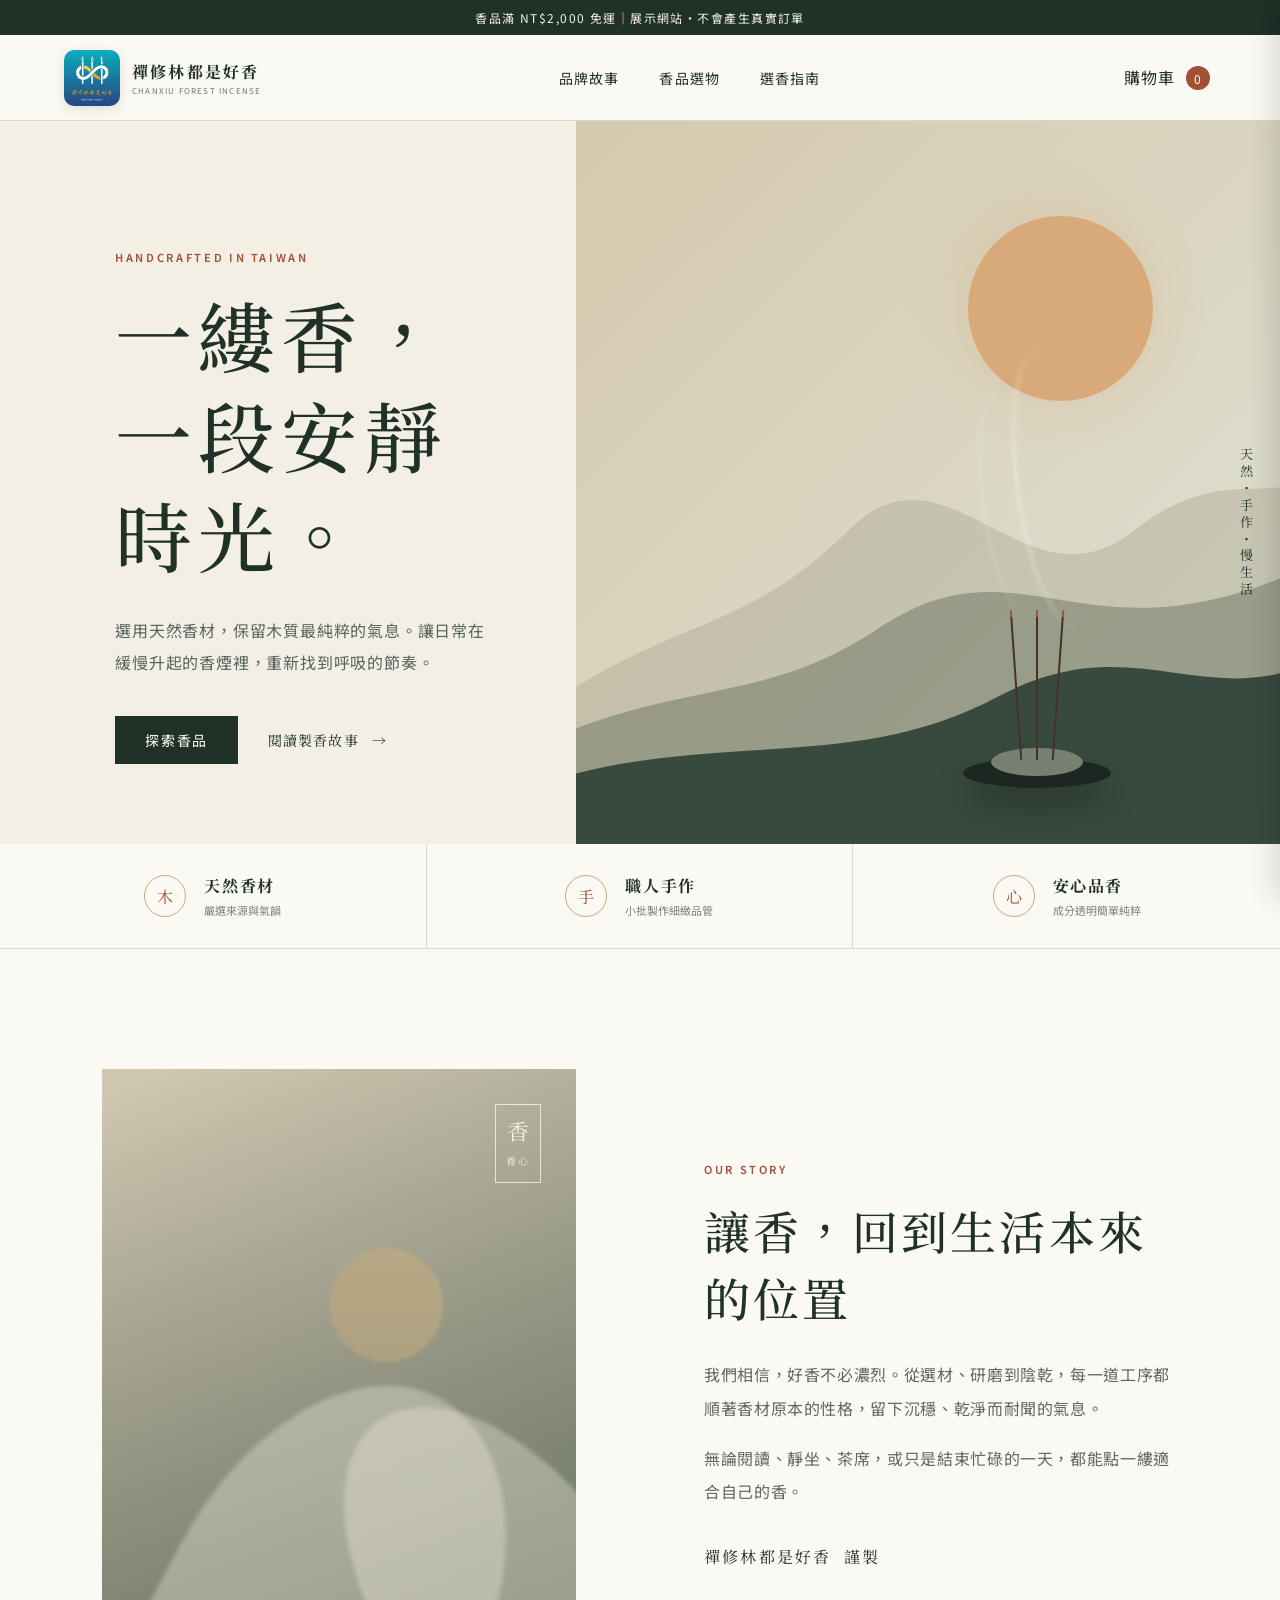
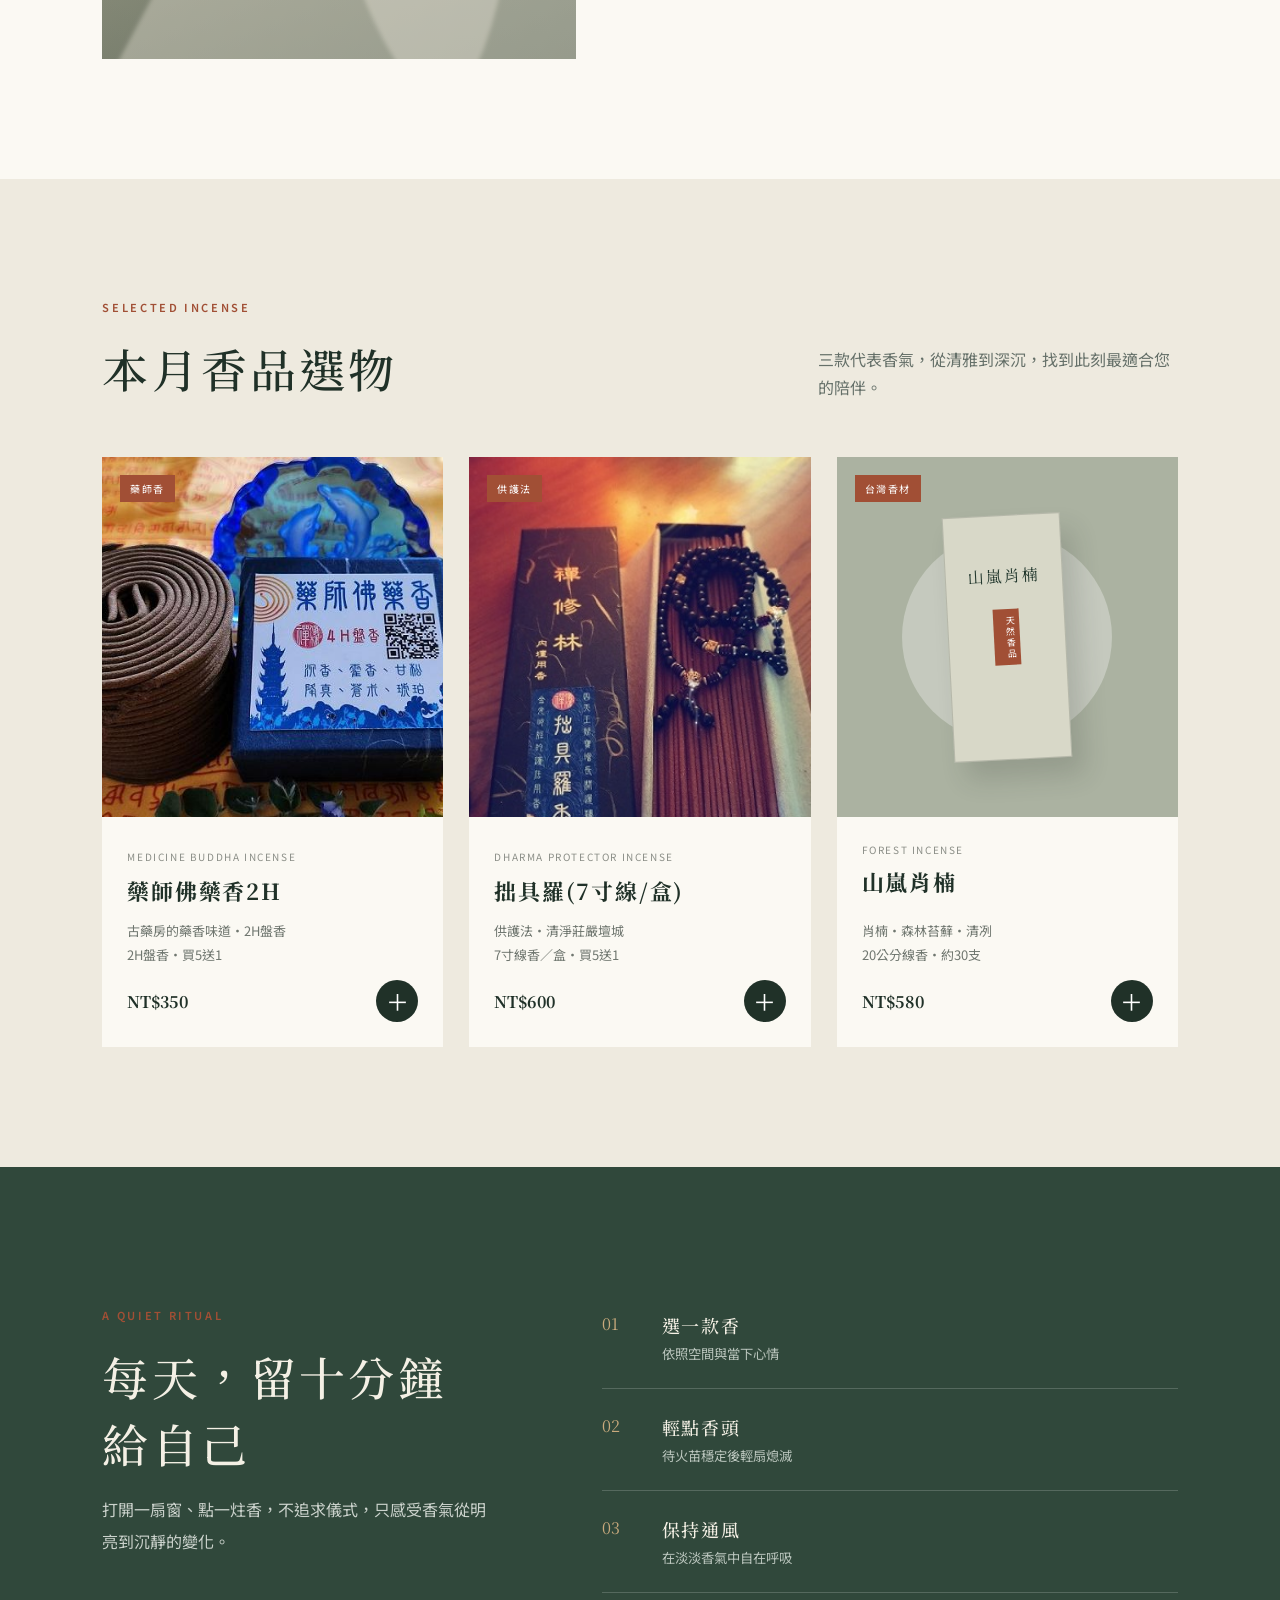
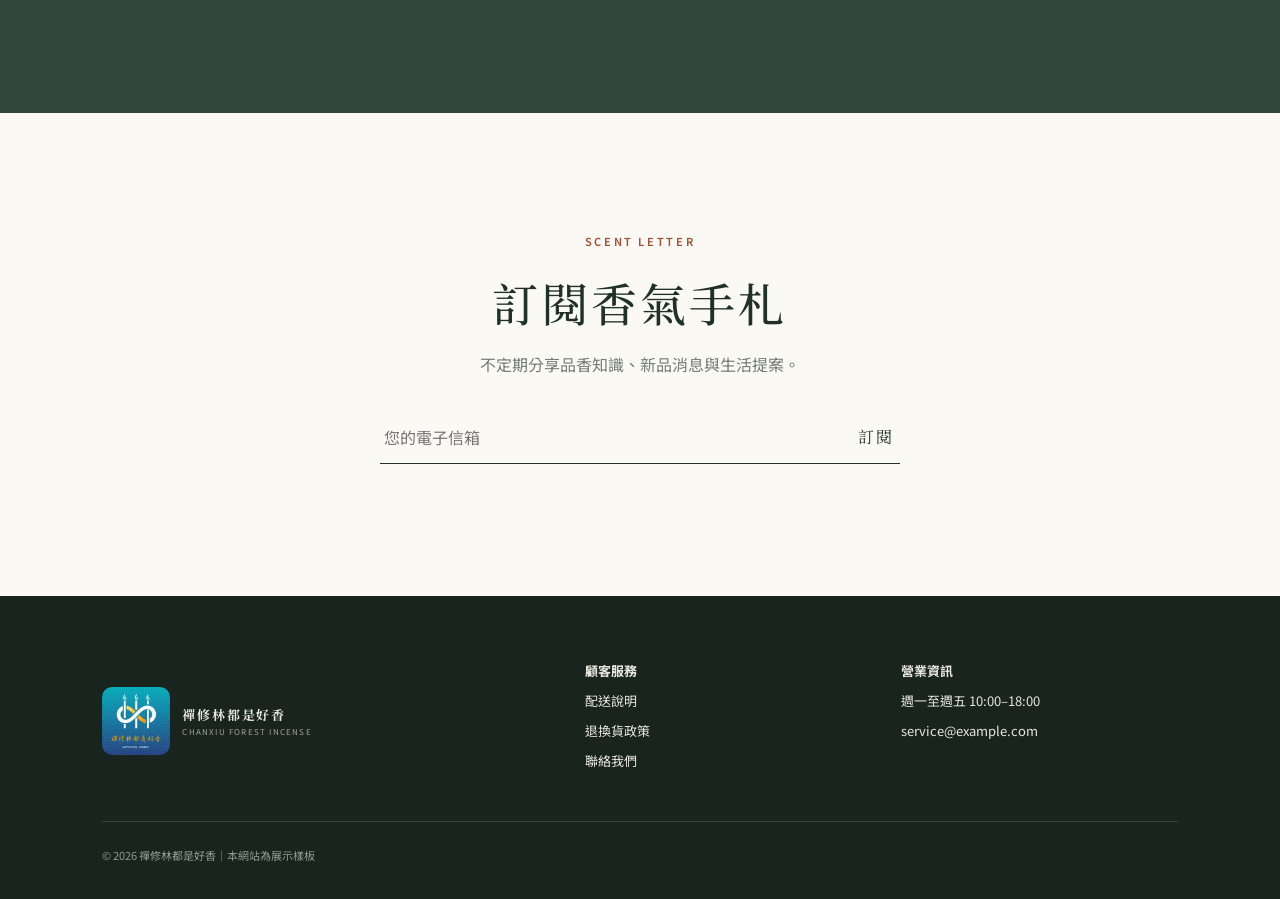
<file: index.html>
<!doctype html>
<html lang="zh-Hant">
<head>
  <meta charset="UTF-8">
  <meta name="viewport" content="width=device-width, initial-scale=1.0">
  <meta name="description" content="禪修林都是好香｜天然香品展示網站">
  <title>禪修林都是好香｜一縷香，一段安靜時光</title>
  <link data-brand-favicon rel="icon" href="images/chanxiulin-logo.jpg?v=20260916-9" type="image/jpeg">
  <link rel="preconnect" href="https://fonts.googleapis.com">
  <link rel="preconnect" href="https://fonts.gstatic.com" crossorigin>
  <link href="https://fonts.googleapis.com/css2?family=Noto+Serif+TC:wght@400;500;600;700&family=Noto+Sans+TC:wght@400;500;600&display=swap" rel="stylesheet">
  <link rel="stylesheet" href="styles.css?v=20260916-10">
</head>
<body>
  <div class="announcement">香品滿 NT$2,000 免運｜展示網站・不會產生真實訂單</div>
  <header class="site-header" id="top">
    <a class="brand" href="#top" aria-label="禪修林都是好香首頁">
      <img class="brand-logo" src="images/chanxiulin-logo.jpg?v=20260916-9" alt="禪修林都是好香 Logo">
      <span><strong>禪修林都是好香</strong><small>CHANXIU FOREST INCENSE</small></span>
    </a>
    <nav aria-label="主要選單">
      <a href="#story">品牌故事</a>
      <a href="#products">香品選物</a>
      <a href="#guide">選香指南</a>
    </nav>
    <button class="cart-button" id="openCart" type="button" aria-label="開啟購物車">
      購物車 <span id="cartCount">0</span>
    </button>
  </header>

  <main>
    <section class="hero">
      <div class="hero-copy reveal">
        <p class="eyebrow">HANDCRAFTED IN TAIWAN</p>
        <h1>一縷香，<br>一段安靜時光。</h1>
        <p class="hero-intro">選用天然香材，保留木質最純粹的氣息。讓日常在緩慢升起的香煙裡，重新找到呼吸的節奏。</p>
        <div class="hero-actions">
          <a class="primary-button" href="#products">探索香品</a>
          <a class="text-link" href="#story">閱讀製香故事 <span>→</span></a>
        </div>
      </div>
      <div class="hero-art reveal" aria-label="線香與山嵐意象插畫">
        <div class="sun"></div>
        <svg class="mountains" viewBox="0 0 800 560" role="img" aria-hidden="true">
          <path d="M0 430 C130 330, 210 350, 320 240 C420 140, 500 330, 610 240 C700 170, 750 220, 800 180 L800 560 L0 560Z" fill="#9d9b83" opacity=".35"/>
          <path d="M0 460 C150 390, 230 420, 350 340 C500 240, 560 390, 800 270 L800 560 L0 560Z" fill="#5f6a58" opacity=".45"/>
          <path d="M0 500 C180 440, 320 490, 470 410 C610 335, 680 430, 800 370 L800 560 L0 560Z" fill="#24372f" opacity=".82"/>
        </svg>
        <div class="incense-holder"><i></i><i></i><i></i></div>
        <div class="smoke smoke-one"></div>
        <div class="smoke smoke-two"></div>
        <p class="vertical-note">天然・手作・慢生活</p>
      </div>
    </section>

    <section class="trust-row" aria-label="品牌特色">
      <div><span>木</span><p><strong>天然香材</strong><small>嚴選來源與氣韻</small></p></div>
      <div><span>手</span><p><strong>職人手作</strong><small>小批製作細緻品管</small></p></div>
      <div><span>心</span><p><strong>安心品香</strong><small>成分透明簡單純粹</small></p></div>
    </section>

    <section class="story section" id="story">
      <div class="story-image reveal">
        <div class="story-seal">香<br><small>養心</small></div>
      </div>
      <div class="story-copy reveal">
        <p class="eyebrow">OUR STORY</p>
        <h2>讓香，回到生活本來的位置</h2>
        <p>我們相信，好香不必濃烈。從選材、研磨到陰乾，每一道工序都順著香材原本的性格，留下沉穩、乾淨而耐聞的氣息。</p>
        <p>無論閱讀、靜坐、茶席，或只是結束忙碌的一天，都能點一縷適合自己的香。</p>
        <div class="signature">禪修林都是好香&nbsp;&nbsp;謹製</div>
      </div>
    </section>

    <section class="products section" id="products">
      <div class="section-heading reveal">
        <div><p class="eyebrow">SELECTED INCENSE</p><h2>本月香品選物</h2></div>
        <p>三款代表香氣，從清雅到深沉，找到此刻最適合您的陪伴。</p>
      </div>
      <div class="product-grid" id="productGrid"></div>
    </section>

    <section class="ritual section" id="guide">
      <div class="ritual-copy reveal">
        <p class="eyebrow">A QUIET RITUAL</p>
        <h2>每天，留十分鐘給自己</h2>
        <p>打開一扇窗、點一炷香，不追求儀式，只感受香氣從明亮到沉靜的變化。</p>
      </div>
      <ol class="ritual-steps reveal">
        <li><span>01</span><strong>選一款香</strong><small>依照空間與當下心情</small></li>
        <li><span>02</span><strong>輕點香頭</strong><small>待火苗穩定後輕扇熄滅</small></li>
        <li><span>03</span><strong>保持通風</strong><small>在淡淡香氣中自在呼吸</small></li>
      </ol>
    </section>

    <section class="newsletter section reveal">
      <p class="eyebrow">SCENT LETTER</p>
      <h2>訂閱香氣手札</h2>
      <p>不定期分享品香知識、新品消息與生活提案。</p>
      <form id="newsletterForm">
        <label class="sr-only" for="email">電子信箱</label>
        <input id="email" type="email" placeholder="您的電子信箱" required>
        <button type="submit">訂閱</button>
      </form>
      <span class="form-message" id="formMessage" aria-live="polite"></span>
    </section>
  </main>

  <footer>
    <div class="brand footer-brand"><img class="brand-logo" src="images/chanxiulin-logo.jpg?v=20260916-9" alt="禪修林都是好香 Logo"><span><strong>禪修林都是好香</strong><small>CHANXIU FOREST INCENSE</small></span></div>
    <div><strong>顧客服務</strong><a href="#">配送說明</a><a href="#">退換貨政策</a><a href="#">聯絡我們</a></div>
    <div><strong>營業資訊</strong><p>週一至週五 10:00–18:00</p><p>service@example.com</p></div>
    <p class="copyright">© 2026 禪修林都是好香｜本網站為展示樣板</p>
  </footer>

  <div class="overlay" id="overlay" hidden></div>
  <aside class="cart-drawer" id="cartDrawer" aria-hidden="true" aria-labelledby="cartTitle">
    <div class="drawer-header"><h2 id="cartTitle">您的購物車</h2><button id="closeCart" type="button" aria-label="關閉購物車">×</button></div>
    <div class="cart-items" id="cartItems"></div>
    <div class="cart-empty" id="cartEmpty"><span>香</span><p>購物車目前是空的</p><a href="#products" id="continueShopping">開始選香</a></div>
    <div class="cart-summary" id="cartSummary" hidden>
      <div><span>小計</span><strong id="cartTotal">NT$0</strong></div>
      <p>運費與折扣將於下一步計算</p>
      <button type="button" id="checkoutButton">前往模擬結帳</button>
    </div>
  </aside>

  <div class="toast" id="toast" role="status" aria-live="polite"></div>
  <script src="app.js?v=20260916-10"></script>
  <script src="product-fix.js?v=20260916-10"></script>
  <script src="brand.js?v=20260916-9"></script>
</body>
</html>
</file>
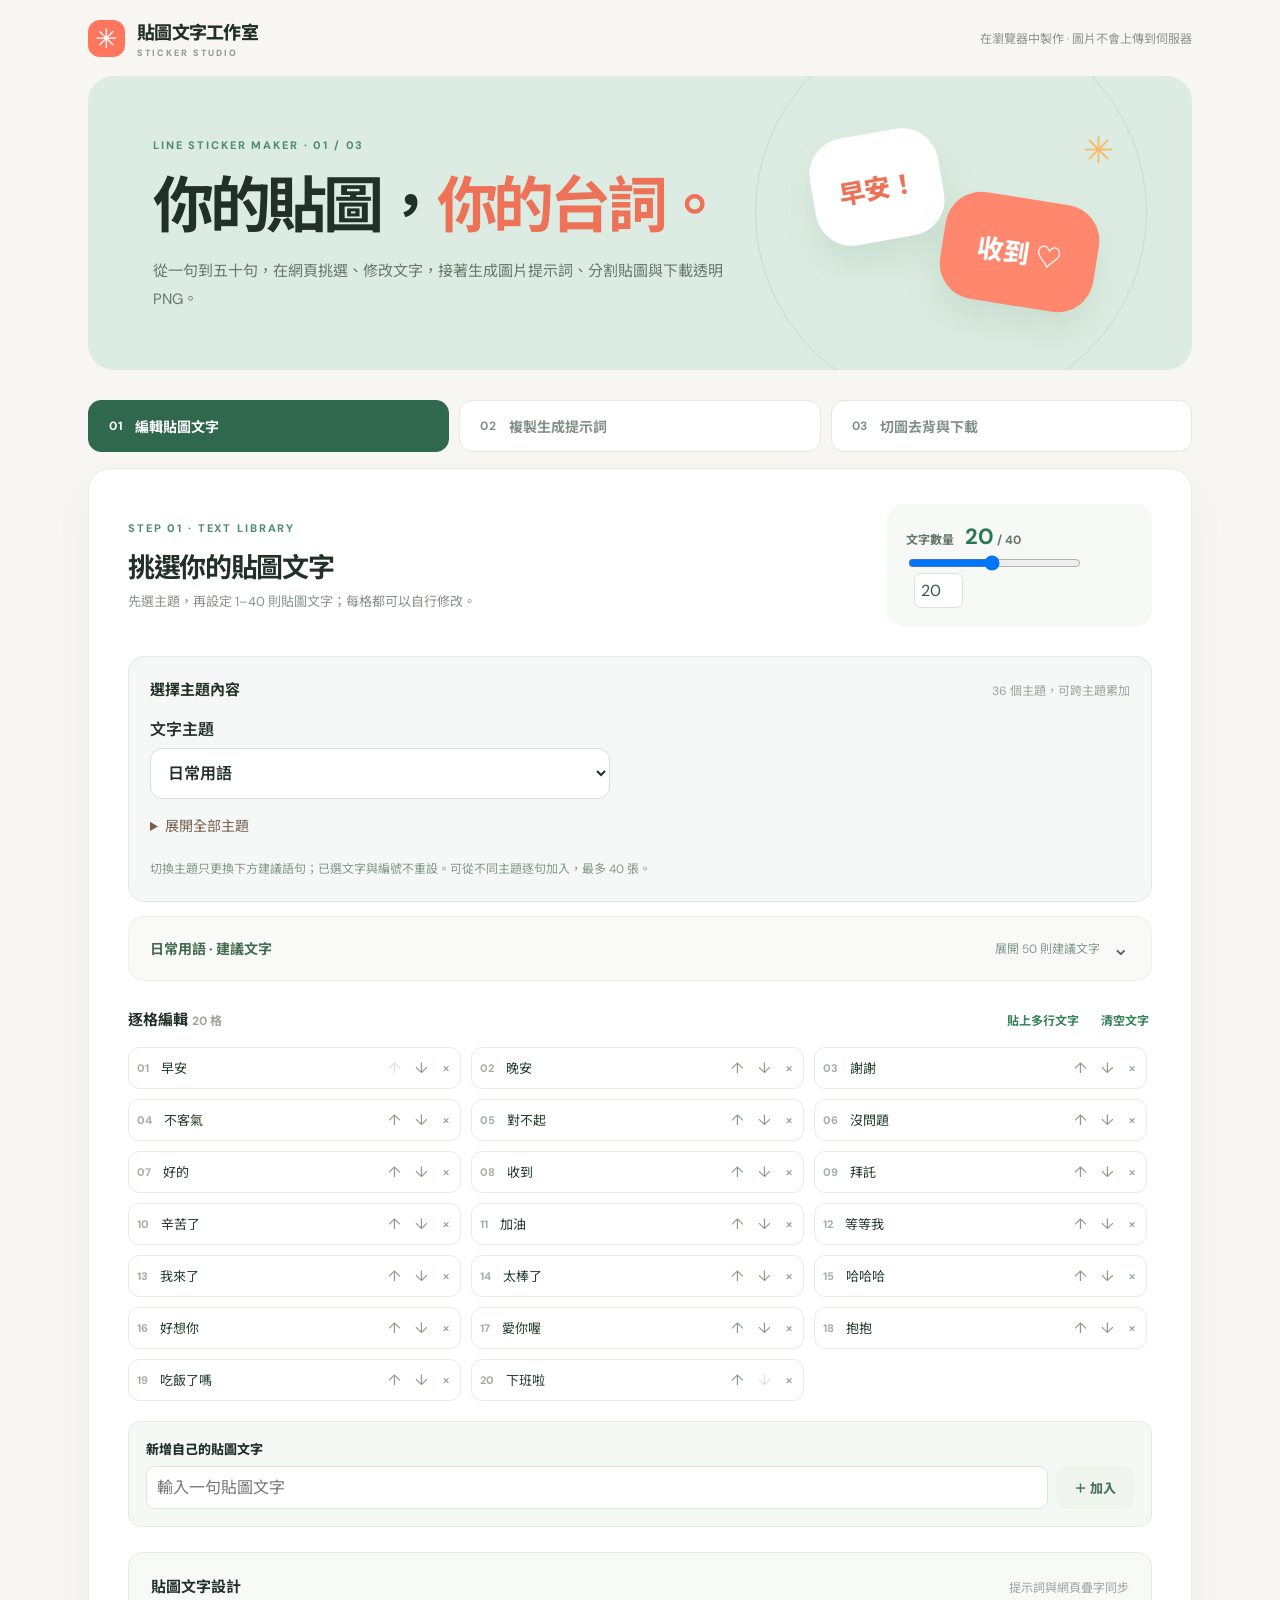
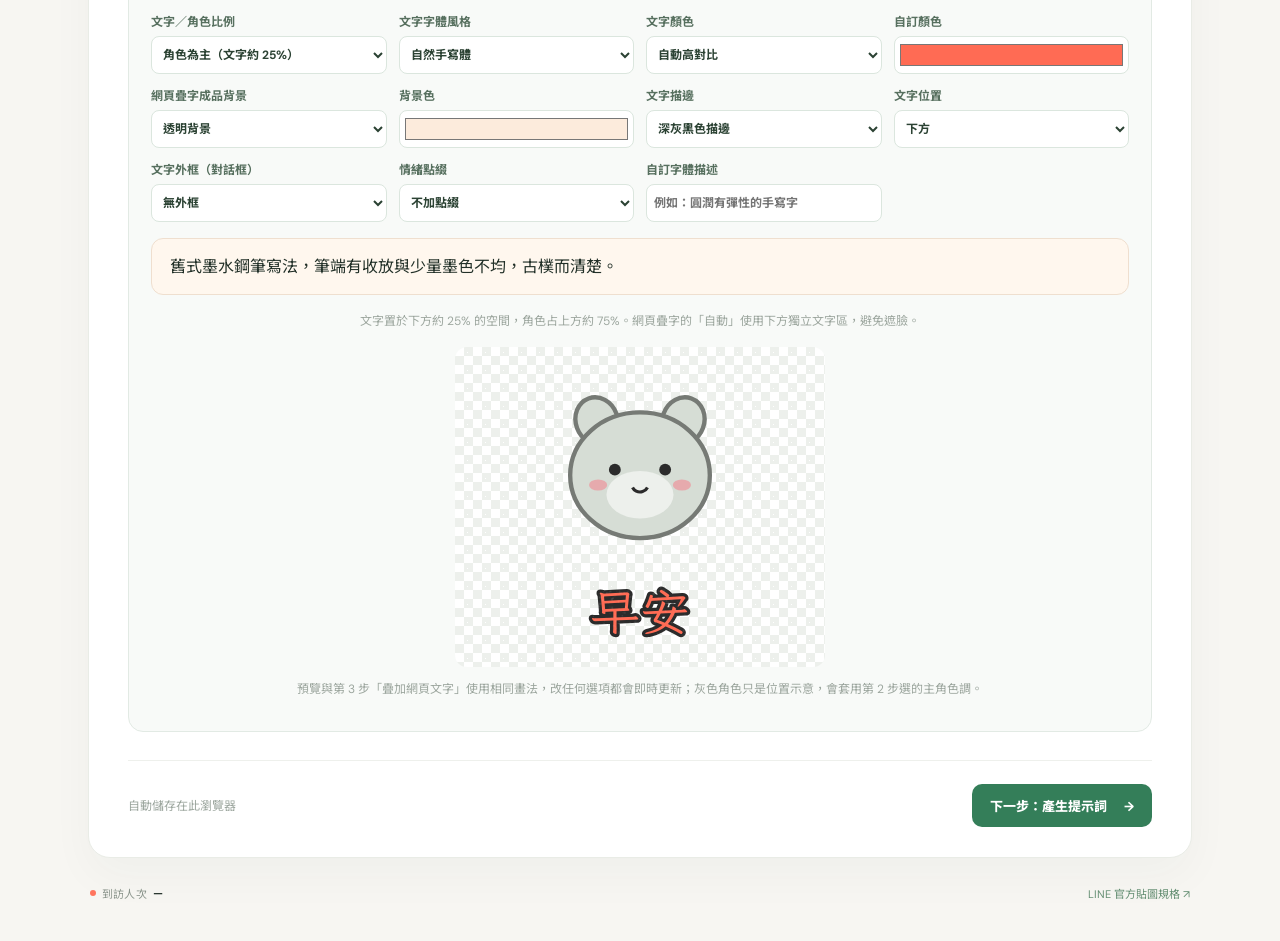
<file: line-sticker-studio/index.html>
<!doctype html>
<html lang="zh-Hant">
<head>
  <meta charset="utf-8">
  <meta name="viewport" content="width=device-width,initial-scale=1">
  <meta name="theme-color" content="#f7f6f2">
  <meta name="description" content="自訂 1–40 則 LINE 貼圖文字，生成分批提示詞，分割純綠幕合圖並下載透明 PNG。">
  <title>貼圖文字工作室｜自訂 1–40 則文字</title>
  <link rel="stylesheet" href="style.css?v=20261105-copyall">
  <script defer src="categories.js?v=20261101-themes8"></script>
  <script defer src="cut-core.js?v=20261104-grid58"></script>
  <script defer src="studio-options.js?v=20261105-textfx"></script>
  <script defer src="text-render.js?v=20261105-textfx"></script>
  <script defer src="app.js?v=20261105-copyall"></script>
  <link rel="stylesheet" href="splitter.css?v=20261030-options1">
  <script defer src="splitter.js?v=20261104-max40"></script>
  <script defer src="visit-counter.js?v=20261101-visits1"></script>
</head>
<body>
  <header class="topbar"><div class="brand"><span class="brandmark">✳</span><span>貼圖文字工作室 <small>STICKER STUDIO</small></span></div><span class="topnote">在瀏覽器中製作 · 圖片不會上傳到伺服器</span></header>
  <main>
    <section class="hero"><div><span class="eyebrow">LINE STICKER MAKER · 01 / 03</span><h1>你的貼圖，<em>你的台詞。</em></h1><p>從一句到五十句，在網頁挑選、修改文字，接著生成圖片提示詞、分割貼圖與下載透明 PNG。</p></div><div class="hero-art" aria-hidden="true"><span class="bubble a">早安！</span><span class="bubble b">收到 ♡</span><span class="spark">✳</span></div></section>
    <div class="steps"><button class="step active" data-step="1"><b>01</b><span>編輯貼圖文字</span></button><button class="step" data-step="2"><b>02</b><span>複製生成提示詞</span></button><button class="step" data-step="3"><b>03</b><span>切圖去背與下載</span></button></div>
    <section class="panel" id="step1">
      <div class="section-head"><div><span class="eyebrow">STEP 01 · TEXT LIBRARY</span><h2>挑選你的貼圖文字</h2><p>先選主題，再設定 1–40 則貼圖文字；每格都可以自行修改。</p></div><div class="count-control"><label for="count">文字數量 <strong id="countValue">20</strong> / 40</label><input id="count" type="range" min="1" max="40" value="20"><input id="countNumber" type="number" min="1" max="40" value="20" aria-label="文字數量，1 至 40"></div></div>
      <div class="category-wrap"><div class="minor-head"><h3>選擇主題內容</h3><span id="themeCount"></span></div><label class="theme-select">文字主題<select id="themeSelect" aria-label="文字主題"></select></label><details class="all-themes"><summary>展開全部主題</summary><div id="categories" class="categories" role="group" aria-label="貼圖文字主題"></div></details><p class="category-note">切換主題只更換下方建議語句；已選文字與編號不重設。可從不同主題逐句加入，最多 40 張。</p></div>
      <details class="preset-wrap"><summary><strong id="categoryName">日常用語 · 建議文字</strong><span id="themePhraseCount">展開建議文字</span></summary><p class="preset-note">搜尋並挑選語句；點選已選文字可取消。點選欄位再點語句，可取代該格。</p><input id="presetSearch" type="search" placeholder="搜尋文字，例如：謝謝、下班、正念" aria-label="搜尋建議文字"><div class="preset-filters"><label><input id="hideUsed" type="checkbox"> 隱藏已使用</label><label><input id="avoidDupes" type="checkbox" checked> 避免重複</label><button type="button" class="text-button" id="autoFill">自動填滿空格</button></div><div class="theme-add"><label for="themeAddCount">從此主題累加 <input id="themeAddCount" type="number" min="1" max="40" value="5"> 句</label><button type="button" class="secondary" id="addTheme">加入未使用語句</button><small>略過重複文字，接續目前編號；上限 40 張。</small></div><p id="presetMatch" class="muted"></p><div id="presets" class="presets"></div></details>
      <div class="minor-head editor-head"><h3>逐格編輯 <span id="editorCount"></span></h3><div class="editor-actions"><button class="text-button" id="pasteList">貼上多行文字</button><button class="text-button" id="clearAll">清空文字</button></div></div>
      <div id="editors" class="editors"></div><div class="custom-phrase"><label for="customPhrase">新增自己的貼圖文字</label><div><input id="customPhrase" type="text" maxlength="30" placeholder="輸入一句貼圖文字"><button type="button" class="secondary" id="addPhrase">＋ 加入</button></div></div>
      <section class="text-design" aria-labelledby="designTitle"><div class="minor-head"><h3 id="designTitle">貼圖文字設計</h3><span>提示詞與網頁疊字同步</span></div><div class="design-controls"><label>文字／角色比例<select id="textRatio"><option value="25">角色為主（文字約 25%）</option><option value="40">均衡配置（文字約 40%）</option><option value="55">文字醒目（文字約 55%）</option><option value="70">大字主角（文字約 70%）</option></select></label><label>文字字體風格<select id="fontStyle"><option value="bold">粗黑體</option><option value="round">圓體</option><option value="bubble">可愛泡泡字</option><option value="natural">自然手寫體</option><option value="marker">毛筆字</option><option value="retro">復古印刷字</option><option value="pixel">像素字</option><option value="upright">立體字</option><option value="street">街頭塗鴉字</option><option value="custom">自訂字體風格</option></select></label><label>文字顏色<select id="fontColorPreset"><option value="auto">自動高對比</option><option value="#000000">純黑</option><option value="#ffffff">純白</option><option value="#243c6b">深棕藍</option><option value="#7544a2">品牌紫</option><option value="#ef454f">活力紅</option><option value="#eb70ac">櫻花粉</option><option value="#e6a42a">亮橘黃</option><option value="#318dcc">天空藍</option><option value="#36a56b">草綠</option><option value="custom">自訂顏色</option></select></label><label>自訂顏色<input id="customFontColor" type="color" value="#ff6b54"></label><label>網頁疊字成品背景<select id="designBackground"><option value="transparent">透明背景</option><option value="solid">純色背景</option></select></label><label>背景色<input id="designBgColor" type="color" value="#fcebdc"></label><label>文字描邊<select id="textStroke"><option value="auto">自動對比描邊</option><option value="white">白色描邊</option><option value="black">黑色描邊</option><option value="none">不描邊</option></select></label><label>文字位置<select id="textPosition"></select></label><label>文字外框（對話框）<select id="textFrame"></select></label><label>情緒點綴<select id="textDecor"></select></label><label>自訂字體描述<input id="customFont" type="text" maxlength="80" placeholder="例如：圓潤有彈性的手寫字"></label></div><p id="fontDescription" class="font-description"></p><p id="positionDescription" class="muted"></p><div class="design-preview" id="designPreview" aria-live="polite"><span>早安！</span></div><p class="muted">預覽與第 3 步「疊加網頁文字」使用相同畫法，改任何選項都會即時更新；灰色角色只是位置示意，會套用第 2 步選的主角色調。</p></section>
      <div class="panel-footer"><span id="saveNote" class="muted">自動儲存在此瀏覽器</span><button class="primary" id="toStep2">下一步：產生提示詞 <span>→</span></button></div>
    </section>
    <section class="panel hidden" id="step2">
      <div class="section-head"><div><span class="eyebrow">STEP 02 · AI IMAGE PROMPTS</span><h2>分批生成貼圖大圖</h2><p>可選每批 16 格（4 × 4）、20 格（5 × 4）或 24 格（6 × 4），自動分批；請依生圖工具能輸出的比例選擇，比例不合容易切到最下面一列；逐批複製提示詞給你的生圖工具。</p></div><div class="pill" id="batchCount"></div></div>
      <div class="hint"><button type="button" class="secondary" id="catExample">套用虎斑貓 16 張範例</button><p>會取代目前文字與角色設定，套用韓系Q版、柔和粉嫩、4 × 4、透明 PNG 及 16 句招呼語。</p></div><fieldset class="character-source"><legend>角色來源</legend><label>角色參照方式<select id="characterSource"><option value="custom">無母圖：依文字描述生成角色</option><option value="reference">有母圖：保留角色特徵，套用選定畫風</option><option value="reference-style">有母圖：連同人物畫風一起沿用</option></select></label><p id="referenceStyleNote" class="muted" hidden>沿用參考圖的人物畫風與配色；下方畫風及配色設定暫不套用，切換回其他方式會保留原選擇。</p><div id="referenceControls" hidden><label class="reference-upload">選擇角色參考圖 <input id="referenceFile" type="file" accept="image/png,image/jpeg,image/webp"></label><div id="referencePreview" class="reference-preview" hidden><img id="referenceThumb" alt="已選角色參考圖"><span id="referenceName"></span><button type="button" id="referenceRemove" class="text-button">移除圖片</button></div><p class="muted">圖片只在瀏覽器預覽；複製提示詞後，請把同一張圖一起上傳給生圖工具。重新整理後須重新選圖。</p></div><div id="customControls"><label for="character">角色描述</label><input id="character" placeholder="例：穿橘色圍裙的黑白邊牧" value="可愛的黑白邊牧"></div><div id="toneControls" class="tone-controls"><label for="characterColor">主角色調</label><div class="tone-row"><span id="toneSwatch" class="tone-swatch tone-none" aria-hidden="true"></span><select id="characterColor"></select></div><div id="customToneFields" class="tone-custom" hidden><label>自訂顏色<input id="characterColorCustom" type="color" value="#f7a8a0"></label><label>色調名稱（選填）<input id="characterColorName" type="text" maxlength="20" placeholder="例如：奶茶杏色"></label></div><label id="toneScopeField" class="tone-scope" hidden>有母圖的套用範圍<select id="toneScope"><option value="outfit">只改服裝與配件（保留原本毛色／膚色）</option><option value="whole">角色整體主色（毛色／膚色也換成此色調）</option><option value="accent">只用在小配件點綴（蝴蝶結、圍巾等）</option></select></label><p id="toneNote" class="muted"></p></div></fieldset>
      <div class="settings-grid"><label>畫風<select id="style"><option>韓系Q版</option><option>童趣手繪貼紙風</option><option>可愛 Q 版</option><option>3D 公仔</option><option>清新水彩</option><option>扁平插畫</option><option>照片級寫實</option><option>日系 Chibi</option></select></label><label>插畫配色<select id="palette"><option>柔和粉嫩</option><option>清新自然</option><option>鮮明活潑</option><option>復古暖色</option><option>黑白簡約</option><option>依參考圖配色</option></select></label><label>每批排列<select id="grid"><option value="4x4">4 × 4（16 張／批・1:1，所有生圖工具）</option><option value="5x4">5 × 4（20 張／批・5:4，如 Gemini）</option><option value="6x4">6 × 4（24 張／批・3:2，適合 ChatGPT）</option></select></label><label>生圖背景<select id="promptBackground"><option value="green">純 #00FF00 綠幕</option><option value="transparent">透明背景 PNG</option></select></label><label>文字製作方式<select id="textMode"><option value="ai">讓 AI 畫出文字</option><option value="web">只生成無字角色，稍後在網頁加字</option></select></label></div>
      <div class="hint"><strong>無白邊提示詞：</strong>角色不加白色貼紙外框，保留原有白毛；文字依選項加高對比描邊。生圖背景可選純綠幕或真正透明 PNG；若 AI 輸出棋盤格假透明，請改用綠幕重生。生圖工具可能畫錯中文字；若想在網頁自由修改文字，選「只生成無字角色」，第 3 步開啟「疊加網頁文字」。</div>
      <div class="hint"><strong>切割安全版面：</strong><span id="layoutSpec" aria-live="polite">每格 400 × 400px，四邊各留白 20px，相鄰可見內容至少相距 40px。</span> AI 可能未精準遵守，請在第 3 步依格切割並檢查。另可下載獨立成品重新排列的「20px 間距合圖」，它與生圖母圖尺寸不同。</div>
      <section id="copyAllBox" class="copy-all" hidden aria-labelledby="copyAllTitle"><div class="copy-all-head"><div><strong id="copyAllTitle">一次複製全部提示詞</strong><p>ChatGPT 可以在同一則訊息裡依序生成多張母圖，不用一批一批貼。</p></div><button type="button" class="primary" id="copyAll">複製全部提示詞</button></div><ol class="copy-all-steps"><li>按「複製全部提示詞」，所有批次會合成一段，開頭已寫好「請分別生成每一組」。</li><li>到 ChatGPT 開新對話；有母圖時先上傳角色參考圖（只要傳一次），再貼上提示詞送出。</li><li>ChatGPT 會依序產生每一組母圖。若只出現一張，回覆「請繼續生成第 2 組」。</li><li>下載每張母圖，到第 3 步依順序上傳：第 1 組放第 1 批、第 2 組放第 2 批。</li></ol><p class="muted">每一組的欄列可能不同（例如 6 × 4 加 4 × 4），請確認每張圖的格數與該批一致。如果合併生成的品質不穩，改用下方各批的「複製提示詞」分開生成。</p></section><div id="prompts" class="prompt-list"></div>
      <div class="panel-footer"><button class="secondary" data-back="1">← 返回文字</button><button class="primary" id="toStep3">下一步：上傳貼圖大圖 <span>→</span></button></div>
    </section>
    <section class="panel hidden" id="step3">
      <div class="section-head"><div><span class="eyebrow">STEP 03 · IMAGE WORKSHOP</span><h2>切圖、去背、下載</h2><p>依序上傳符合第 2 步排列與背景設定的合圖。可預覽結果，指定 Main 和 Tab 封面。</p></div><div class="pill" id="imageStatus">尚未上傳</div></div>
      <div id="uploadRows" class="upload-rows"></div>
      <div class="settings-grid processing"><label>綠幕去背容差 <strong id="toleranceValue">42</strong><input id="tolerance" type="range" min="0" max="100" value="42"></label><label>去綠邊強度 <strong id="spillValue">70</strong><input id="spill" type="range" min="0" max="100" value="70"><small>保留白毛；過強可往左調</small></label><label class="check"><input id="overlay" type="checkbox"><span>疊加網頁文字<br><small>請搭配無字圖；原圖已有文字不會自動清除</small></span></label><label>文字顏色<input id="textColor" type="color" value="#ff6b54"></label></div>
      <div class="hint">分割依第 2 步選擇的 4 × 4 或 5 × 4 排列；透明模式保留原始透明度，不做色彩去背；綠幕模式僅去除純綠幕。請確認主體沒有跨格；白色毛髮與白色配件會保留，綠色主體或綠色文字仍可能被去背，請逐張檢查。</div>
      <div class="result-head"><h3>貼圖預覽 <span id="resultCount">0 / 20</span></h3><label class="check"><input id="legacyCover" type="checkbox" checked><span>ZIP 加入 Main / Tab（僅前 20 張可選封面）</span></label></div>
      <div id="results" class="results"><div class="empty">上傳第一批大圖後，在這裡預覽透明貼圖。</div></div>
      <div id="validity" class="validity"></div>
      <div class="panel-footer"><button class="secondary" data-back="2">← 返回提示詞</button><button class="primary" id="download" disabled>下載 ZIP <span>↓</span></button></div>
    </section>
    <footer style="justify-content:flex-end"><a href="https://creator.line.me/zh-hant/guideline/sticker/" target="_blank" rel="noopener noreferrer">LINE 官方貼圖規格 ↗</a></footer>
  </main>
  <dialog id="pasteDialog"><form method="dialog"><h2>貼上多行文字</h2><p>每一行代表一張貼圖，最多取前 40 行。會從第 1 格開始覆蓋。</p><textarea id="bulkText" rows="12" placeholder="早安！&#10;謝謝你&#10;辛苦了"></textarea><div class="dialog-actions"><button value="cancel" class="secondary">取消</button><button id="confirmPaste" value="confirm" class="primary">套用文字</button></div></form></dialog>
  <div id="toast" class="toast" role="status" aria-live="polite"></div>
</body>
</html>
</file>
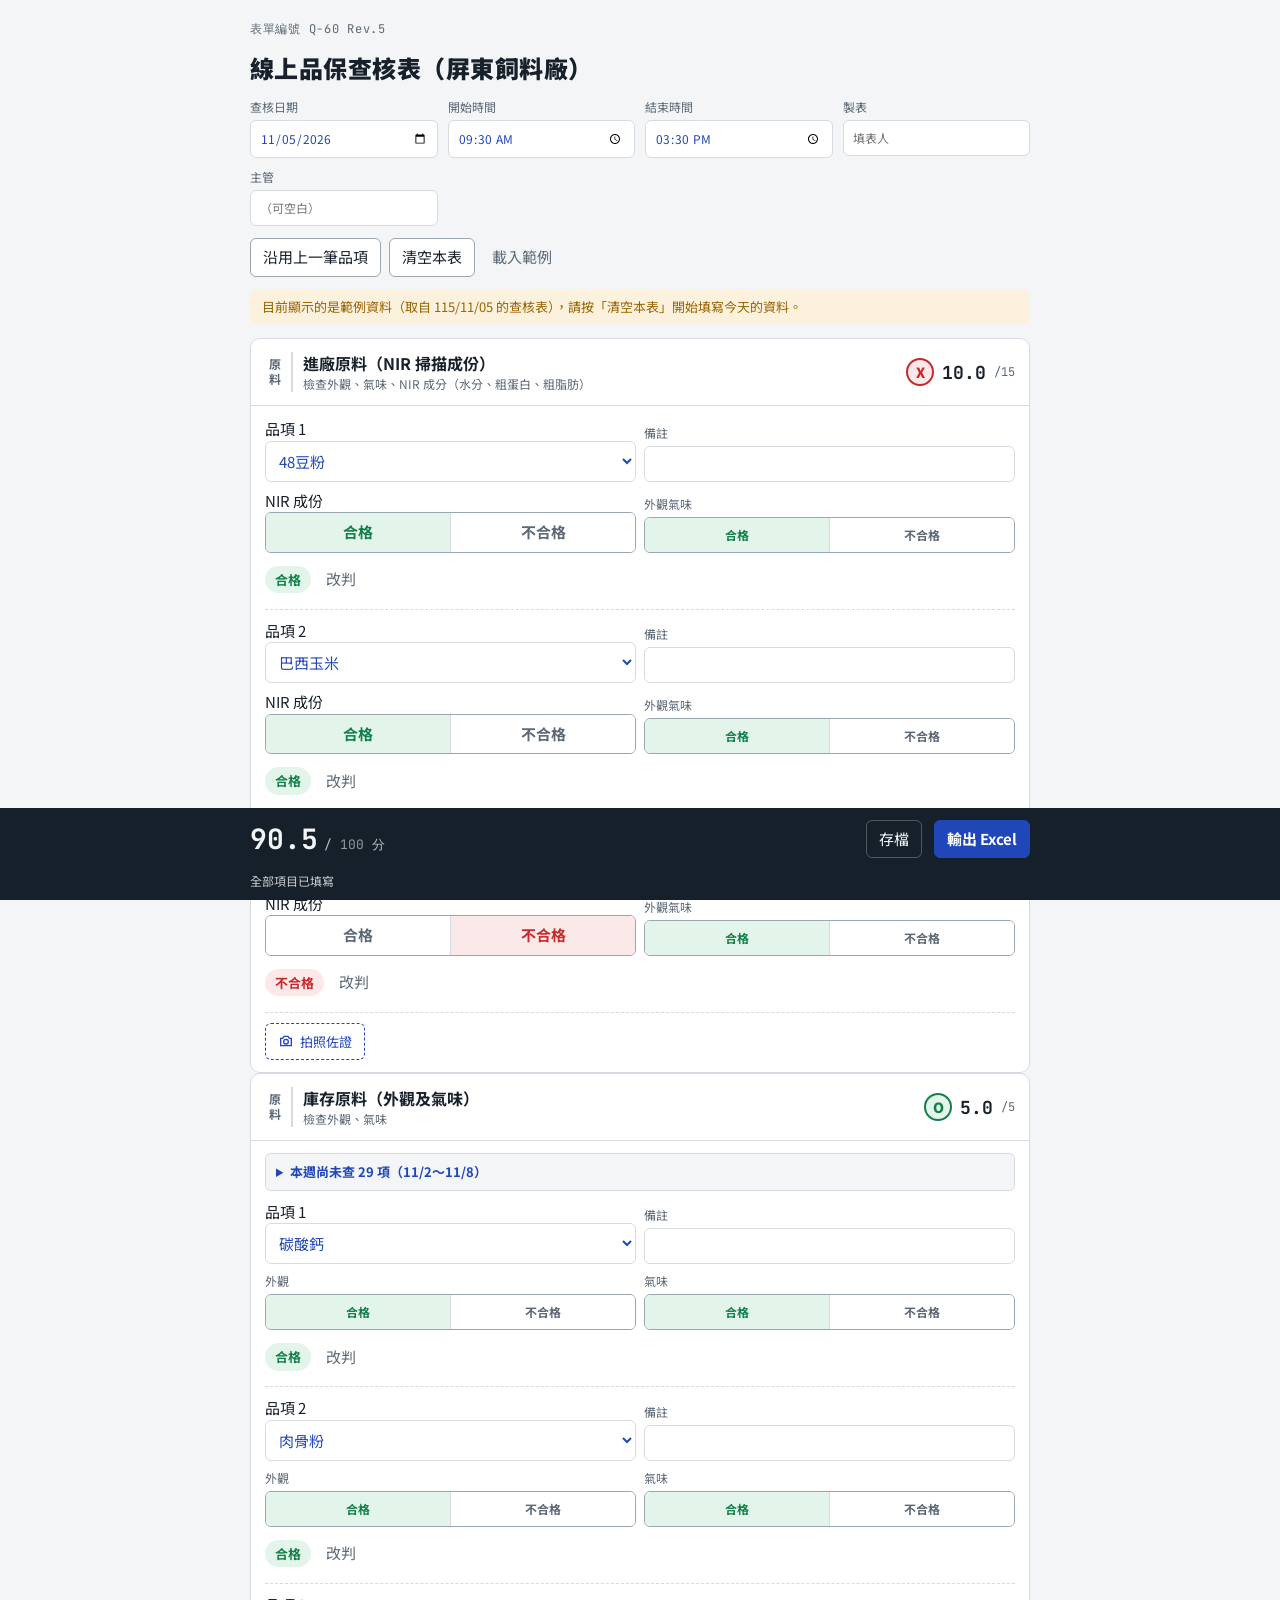
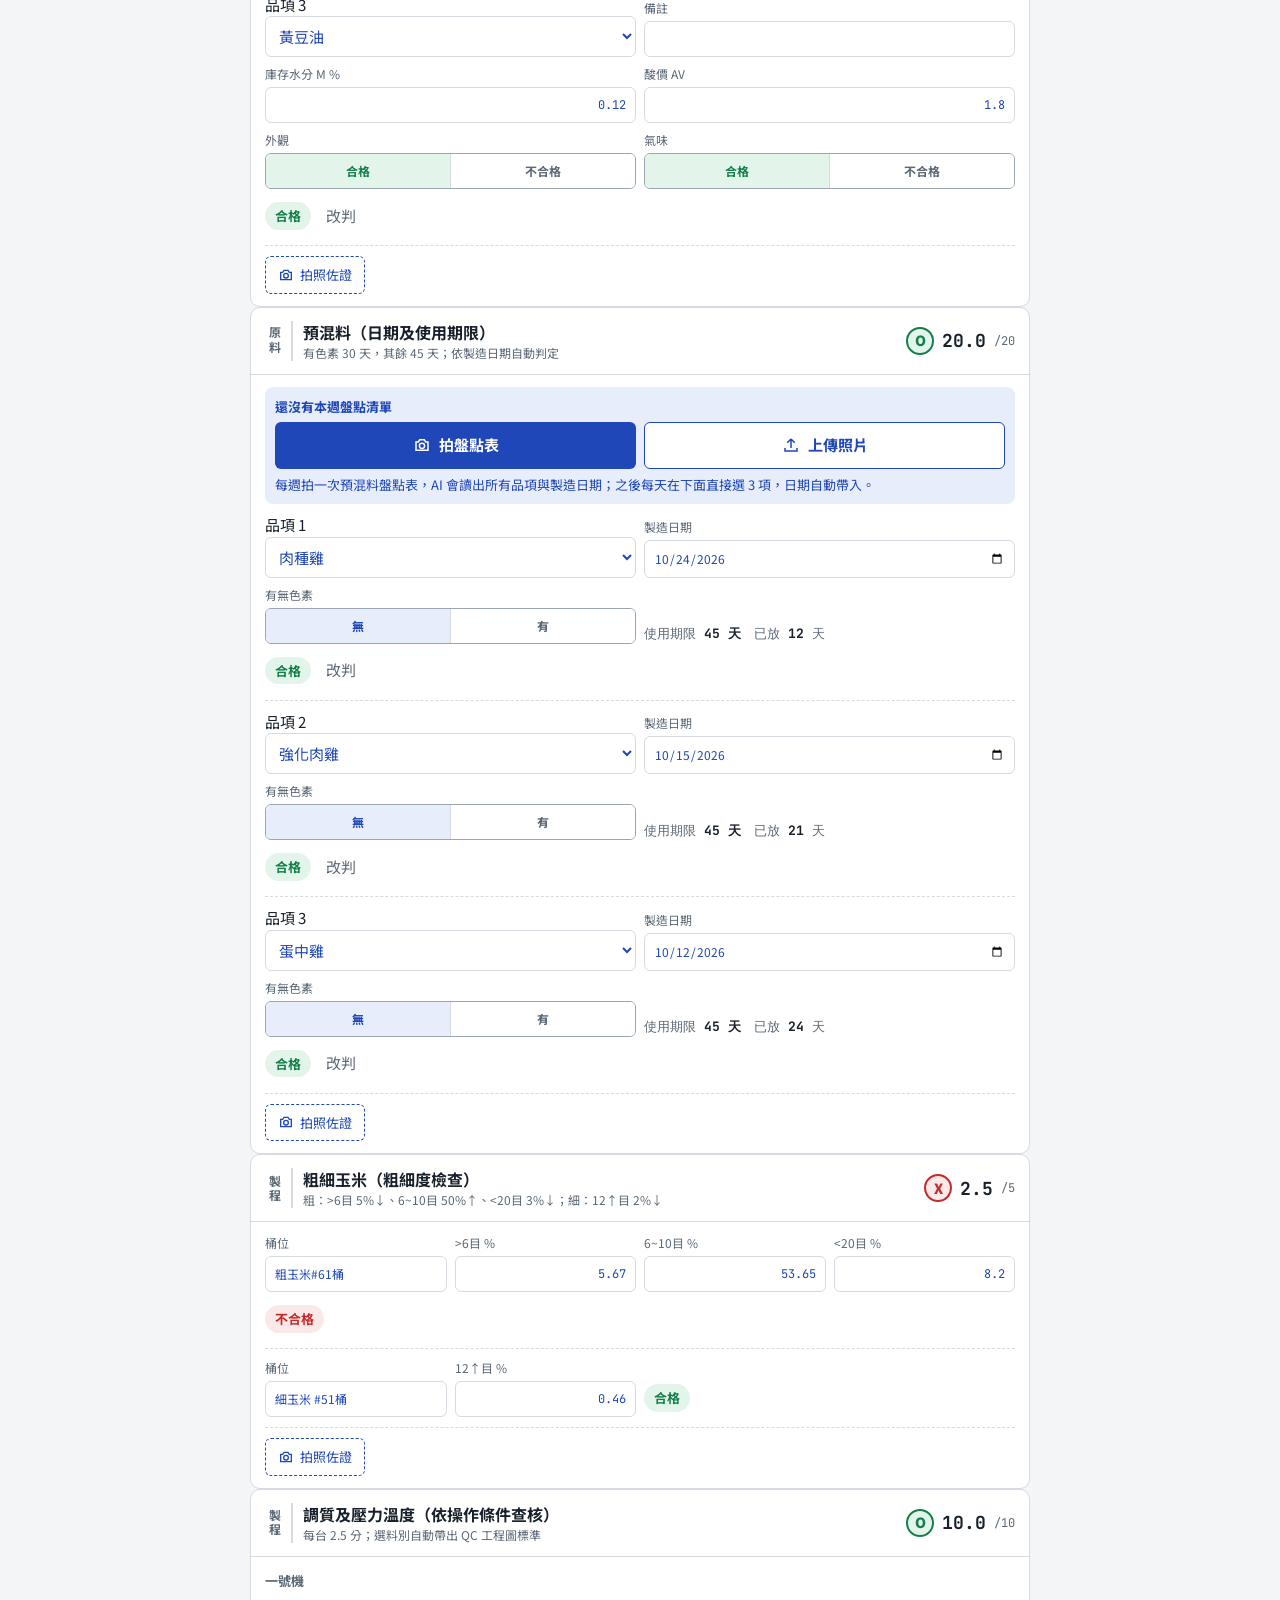
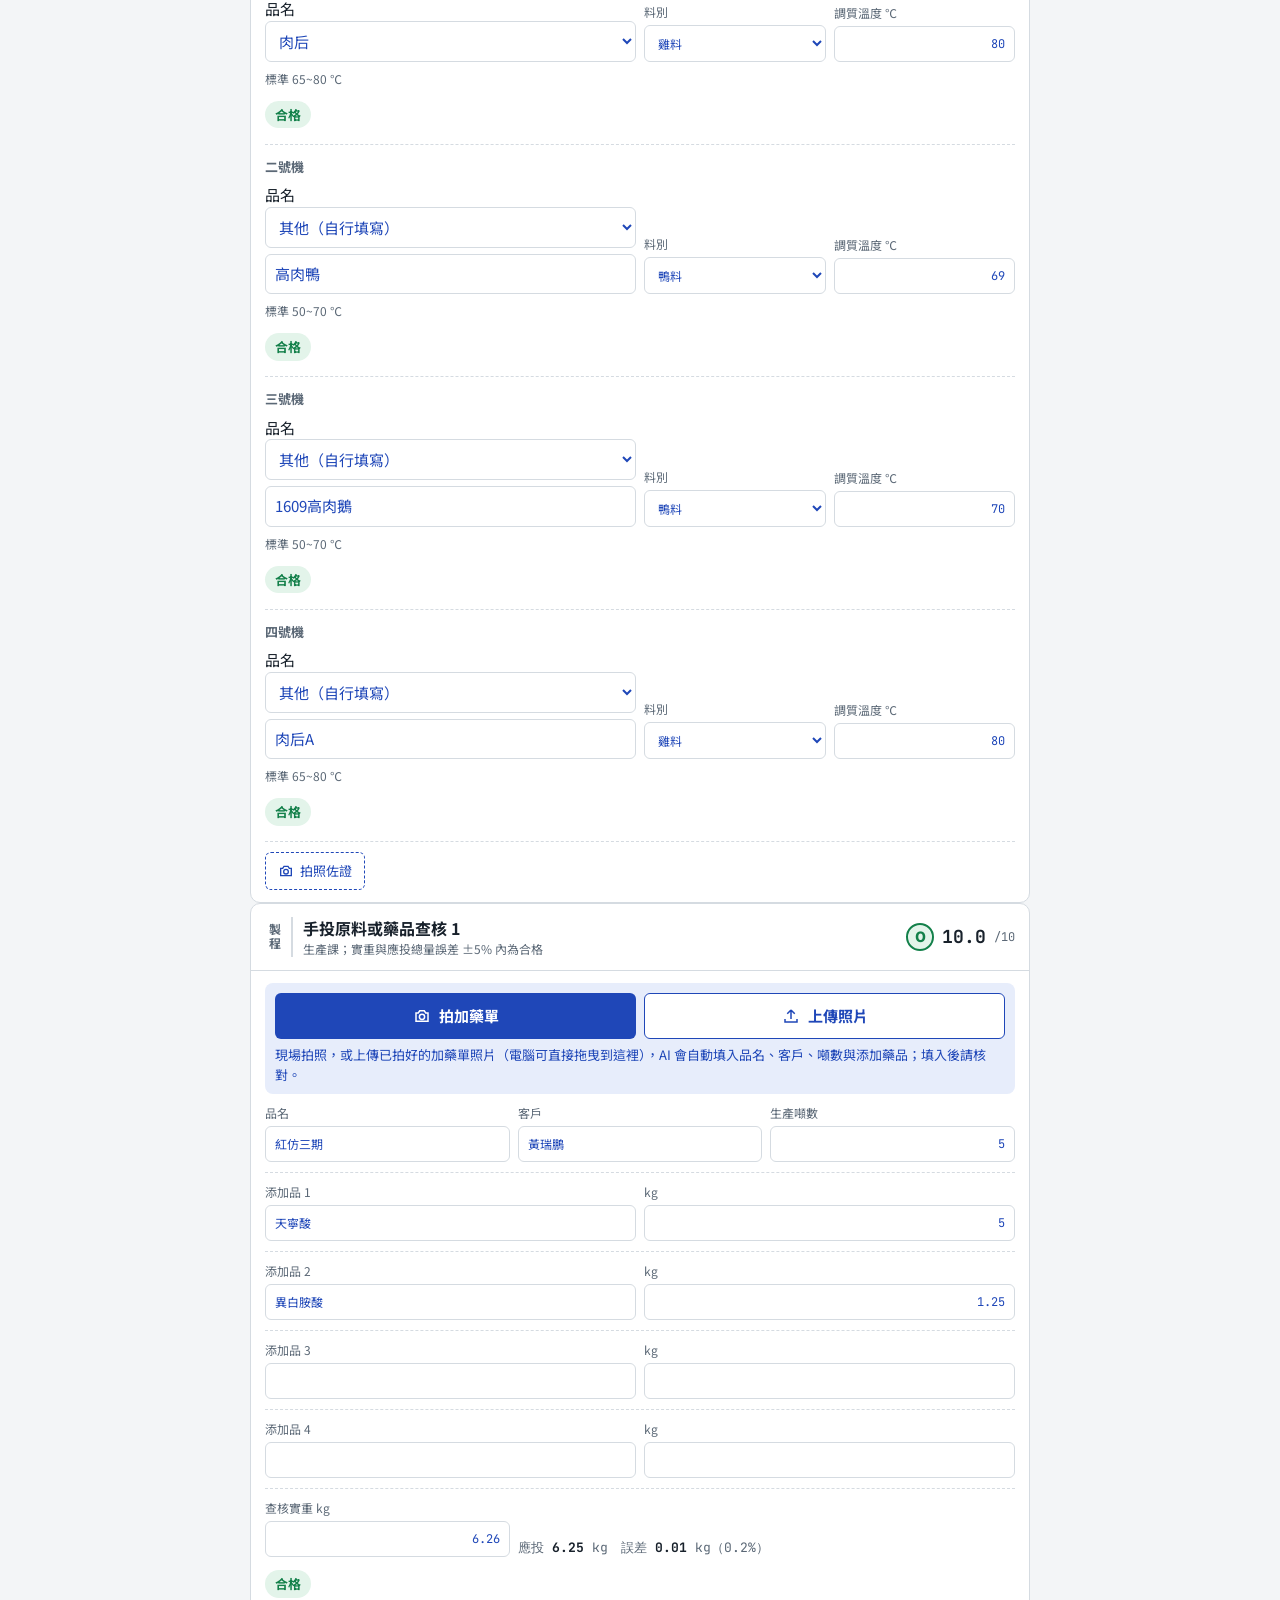
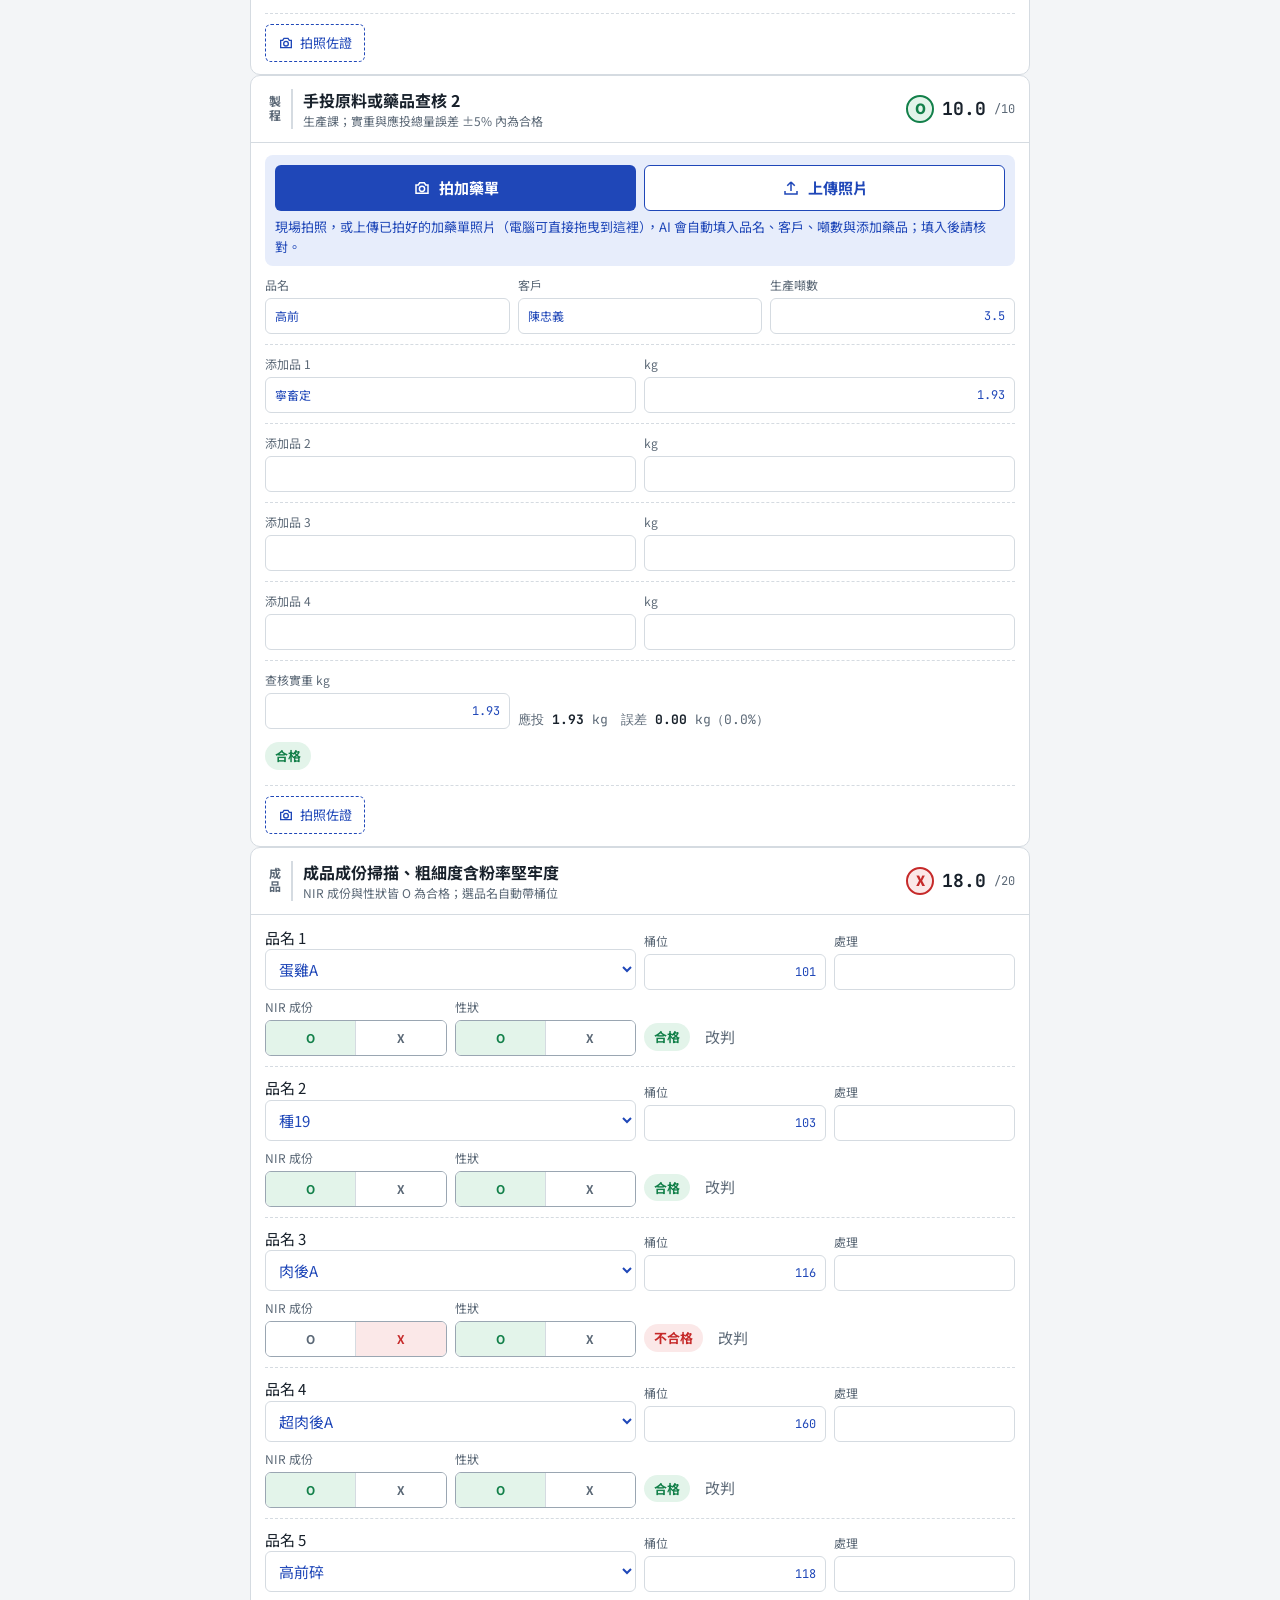
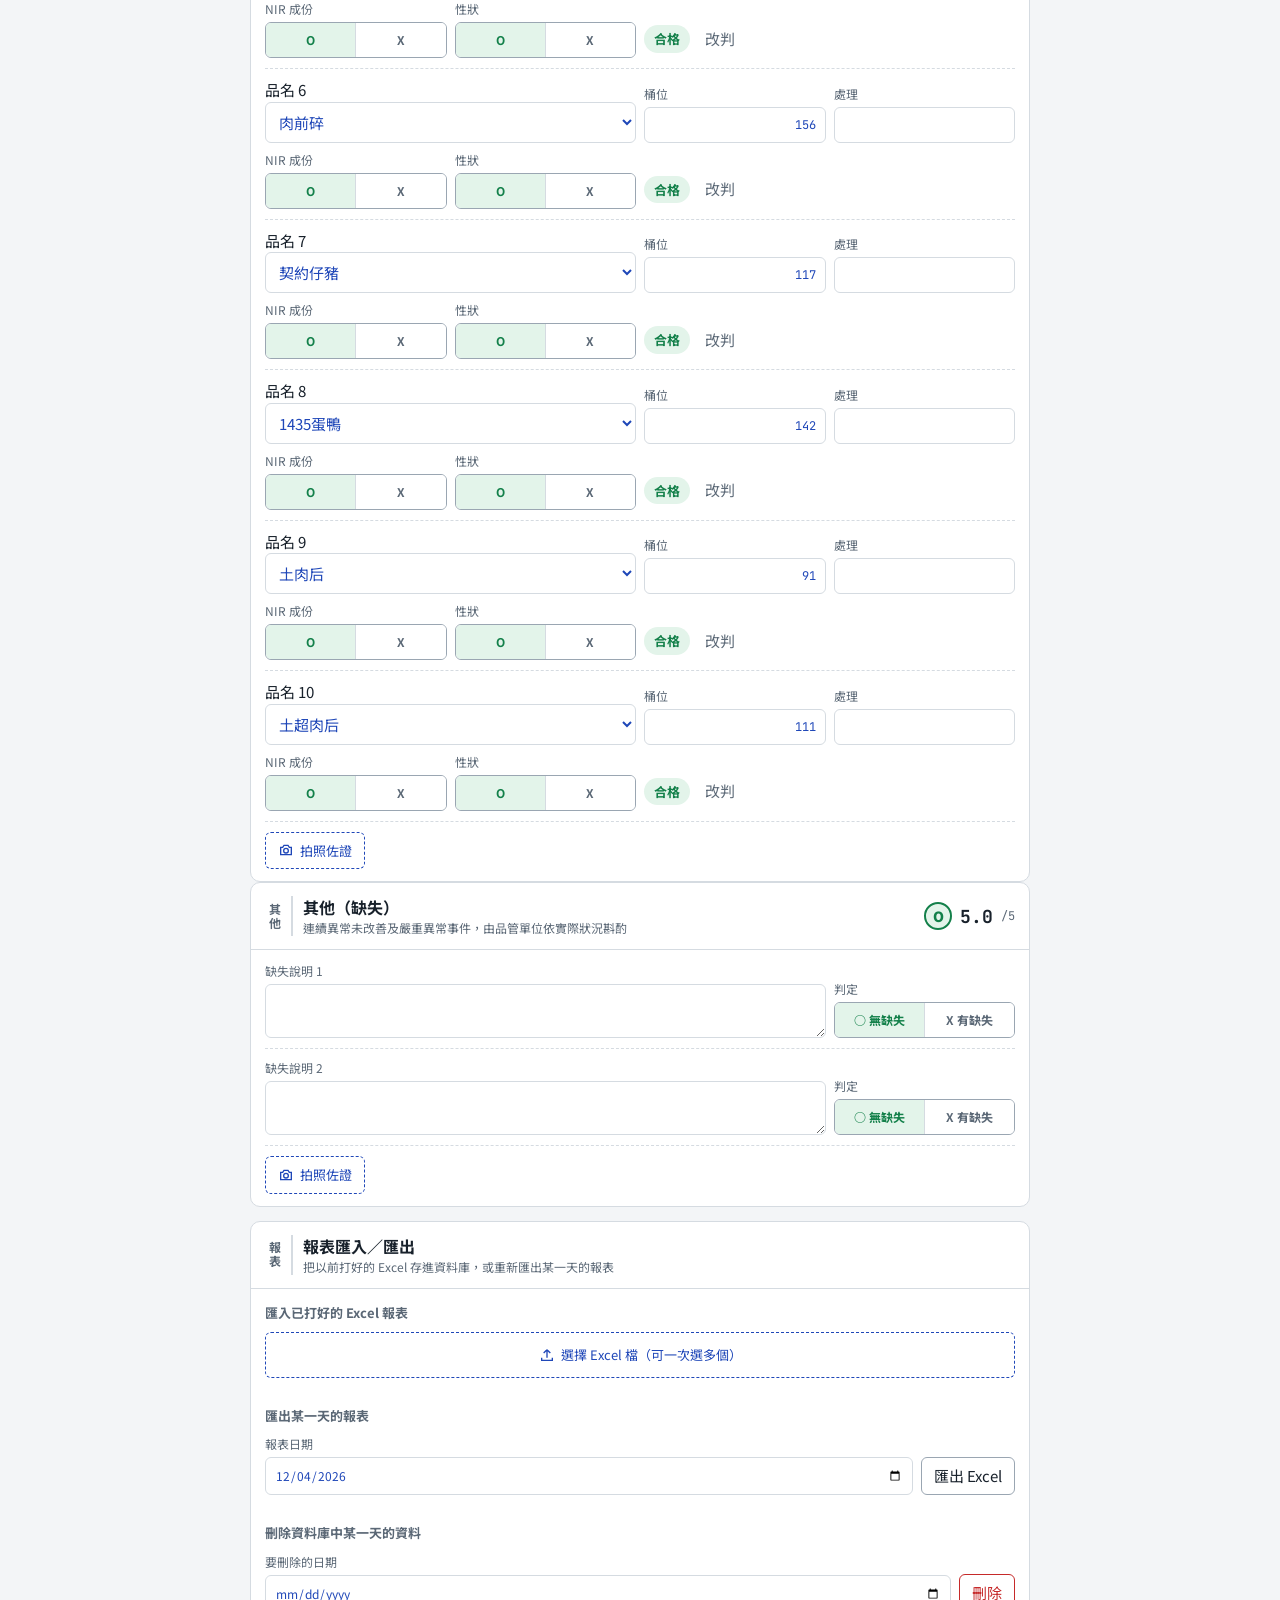
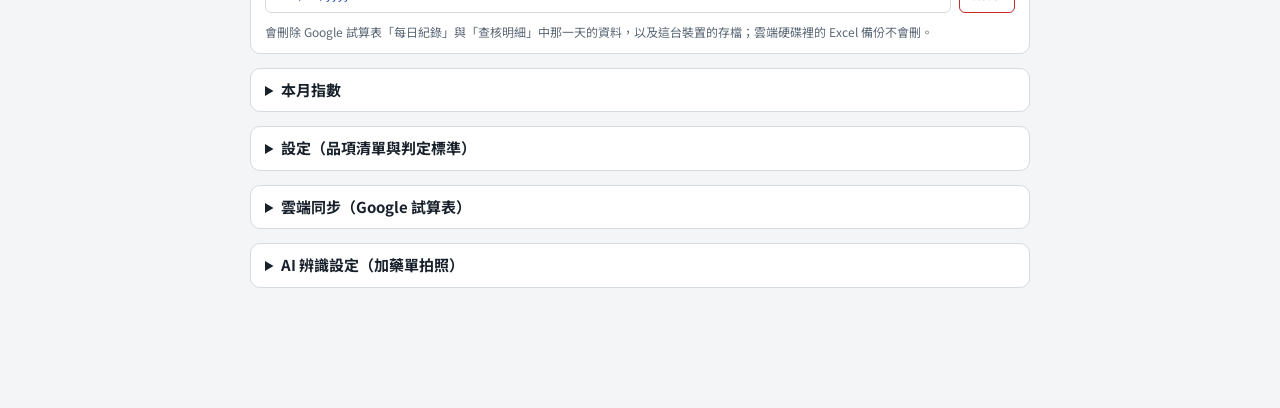
<file: pingtung-qa/index.html>
<!doctype html><html lang="zh-Hant"><head><meta charset="utf-8"><meta name="viewport" content="width=device-width,initial-scale=1,viewport-fit=cover"><style>:root{padding-top:env(safe-area-inset-top,0px);padding-bottom:env(safe-area-inset-bottom,0px)}body{margin:0}img{max-width:100%}[hidden]{display:none!important}</style></head><body>
<title>屏東廠線上品保查核</title>
<meta name="claude:viewport-fit-sides" content="cover">
<link rel="preconnect" href="https://fonts.googleapis.com">
<link rel="preconnect" href="https://fonts.gstatic.com" crossorigin>
<link rel="stylesheet" href="https://fonts.googleapis.com/css2?family=Noto+Sans+TC:wght@400;500;700;900&family=JetBrains+Mono:wght@500;700&display=swap">
<style>
/* Layout: one column clipboard of inspection sections, sticky score bar at the bottom; entered values in form "blue ink" like the paper sheet */
:root{
  --paper:#f3f5f7; --sheet:#ffffff; --line:#d5dbe1; --line-strong:#9aa6b2;
  --text:#18212b; --muted:#5b6876; --ink:#1f47b8; --ink-soft:#e7edfb;
  --pass:#13804a; --pass-soft:#e3f4ea; --fail:#c62a2a; --fail-soft:#fbe8e8; --warn:#9a6400; --warn-soft:#fbf1dc;
  --bar:#16202b; --bar-text:#f3f5f7;
  --f-body:"Noto Sans TC","PingFang TC","Microsoft JhengHei",system-ui,sans-serif;
  --f-num:"JetBrains Mono",ui-monospace,"SFMono-Regular",Menlo,monospace;
}
@media (prefers-color-scheme: dark){:root:not([data-theme="light"]){
  --paper:#0f151b; --sheet:#17202a; --line:#2c3845; --line-strong:#4b5a6a;
  --text:#e6ebf0; --muted:#97a4b2; --ink:#86a8ff; --ink-soft:#1c2a4a;
  --pass:#4cc785; --pass-soft:#123122; --fail:#ff7a7a; --fail-soft:#3a1818; --warn:#e3b04f; --warn-soft:#33270f;
  --bar:#05090d; --bar-text:#e6ebf0; color-scheme:dark}}
:root[data-theme="dark"]{
  --paper:#0f151b; --sheet:#17202a; --line:#2c3845; --line-strong:#4b5a6a;
  --text:#e6ebf0; --muted:#97a4b2; --ink:#86a8ff; --ink-soft:#1c2a4a;
  --pass:#4cc785; --pass-soft:#123122; --fail:#ff7a7a; --fail-soft:#3a1818; --warn:#e3b04f; --warn-soft:#33270f;
  --bar:#05090d; --bar-text:#e6ebf0; color-scheme:dark}
*{box-sizing:border-box}
body{background:var(--paper);color:var(--text);font-family:var(--f-body);font-size:15px;line-height:1.5;
  padding-left:max(16px,env(safe-area-inset-left,0px));padding-right:max(16px,env(safe-area-inset-right,0px));padding-block:0 120px}
.wrap{max-width:780px;margin:0 auto;display:flex;flex-direction:column;gap:14px}
header.top{padding-top:20px;display:flex;flex-direction:column;gap:12px}
.formno{font-family:var(--f-num);font-size:12px;color:var(--muted);letter-spacing:.06em}
h1{margin:0;font-size:24px;font-weight:900;letter-spacing:.02em;text-wrap:balance}
.meta{display:grid;grid-template-columns:repeat(auto-fit,minmax(150px,1fr));gap:10px}
label.f{display:flex;flex-direction:column;gap:4px;font-size:12px;color:var(--muted);min-width:0}
input,select,textarea{font:inherit;color:var(--ink);background:var(--sheet);border:1px solid var(--line);border-radius:6px;padding:8px 9px;min-width:0;width:100%}
input:focus-visible,select:focus-visible,textarea:focus-visible,button:focus-visible{outline:2px solid var(--ink);outline-offset:1px}
input.num{font-family:var(--f-num);text-align:right}
.toolbar{display:flex;flex-wrap:wrap;gap:8px}
button{font:inherit;cursor:pointer;border-radius:6px;border:1px solid var(--line-strong);background:var(--sheet);color:var(--text);padding:7px 12px}
button.primary{background:var(--ink);border-color:var(--ink);color:var(--sheet);font-weight:700}
button.ghost{border-color:transparent;background:transparent;color:var(--muted);padding:6px 8px}
.notice{font-size:13px;padding:8px 12px;border-radius:6px;background:var(--warn-soft);color:var(--warn)}
section.card{background:var(--sheet);border:1px solid var(--line);border-radius:10px;overflow:hidden}
.card-h{display:grid;grid-template-columns:auto 1fr auto;gap:10px;align-items:center;padding:12px 14px;border-bottom:1px solid var(--line)}
.stage{font-size:12px;font-weight:700;color:var(--muted);writing-mode:vertical-rl;letter-spacing:.2em;border-right:2px solid var(--line);padding-right:8px;min-height:40px;text-align:center}
.card-h h2{margin:0;font-size:16px;font-weight:700}
.card-h .rule{font-size:12px;color:var(--muted)}
.score{display:flex;align-items:center;gap:8px;font-family:var(--f-num)}
.score b{font-size:18px}
.score small{color:var(--muted);font-size:12px}
.pill{font-family:var(--f-body);font-weight:900;font-size:14px;width:28px;height:28px;border-radius:50%;display:grid;place-items:center;border:2px solid var(--line-strong);color:var(--muted)}
.pill.O{border-color:var(--pass);color:var(--pass);background:var(--pass-soft)}
.pill.X{border-color:var(--fail);color:var(--fail);background:var(--fail-soft)}
.card-b{padding:12px 14px;display:flex;flex-direction:column;gap:10px}
.row{display:grid;gap:8px;align-items:end;padding-bottom:10px;border-bottom:1px dashed var(--line)}
.row:last-child{border-bottom:0;padding-bottom:0}
.row .idx{font-family:var(--f-num);font-size:12px;color:var(--muted)}
.g2{grid-template-columns:repeat(2,minmax(0,1fr))}
.g3{grid-template-columns:repeat(3,minmax(0,1fr))}
.g4{grid-template-columns:repeat(4,minmax(0,1fr))}
.span2{grid-column:span 2}.span3{grid-column:span 3}.spanall{grid-column:1/-1}
@media (max-width:560px){.g4{grid-template-columns:repeat(2,minmax(0,1fr))}.g3{grid-template-columns:repeat(2,minmax(0,1fr))}.g3 .span3{grid-column:1/-1}}
.seg{display:flex;border:1px solid var(--line-strong);border-radius:6px;overflow:hidden}
.seg button{flex:1;border:0;border-radius:0;padding:8px 4px;background:var(--sheet);color:var(--muted);font-weight:700;min-width:0}
.seg button+button{border-left:1px solid var(--line)}
.seg button.on.ok{background:var(--pass-soft);color:var(--pass)}
.seg button.on.ng{background:var(--fail-soft);color:var(--fail)}
.seg button.on.neu{background:var(--ink-soft);color:var(--ink)}
.result{display:flex;align-items:center;gap:6px;min-height:38px}
.tag{font-size:13px;font-weight:700;padding:4px 10px;border-radius:999px;white-space:nowrap}
.tag.ok{background:var(--pass-soft);color:var(--pass)}
.tag.ng{background:var(--fail-soft);color:var(--fail)}
.tag.none{background:var(--paper);color:var(--muted);font-weight:500}
.tag.manual::after{content:" 手動";font-weight:500;font-size:11px}
.calc{font-family:var(--f-num);font-size:13px;color:var(--muted)}
.calc b{color:var(--text)}
.std{font-size:12px;color:var(--muted)}
.photos{display:flex;flex-wrap:wrap;gap:8px;align-items:center}
.ph{position:relative;width:76px;height:76px;border-radius:6px;overflow:hidden;border:1px solid var(--line)}
.ph img{width:100%;height:100%;object-fit:cover;display:block}
.ph button{position:absolute;top:2px;right:2px;padding:0 6px;font-size:12px;line-height:18px;background:var(--sheet)}
.addph{display:inline-flex;align-items:center;gap:6px;font-size:13px;color:var(--ink);border:1px dashed var(--ink);border-radius:6px;padding:8px 12px;cursor:pointer}
.addph input{display:none}
.addph svg{width:16px;height:16px}
.sub{font-size:13px;font-weight:700;color:var(--muted);margin-top:2px}
.combo select{color:var(--ink)}
.combo input{margin-top:6px}
.na{padding:8px 10px;border:1px dashed var(--line-strong);border-radius:6px;color:var(--muted);font-size:13px;text-align:center}
.inv .inv-h{margin:0;color:var(--ink)}
.invlist summary{cursor:pointer;font-size:13px;color:var(--ink);font-weight:700}
.invrow{display:grid;grid-template-columns:minmax(0,1fr) minmax(0,9.5em) auto;gap:6px;margin-top:6px}
.invlist .toolbar{margin-top:8px}
.weeksum{font-size:13px;padding:8px 10px;border:1px solid var(--line);border-radius:6px;background:var(--paper)}
.weeksum summary{cursor:pointer;color:var(--ink);font-weight:700}
.weeksum .std{margin-top:4px}
.io-h{grid-template-columns:auto 1fr}
button.danger{color:var(--fail);border-color:var(--fail)}
button.danger.solid{background:var(--fail);color:var(--sheet)}
.delconfirm[hidden]{display:none}
.delconfirm{display:flex;flex-direction:column;gap:8px;padding:10px 12px;border-radius:8px;background:var(--fail-soft);color:var(--fail);font-size:14px}
.io-pick{justify-content:center;padding:12px}
.io-pick input{display:none}
.io-list{display:flex;flex-direction:column;gap:6px}
.io-item{display:grid;grid-template-columns:1fr auto;gap:4px 10px;align-items:center;padding:8px 10px;border:1px solid var(--line);border-radius:6px;font-size:13px}
.io-item b{font-family:var(--f-num)}
.io-item .std{grid-column:1/-1}
.io-item.bad{border-color:var(--fail);color:var(--fail)}
.io-exp{display:grid;grid-template-columns:minmax(0,1fr) auto;gap:8px;align-items:end}
.scan{display:flex;flex-direction:column;gap:6px;padding:10px;border-radius:8px;background:var(--ink-soft)}
.scanbtn{display:flex;align-items:center;justify-content:center;gap:8px;padding:11px 12px;border-radius:6px;background:var(--ink);color:var(--sheet);font-weight:700;cursor:pointer}
.scanbtn.busy{opacity:.7;cursor:progress}
.scanrow{display:grid;grid-template-columns:1fr 1fr;gap:8px}
.scanbtn.alt{background:var(--sheet);color:var(--ink);border:1px solid var(--ink)}
.scan.dragover{outline:2px dashed var(--ink);outline-offset:2px}
.scanbtn input{display:none}
.scanbtn svg{width:18px;height:18px}
.scanmsg{font-size:13px;color:var(--ink)}
.scanmsg.ok{color:var(--pass)} .scanmsg.ng{color:var(--fail)}
.aifill{background:var(--warn-soft)!important}
details.settings{background:var(--sheet);border:1px solid var(--line);border-radius:10px;padding:10px 14px}
details.settings summary{cursor:pointer;font-weight:700}
.setgrid{display:grid;grid-template-columns:repeat(auto-fit,minmax(220px,1fr));gap:12px;margin-top:10px}
.setgrid textarea{min-height:120px;font-size:13px}
table.month{border-collapse:collapse;width:100%;font-family:var(--f-num);font-size:13px}
table.month td,table.month th{border-bottom:1px solid var(--line);padding:4px 6px;text-align:right}
table.month th:first-child,table.month td:first-child{text-align:left}
.tablewrap{overflow-x:auto}
.bar{position:fixed;left:0;right:0;bottom:0;background:var(--bar);color:var(--bar-text);z-index:20;
  padding:10px max(16px,env(safe-area-inset-right,0px)) calc(10px + env(safe-area-inset-bottom,0px)) max(16px,env(safe-area-inset-left,0px))}
.bar-in{max-width:780px;margin:0 auto;display:flex;align-items:center;gap:12px;flex-wrap:wrap}
.total{display:flex;align-items:baseline;gap:6px;font-family:var(--f-num)}
.total b{font-size:28px}
.total span{opacity:.75;font-size:13px}
.bar .grow{flex:1}
.bar .msg{font-size:12px;opacity:.8;flex-basis:100%;min-height:1em}
.bar button{border-color:#ffffff40;background:transparent;color:var(--bar-text)}
.bar button.primary{background:var(--ink);border-color:var(--ink);color:#fff}
@media (prefers-reduced-motion:no-preference){.pill,.tag{transition:background .15s,color .15s}}
</style>

<div class="wrap">
  <header class="top">
    <div class="formno">表單編號 Q-60 Rev.5</div>
    <h1>線上品保查核表（屏東飼料廠）</h1>
    <div class="meta">
      <label class="f">查核日期<input type="date" id="m-date"></label>
      <label class="f">開始時間<input type="time" id="m-t1"></label>
      <label class="f">結束時間<input type="time" id="m-t2"></label>
      <label class="f">製表<input id="m-maker" placeholder="填表人"></label>
      <label class="f">主管<input id="m-boss" placeholder="（可空白）"></label>
    </div>
    <div class="toolbar">
      <button id="btn-copy" type="button">沿用上一筆品項</button>
      <button id="btn-new" type="button">清空本表</button>
      <button id="btn-sample" type="button" class="ghost">載入範例</button>
    </div>
    <div id="sample-note" class="notice" hidden>目前顯示的是範例資料（取自 115/11/05 的查核表），請按「清空本表」開始填寫今天的資料。</div>
  </header>
  <div id="sections"></div>

  <section class="card" id="io-box">
    <div class="card-h io-h"><div class="stage">報表</div><div><h2>報表匯入／匯出</h2><div class="rule">把以前打好的 Excel 存進資料庫，或重新匯出某一天的報表</div></div></div>
    <div class="card-b">
      <div class="sub">匯入已打好的 Excel 報表</div>
      <label class="addph io-pick"><svg viewBox="0 0 24 24" fill="none" stroke="currentColor" stroke-width="2"><path d="M12 16V4m0 0l-5 5m5-5l5 5"/><path d="M4 16v4h16v-4"/></svg>選擇 Excel 檔（可一次選多個）<input type="file" id="imp-file" accept=".xlsx,application/vnd.openxmlformats-officedocument.spreadsheetml.sheet" multiple></label>
      <div id="imp-list" class="io-list"></div>
      <div class="toolbar" id="imp-actions" hidden><button type="button" class="primary" id="imp-save">全部存入資料庫</button><button type="button" class="ghost" id="imp-clear">清除清單</button></div>
      <div class="sub" style="margin-top:8px">匯出某一天的報表</div>
      <div class="io-exp"><label class="f">報表日期<input type="date" id="exp-date"></label><button type="button" id="exp-btn">匯出 Excel</button></div>
      <div class="std" id="exp-hint"></div>
      <div class="sub" style="margin-top:8px">刪除資料庫中某一天的資料</div>
      <div class="io-exp"><label class="f">要刪除的日期<input type="date" id="del-date"></label><button type="button" id="del-btn" class="danger">刪除</button></div>
      <div class="delconfirm" id="del-confirm" hidden>
        <div id="del-text"></div>
        <div class="toolbar"><button type="button" class="danger solid" id="del-yes">確定刪除</button><button type="button" id="del-no">取消</button></div>
      </div>
      <div class="std" id="del-hint">會刪除 Google 試算表「每日紀錄」與「查核明細」中那一天的資料，以及這台裝置的存檔；雲端硬碟裡的 Excel 備份不會刪。</div>
    </div>
  </section>

  <details class="settings" id="month-box">
    <summary>本月指數</summary>
    <div class="tablewrap"><table class="month" id="month-table"></table></div>
    <p class="std" id="month-src"></p>
  </details>

  <details class="settings">
    <summary>設定（品項清單與判定標準）</summary>
    <div class="setgrid">
      <label class="f">進廠／庫存原料品項（一行一個）<textarea id="s-raw"></textarea></label>
      <label class="f">無機質原料（免 NIR 判定）<textarea id="s-inorg"></textarea></label>
      <label class="f">油脂類（庫存需填水分 M、酸價 AV）<textarea id="s-oil"></textarea></label>
      <label class="f">預混料品項（沒有盤點清單時使用）<textarea id="s-premix"></textarea></label>
      <label class="f">有色素預混料（名稱含這些字就算有色素）<textarea id="s-colored"></textarea></label>
      <label class="f">成品品名=桶位（桶位可空白）<textarea id="s-fg"></textarea></label>
      <label class="f">調質溫度標準（料別=下限~上限）<textarea id="s-feed"></textarea></label>
      <label class="f">其他標準
        <textarea id="s-misc"></textarea></label>
    </div>
    <div class="toolbar" style="margin-top:10px"><button type="button" id="btn-save-set">儲存設定</button><button type="button" id="btn-reset-set" class="ghost">還原預設</button></div>
  </details>

  <details class="settings" id="cloud-box">
    <summary>雲端同步（Google 試算表）</summary>
    <p class="std" id="cloud-mode"></p>
    <div class="setgrid">
      <label class="f">Apps Script 網址<input id="cloud-url" inputmode="url" autocomplete="off" placeholder="https://script.google.com/macros/s/…/exec"></label>
      <label class="f">同步密碼<input id="cloud-token" type="password" autocomplete="off" placeholder="與 Code.gs 的 TOKEN 相同"></label>
    </div>
    <p class="std">設定後，按「存檔」會把當天得分與每一項查核明細寫進 Google 試算表；按「輸出 Excel」會同時把檔案備份到雲端硬碟。所有手機填同一組網址與密碼，就能共用本月指數和「沿用上一筆品項」。</p>
    <div class="toolbar"><button type="button" id="cloud-save">儲存並測試連線</button><button type="button" id="cloud-clear" class="ghost">取消同步</button></div>
  </details>

  <details class="settings" id="ai-box">
    <summary>AI 辨識設定（加藥單拍照）</summary>
    <p class="std" id="ai-mode"></p>
    <div class="setgrid">
      <label class="f">AI 服務<select id="ai-provider"><option value="gemini">Google Gemini</option><option value="claude">Anthropic Claude</option></select></label>
      <label class="f">API 金鑰<input id="ai-key" type="password" autocomplete="off" placeholder="貼上金鑰"></label>
      <label class="f">模型名稱<input id="ai-model" placeholder=""></label>
    </div>
    <p class="std">金鑰只存在這台裝置的瀏覽器裡，不會放進網頁原始碼或 Excel。Gemini 金鑰可到 Google AI Studio 申請；Claude 金鑰到 console.anthropic.com 申請。</p>
    <div class="toolbar"><button type="button" id="ai-save">儲存 AI 設定</button><button type="button" id="ai-clear" class="ghost">清除金鑰</button></div>
  </details>
</div>

<div class="bar">
  <div class="bar-in">
    <div class="total"><b id="t-score">0.0</b><span>/ <span id="t-max">100</span> 分</span></div>
    <div class="grow"></div>
    <button type="button" id="btn-submit">存檔</button>
    <button type="button" id="btn-export" class="primary">輸出 Excel</button>
    <div class="msg" id="msg"></div>
  </div>
</div>

<datalist id="dl-raw"></datalist><datalist id="dl-stock"></datalist><datalist id="dl-premix"></datalist><datalist id="dl-fg"></datalist><datalist id="dl-feed"></datalist>

<script>
const TEMPLATE_B64 = "UEsDBBQAAAAIAGd6cl1Gx01IlwAAAM0AAAAQAAAAZG9jUHJvcHMvYXBwLnhtbE2PTQvCMBBE/0ro3aS16EFiQdSj6Ml7TDc2kGSXZIX476WCH7cZhvdg9CUjQWYPRdQYUtk2EzNtlCp2gmiKRIJUY3CYo+EiMd8VOuctHNA+IiRWy7ZdK6gMaYRxQV9hM+gdUfDWsMc0nLzNWNCxOFYLQewxkmF/CyCUOBMketYgetnJlVb/4Gy5Qi5z7mX3Hj9dq9+B4QVQSwMEFAAAAAgAZ3pyXX1c4lQSAQAAWwIAABEAAABkb2NQcm9wcy9jb3JlLnhtbMWSy2rDMBBFfyVob4/GoXkIx9AHXTVQaKClOyFNElHLEpKKnb8vdh2nod13e3V15gxMqbxQLtBzcJ5CMhRnna2bKJTfsGNKXgBEdSQrY+48NZ2t9y5YmWLuwgG8VB/yQFBwvgBLSWqZJPTAzE9EVpVaCRVIJhdGvFYT3n+GeoBpBVSTpSZFwByBVbfamsbEFPqfJVwoPTFRsPE7ID1hh/RP9vACbGx20Uyttm3zdj70Cs4R3rZPL8POmWliko0iNuuiEenkacPOk1/n9w+7R1YVHHnG1xnHHa4EXwvE9971yu8ibJ02e/PPxsUiQ8xwteNLgWuBNz+Mz4JVqbyoZUzbMbg7VYslX5XwOx+y6zuqvgBQSwMEFAAAAAgAZ3pyXfYgIdvCBQAA1hsAABMAAAB4bC90aGVtZS90aGVtZTEueG1s7VlPb9s2FL/vUxC8t5JsK3GCKkXs2O3WpA0St0OPzxItsaFIgaST+Da0xwEDhnXDLgN222HYVqAFduk+TbYOWwf0Kwz6Y5uK6TRpM2xD64MtUr/[base64]/tdaY6DVB5uai76/puq4439DcX8GudTsdfq+Gbc3xrAd92V1qbjRq+Ncf7i/Z3NrvdlRren+NXFvD91bWVVh1fgBJG+cECOs/nLDMzyEiwm1Z423Xd9nQBzFGOsdJKea7Ps+5SeCBkX3BdJBo05UhPMjKCkAS4C+lQUsjJYJ2AcaecCtXCVM6LVChppgP8UQYcG5BXz3949fwpevX8ycnDZycPfz559Ojk4U8WwZvAY1Pw5Xef//XNJ+jPp9++fPylHa9M/G8/fvrrL1/YgdoEvvjqye/Pnrz4+rM/[base64]/M5a2kiCiXo8TNgLCq15f69Qp5We1bUaHkr5v21P4pqTW4jndrJfh/octegvGfJfw5H2Hft+h38kOvayWL78vz1uxY+67CzXpuTbhI8rYvp4wsq2Khq4Eo1GfMlYMCgWz/X+WdJmsqGu4WEJxjaTQH1Od7CeQkQB7BUOsKtWxQplQAS6JrbqLYyzlupzzp+dNWFegd0RUTjfNc+hMTTGKlUnUzBWcl6y5+nZkXgk8J5vn29n8M9kcI5qMcgT5ywdvpVFSIxUCI1Ee91LBNC2XniKVQESqHHlWR7zmOcPWfn3UDLa15tuxnSdJJl1rCZ1/CVlyF7LkLJYj4/UROgrwmt/wMQohC/CIgcYoTLMowCpvW8BiHuBQV668tphPO2xflp671OEaRSaV3gKVlFLFrelrGj63v+G38jhcjgOWbnQ+K5pt71+0wjmdWjIakVAvmZkPq3tirIncT6IjNGRjuQdRgFvl6oqo0gFuTAcywH6rWnj1yq+q4PTroKo6gGUJVD2pbeS+hBfXMxuKkWGes8T2N3SleYmu+O+uK/nKJZw0o+IYBimRgPI1GmAhdSJiCVlCw74UXBdcUmjEQOcmIZa/885tJYfzvlXqKJtcnOg9GpeeaYwkjQOsE0nI7muUeQ3z+TpVVPWZmbkqK3+H5JCwQV69K7n/GCXTblIFosCdTppjq65h3P8P73xaS3Y+Z28P5kSti+xFWkbTNx4Fa29nwgUftQ27xw3/3I/aDHSC8q8Ah1SGjMz2twOxR0KNZjtKpAN8pV2V32xyGGCvbTiXq/pnt1HzFLSX5PsyN59GsJtLgn023ZsH27fE2j871M5iiTrGoaYYLfzhJYYPSKi3yAjGTKvyHdSxltCd/j2xrbQzF934G1BLAwQUAAAACABnenJdN4hBSNQAAABHAQAAEwAAAGRvY1Byb3BzL2N1c3RvbS54bWydkE1rxCAYhP9K8O5qTEzWYIRusgu99VD2nprXbiBGUfeL0v9eQtvtvceBYeaZkS/BeQhpgpjd7LzEFp1S8g0hUZ/ADnHjPCw3OxsX7JDixoV34oyZNPROny0siTBKK6LPMTmL/SMOKfkj7tkyWGjRc3dEmbFpGlv00fOu7znlmO1Fh3Oa77AoRI3pllK2Y91BPO0/UeZXM0NKXlIz+2tM4RuzuaT/ko5Or6Pj8fXuV8w3AL5ldcmroiy5GYZcjExArQstqqoeJXl0K0l+NylJ/q5TX1BLAwQUAAAACABnenJdXnqOX9VUAADRgQIAGAAAAHhsL3dvcmtzaGVldHMvc2hlZXQxLnhtbL29W3fcNraufb9/hbbSX0bSw8smziAcewypWJSoOpJ1lO+8EiXxWD5k2+rTvujf/g2yCBbJmnirFFXvvujYfgoTIDhfEMCcBH/6x5ev//Pt94eHx4t/fvr4+duby98fH/9wr159+/n3h0/vv7388sfD539++vjrl6+f3j9+e/nl62+vvv3x9eH9L1WhTx9f8SjSrz69//D58u1P1b/Nv7796cvfHj9++Pww/3rx7W+fPr3/+q/rh49f/vHmkl36fyg+/Pb7Y/kPr97+9Mf73x4WD4+rP+ZfX7396VVj5ZcPnx4+f/vw5fPF14df31xeMXc14yYui1S/WX94+Me31p8vvv3+5R83Xz/8Mv7w+eHbm8vo8uLx/X8vHj4+/Pz48EtV++OXP8YPvz4OHj5+LA1eXvzfL18+LX5+//HhzSWLotbfp+UVf6z/teyl//7y5X/KWrJfSstvf/pW2S1b9/7nxw9/f9jZvOaXF9/+T9Xea37ZXE5ZsP1n3+y06tf514v/fv/tYfDl4+bDL4+/v7m0lxe/PPz6/m8fH/f/xqLmH4sv/7h9qDtQv6yq+fnLx2/V/1/8Y/dzc3nx89++PX755ItfXnx7/Fd5neby4tOHz9W/fHr/z/oetEqy+CWLYmHU5cV/P3x7TD9U9ylkTdfWeG2N96yZJ1kRtRVxaOVISVmXlL2S8UsheCRYVP/veBtUbUn1LMmX1mrDrD3as7q2YHsWRNOxRwzE/tZEB21QSmp7ggnW3N7+/T25FczfU9a/Hfql1jLS/AQb/r6w/o05vRn+hrD+HVEvjTFCiuN3hPlbwvRBj0rJyms5bsN4G+bAxs7HTrBhvY0/7RuscY74oDtOvRQeebX2HezkZnDvX7yveH2yTriXO+87mDzWDOFNeP/iff/iR5vR2PAOxvsOFh52pC/rHYv3HYux+nYct+Edi/cdy5zeld6xeN+xGNuL9YSRuDHo3Yz33YwfLyyacbx/Y5k8eegQ/taK/q1l4ljXNjb87RHV7Xm1e0xWj97k/eP7tz99/fKPi69VyfJpyu3LRjzNE/by4lt50eUz/+fyt1e7f1GXF49vLj98Lic6i8evl29/+vDt7U+Pb7//TnDO7Ovvv2NxbMr/cqZjU/43klKV/9Vq93etbfT6+++EjHn0+ofvv+NCC1YBacv/iphpWf09iuLyv5Jb+/rHn149vv3pVVnbq5/f/vTq65d/NNfBd9fB4peNy+ymGK1b3r0wpk1zYbz6lzh4YVxHdncBIi7bo5WI9OtucypL1ztL5ZTl8c1lOTVs0CCMkjAahlFaIwaazar7ICyPGWr2Da/[base64]/vTr2yz94V69iV5cXr7I0h+26s29enE5u3xxub388cefXv1amugaGO4MCObLJ/LN5WVpYCD/[base64]/xaryQ9b7baWfujd9397r9194LfvFBg8SNYZPPRzBg8NBg/ABoAlGgweoFzqGbF4vPEsJkaFmnFi6yPbMUmtFIDJETA5DpucAJNTYHIWNjkHJnNgsgibXACTS8BWgK0B24BmbnVLJoPZarrM0h9m+sVlOSopxuvlpHx9GZBZqPxf/[base64]/rbNtzY3cJCWrnb0mZRezuntKOa7Zz/1VoNMi2r8B2LxW59JqJq58uoKozWhNUiZaKDfbNqP01UXAgrdztnVUXcMMNei3+rsghX1XorjmP++oR9thfff8dtrHfNsLv/wgLlwsoYQfVLf+3HyoVWfw34ouqo3UrMsl0F/vr6BiOr6n7a/a66qH3YUVhpd/HSSOzipJGRUb3TxXctYapZ8lUFTXUjhIhldSXR7nfVFYmougauWlWLmMX8tVSe/Fj2VxTV1ylUVdpooXeXIWV9/3dWA+Hf/mV2wr+78oK63X13iCIpdvarq+8KruV2kdj1ihS2KhebiL9+cVGSaOeARxzU9yePYqtbV3i05joUxYXibbv+CrUqN4jz/9J89+fqpkbRzvlrMQgmd73AhBY7tdXOsVtTc6mq3m/uApesapMUVbl+2/3dK9u8u2u7oHDpG9W1MrsTVSR3vRWZ+pp37fOiEzqqnLH59zi2tfI6vz/wSab0rk+lqtptRa2Wbp9rxXfO3mnnzy9/LjdwBddmxyJ7gi2uha5+F2u52yKOePt+7+vq+UHdJ82AJKWuroWLWB941N4jhd6NJELLSiGNfd/3Qql4FzuT1b8rvvPovof7dvNIt+sTXPOqXCyM3o1csmonFzs/DPlGFLHdSKR2iQCRjkW7fXV9/jpD48qx/jxot/IDnDHk1tNVPSlRxJTragLYFLB6VqJEeOoZP3nqqZuZZwxmnjumQvkMx8a2i4sfTn2ckHGiuvr9hvjf3/bDRHXruWjCRCzax4lY9OaeRcciRTsbrUhR7CNF8V+3LHp1z6JArKgu+f8gVkRGcerqqb3nMMpqREVxwmgURuMwmoTRNIxmYTQPozyMijBahNEyjFZhtA6jTe3PxLR2W5c6JPdBclXfE0Wlr9Q3RRHrgKsJYFPA6vuio/BAVCZ0/emRqCwcHIoQHCCYNJDadEIl0xo+K0DUVECptIFUiKiGGiTCdQYNKkCEah+h2scn1H40JoRqn6LaZ8d7/ulhIdSaHLWmOMEPjkaGUO1LBFcIrhHcoIva+ovax4cYc1smAgv8g5/fM+buQz+/8s5FD04ekqMTglMEvdfAAYo9Z4BiaIACcIBg0kBygAIlUw85cYNvmpLkyMPQyMPCu3VNQWq7rmkPtV8HrE6Q1SmyOgNW58hqjqwWDaQSP2qoqTkDYCvA1oBtPCPasq1Zb+ONsdN37sIWgnt3V/[base64]/oUT1B40EJY4d6nSSkmCA4RTBH0Tg0V/vS8+JbCJVL4Dupw0jwd0bqg/vfD4etzzc4mjHORO5110zpbnTzq7XX6i2tvdraS4pl6c8+OpsWzg7x41iTGM/nXLVOv7lkoN549PTne771zZasoWrPheWIMDwXxyP0WkNoOWOadg3DbOway2wEbA5uTmhliQJgCmzPA5sBmDsoVgC0AWwK2AmwN2MYrgdokZeFc9zC6asRFD3QADhFMEfRuCAe6p+fRtwY6lEeP4ADBhKFUelQyZWdIpmcom56hdPoTaq/HG58l0R13yL1TlF2PWjM+oTXwEUHupaIEe9Sa2fHW/Im9VJRjj1pTnNI37b3UH6qw6+5NWG1j/br/3KWeAgvUviWCKwTXCG7QZW/ZQTY+027LQvn4Bz+/Z9rdh35+5UUdGOIAHCKYIujVCoe4p2f7t4Y4lO2P4ADBhKGEf1Qy9ZDebdVo7NJo7AJZ/wyl/TOU9w+sTpDVKbI6A1bnyGqOrBYNJJdr6AUABFcIrhHcoNZuGZnFz57wGkDYAlquaSRxAIcIpgh6p4YSf/o7Bi2Jo3cMEBwgmDD0mgEqmXpIS9wgiRskcfCuAUMvGzD0tgGwOkFWp8jqDFidI6s5slo0kJQ4eu0AwRWCawQ3qLVbRr47wJ7w8kHYApK4QRIHcIhgiqB3aijxp7/Z0JI4erMBwQGCSQNJiaO3GzykJW6RxC2SOHjDgaFXHBh6xwFYnSCrU2R1BqzOkdUcWS0aSEocveyA4ArBNYIb1NotI99YYE945SFsAYVV6mROOqxiw0KdIDhF0N9uKPGnZ5Aavtf4LjHMhE/baZZwwcOMahtoc9Yfd1GmdFdrZ7XbQWRW0Zu0PxCFJBfRQfI+vSfrc0v39+ow/9T/qHVOCYtbe7Lxm3sWH92TrftP7fdkmxRUVuagxq/uWRzak43PsPESo2EvRsNefdvCaWJaCRa91j7l9UL9f99/Z1Ws6D0X0JARasjY96EONET/m0X7NkS7RpCuOEGNmKJGzI7fi3L7277m+6YI0B1z1JIctaQ43pInb/osUGuWCK4QXCO4QRe59Re531ThkdtyHhqw+z+/55G7D/38nXdtYki9AuwasAFgCcm6p0E+Pbu2NUpzlF6L4ADBhKP0WlQyrSEZ/W4KUtFvD8nodwOpSA4yO0Jmx8jsBJmdIrMzZHaOzObIbAG6doGsLhFcIbhGcIMau+Xt1FI/kSp4dPpULGwh/P5pXWbvmH9/G72Mes/3qyvyZ/1fXdPGRH+Bd/CzlvxJ1pX/03NX2/JHyasIDhBMGkjKHyWv1tASLnHjGXlwa5hlNQtORxivn/vN8/figqMJSXMF1IQEwTGCEwSnDaSmGDUU5HgBrObIalFDSUWAm4LkeAHgCsE1ghsP6fHCZ6weoPsweuddg3qcA3YN2ACwhGRdPT89W7WtZ5SuiuDAQ/LQiAZSp0agkikH6aocpatylK7aQPJxjvJVERwjOEFwilo7831AZWcgqzmyWoCeXSCrSwRXCK4R3KDGbjmVbVrwJ+Srhi2Ap/mujN13UfUE5geP84PftaVOwq5mn55/2tYsSkCtYWgHpPygj/v2x/ufH95c/vH14dvD178/XFZbK4rtouOR6bxfy43YZaWx3fEWVuwOo692QMictjqtbZ+xVb9BL+o3183u3yO+Oxa2c+7Bj1Vxah+Fd45z3t0a1s9ta3pmv4/CxX4fhYs391wc20epjbT2Ubio91H+MvgLF6/kX7dcvLrngbeW0tqADb/wzOJYkydO39RlRbiskGW+AlH29nhZbrggz4DMfM8JQox3DSRPqwdwjOAEwanvRPJkelBwjmDurRLTzKIpSDyzFsjqEsEVgmsEN76xxOC55e1c3d2mhXRbLkODYf/n91y6+9DP3/maqfHNDz/UNwOu/PATE2505TUcExd7ldCwO2w+Pam3PWyirF4EBwgmHtJTHQ/Jqc4OxuFD7g9G5c7oS44fEix5wizzDaWyWu+a6yf1X19FeNSxUpGDzrhbtDc4+AZJPwxn3KcY7/7y/cfH1wWX5Yxgd/RMA357fL3qgsvqqBWuX1/+GBj2p0+qsDZ2WKEHzTQlWOHseMdxwzTZc/MTytpyw5wom/uyoT3uH4hCBfKPBfKP5bHqqM+ZrFB1a1TdxldnAtVRQZotl63h0c8VJ507GhpYD0qWDhGI2/[base64]/Ksjyuv2MAMTvXHqL+/tb1V2FXSbVF/PKqh5GBAenrGb3tAQim/CA4QTDykJ3oekhM9/R+Y6Gkw0QuzzDeUnuj56ycHD/3nJ3qdor2RxTdI7edduj3v0rt5lz6Y6OndvEs/daL3lAo7E712hU+Z6B3tODDRO142PNHTf2aiB/xjgfxjeaw6eqIHqluj6ja+uqdN9Kic6UnnjoZG5YOSpUOE1s+aHOP8gK3xgL3fdSvzjqKDTTN62NZo9ngA//7W9MOPSbdd/WEbXZIfjWIqIe0WFs0gvQvQ7tPi6cnj7acFyh5HcIBg0sDW9NW0pq/mzT03R6ev5mD6ag6mr+bVPTeh6as5Nn0tz6Ol07nqsn9u+nq0LNiKNGh66yH5hAJwjOAEwanvRHJ6CwrOEcy9VXJ66wuS01tgdYngCsE1ghvfWHJ6205S301vrdvy0EtpBz+/[base64]/DwZxe2QQj/5djszUIG4PB3F9OIhbNIjTF9gdxJ/1kgRHB20jOEAw4YcvIPDWCwg8fnPPj76AwA9eQODxwWw1fnXPQy8h1AbQZisvTwonB/7OiclPnK0eLQtmqzGarXpIPjgAHCM4QXDqO5GcrYKCcwRzb5WcrfqC5GwVWF0iuEJwjeDGN5acrR5k+4vIbUXgbPb7g5/fi8jdh37+rv55aISLj81WZcTFsVnqESMq+rcJzFLjkwa4GA1w9PV1P2j/rPcLBHq/AMEBgomH5Cy1gdQstYZnnaXWNslZKmCZbyg5S22unxpsasii8CtWwWmq7wFqmtq0aD9rFFFr1iiiatYoov40VUTVrLELTpimPqnC9jS1U+ETpqndq3/aNPWEssFpqi/7pGkqcpAFcpDlserIaSqqbo2q2/jqnjRNFdQLGpPOHQ0M44clS4cIRdS8WAJDLJ1DyV/KT5+qr9loc7Df0N/SpVIcr66P1As2IHx3kplVXbO9Ed1DOKL7V0ae/uK+QO+L1JBF4bGVK7b70JPiwlAfBVKM7T5nxXcHc/nPanXSSqmEUt+ydq7vQUJp0/xmTrsSaj/aXF0vyn/4sRxy3lxdiaP5CM0VN4cvJoLt7VV/mV2+GAj2IgrYSEX7lQCyz6qPT5HPHda52aHCmpwln1BYKBWRhbOmt0Gz/a1jin7BeNQYoV6tayA1Y0ZwiuAMwXkDQ8PY7kVYu3NUSZ4QVzRGiODJooFUYj6CKwTXHkqiJzcNJC55K8KvzYTRO+87jMoquIJ0P0qQGQmQJgHaHd2ec9y7QO/PIDhAMGkg9T4cgmkNGfXUvfElqeXJrYeUw2QI3jV1ho9u4OUX+2hR+8JoksTU7qt/rP6CnKCHmU1zgYQTbgUPu24QvWvaR7suot4BQq6LaBKgXdd9zjnmAr1GguAAwaSBpOsCmHpIvfd04yHlgLcIZgjeNXUSk6MRKjmuYeh59j+/[base64]/Khx2trQWyu/xTXbxqWsN9a2aFb1DZkjfRj2XDCqFehRu2Rg3bNFWQc3gVHpWC6J3XBQvfwvIcK7Y7L3x3HtyxW3p11bP6OXT6ix8KQoMYokmAdgcx/ef351CuPIIDD/H+mbew3z+TUW//TEZ+/0we/chyba+zf6bb+2e63j/TYP9Mw0cl3D/rZqM+cf/seGGwf+Z7+1n7Z94IIbtxA6mzLBCcIjhDcN7AZ+2fgataoOqXCK4QXHtI7595SO6f6fAAFkTvvO8ENiEQvW40Q48+iCYB2h19nnN2t0DZ1wgOEEwaSK5sAExrGNg/q0vS+2cm7DAZgnc1BNIO75755p5l98xfHvnkNWHHDaJ3Tftox0XU3/6Q4yKaBGjXcZ9zIrVA2bQIDhBMGkg6LoCph/[base64]/rtZSlB1t01ggMEE4ky/RBMPYxAGPOpu2eZN0o55Z2HlFOOZCcR8NQ9sMYkMfDMevBPbWUV3ojaZ+Dt1/QyKjekAk+WpYyerrNVU59qbzntqizr8ltOMnoVrnrT3AdqbiujoFrD6F2Nzryr1LMa3lXyP6TFDWkSoF1x7w8KFqequ9zcaPRd5/YCNSkWySZpi/qeQ22D8dAJ9Oxl30zr7xHnuyMIpakWQEopVp1ZyF+CbzowJesPQuzeuY7VrjRX1QcFecwtR9m9g7rRrbNGic/w+h8p3bxxIfn+jQvJ39xLfmw7zHdP6zu80qeTDST761byV/[base64]/9QCmrNErVmVUPwOR0hha3Sp2MTkbvqa1T7BtW+9X2xf8NKCrdVoe+pHPz8Xgp3H/r5u/rn9KBDse6gI5456KCcOQQHCCYS5cyhkqmH5HfompLkYAJg1kByMAF1jlDJcQ3JD9E1BakQU1MldVw6sDpHVnNktQBWF8jqElldob5bo1uyQR27le3zfZvDzqU4/[base64]/[base64]/SYv1NbpBLHFm1yy1jlsxouq5tMPQK9TEjA+XPS2qu9e9ve5nZif9N6zB11foKuRJv7tXRr5D71rbedFf+M+QDJf66VeLVvQp9gtw3QRHedeOhJrzrFsEMwTsERw2kDjtvIDEkTpDZKYIzBOcI5ggWCC4QXCK4QnCN4Ab17VYdfChcSbdVge+d3h/8/F5Jdx/[base64]/PkC+WaBQokVTA9HwTPmDawg4aiDR8HFjlvp0gIfkgVwIzhCcI5gjWCC4QHCJ4ArBNYIbD8mTsJqOp97aUeGjZBRIiCBZV1rmmQM4SohAcIBgolBCBIKph/RM2aCZMoAZgncIjhpIzpQ9JC5lgsxOEZwhOEcwR7BAcIHgEsEVgmsEN6hvtyp8wE0YvVMgp4FkXTnZZ8oJ5TQgOEAwUSinAcHUQ3oG7E/6IOcmoOQGldwq/9U18taFD0ZRIAROsu6ti59561AIHMEBgolCIXAEUw/pqaw/mYKcygKYIXiH4MhDeiobI3eJkbvEyF3Ch3MoEKUlWcdddPSsOalGh2UgOEAwaSC1GY1g6uGz5qQaBXObGqg5qfafrSHgXQMpr2ogNWFt6qQmrB6SE1YEZwjOEcwRLBBcILhEcIXgGsGNh+SEtel4Snc6fMyGBhFZknV1V0ZkP/zyy8PnSlaVuvSfOK1Ge00S88RrD6mDhwcIJggOEUxrKNEHL1VkXiu+mF+R4gPRwFsEMw1ChXfddn3enQurWHeBP0ImxjU01DHOgE0Bmx3rrhn1QjjqhRxdQuGrC4+Ou2/e9UM21IvgqBVL1IoV6JA1YBvAtjp8VkSDOnElDWO8jY9Tny67CtCuwvmZFF5/[base64]/[base64]/r3IZ0Do5/uEUw85DWuaF0bvo6BybGzXWTOgdwiuDsWI/ROkdHb6CrKHx1Z9E5OqoDtWKFemSN4AbBrQ6npTSoq3N4BkdTF61zmnZ1bs+kc4t0bpHOAUwQHCKY1vC4zuOQzsHRErcIZhqcO3HXbZfXue3rHJgYN9dN6hzAKYKzYz1G6xwd64GuovDVnUXn6BgQ1IoV6pE1ghsEtzr8cacGdXUOz/do6qJ1TtOuzuMz6TxGOo+RzgFMEBwimNbwqM51FNI5OF/iFsFMg8Mn7rrt8jqP+zoHJsbNdZM6B3CK4OxYj9E6R0eGoKsofHVn0Tk6YgS1YoV6ZI3gBsGtDn8ZqkFdncOzQ5q6aJ3TtKPzMsp/[base64]/IR/OnCkfzqB8OIPy4RBMEBwimJoT8+F0KB/OoHw4BDOD8uEMlQ+n+/lwyMTYoHw4BKcIzo71GK1zlA+HrqIwZ8yHQ61YolasUI+sEdwguDXhfDhD5sMZmA9nYD5cgHZ1fqZ8OIPy4QzKh0MwQXCIYGpOzIfToXw4g/LhEMwMyoczVD6c7ufDIRNjg/LhEJwiODvWY7TOUT4cuorCnDEfDrViiVqxQj2yRnCD4NaE8+EMmQ9nYD6cgflwAdrV+Zny4QzKhzMoHw7BBMEhgqk5MR9Oh/LhDMqHQzAzKB/OUPlwup8Ph0yMDcqHQ3CK4OxYj9E6R/lw6CoKc8Z8ONSKJWrFCvXIGsENglsTzoczZD6cgflwBubDBWhX52fKhzMoH86gfDgEEwSHCKbmxHw4HcqHMygfDsHMoHw4Q+XD6X4+HDIxNigfDsEpgrNjPUbrHOXDoasozBnz4VArlqgVK9QjawQ3CG5NOB/OkPlwBubDGZgPF6BdnZ8pH86gfDiD8uEQTBAcIpiaE/PhdCgfzqB8OAQzg/LhDJUPp/[base64]/ROkf5cOgqCnPGfDjUiiVqxQr1yBrBDYJbE86HM2Q+nIH5cAbmwwVoV+dnyoczKB/[base64]/[base64]/Mz5cNZlA9nUT4cggmCQwRTe2I+nAnlw1mUD4dgZlE+nKXy4Uw/Hw6ZGFuUD4fgFMHZsR6jdY7y4dBVFPaM+XCoFUvUihXqkTWCGwS3NpwPZ8l8OAvz4SzMhwvQrs7PlA9nUT6cRflwCCYIDhFM7Yn5cCaUD2dRPhyCmUX5cJbKhzP9fDhkYmxRPhyCUwRnx3qM1jnKh0NXUdgz5sOhVixRK1aoR9YIbhDc2nA+nCXz4SzMh7MwHy5Auzo/[base64]/Xw4ZGJsUT4cglMEZ8d6jNY5yodDV1HYM+bDoVYsUStWqEfWCG4Q3NpwPpwl8+EszIezMB8uQLs6P1M+nEX5cBblwyGYIDhEMLUn5sPZUD6cRflwCGYW5cNZKh/O9PPhkImxRflwCE4RnB3rMVrnKB8OXUVhz5gPh1qxRK1YoR5ZI7hBcGvD+XCWzIezMB/Owny4AO3oPD5TPlyM8uFilA+HYILgEME0PjEfzoby4WKUD4dgFqN8uJjKh7P9fDhkYhyjfDgEpwjOjvUYqXPUETm6iiI+Yz4casUStWKFemSN4AbBbRzOh4vJfLgY5sPFMB8uQLs6P1M+XIzy4RpI6hzlwyE4RDCNT8yHs6F8uBjlwyGYxSAB667bLq/zfj4cMjGOQSbWBMEpgrNjPUbrHOXDoasofHVn0TnKh0OtWKEeWSO4QXAbh/PhGtTVOcyHa+qidX5CPlx8pny42OfkKErnHlIfsEcwQXCIYBqfmA9nQ/lwMcqHQzCLUT5cTOXD2X4+HDIxbq6b+Gj5BMEpgrNjPUbrHOXDoaso4jPmw6FWLFErVqhH1ghuENzG4Xy4mMyHi2E+XAzz4QK0q3PRiJufKG4m+V7ePhXHBu8Wj7QQr7//Tihhzevvv9NKRJq6W9eNsThgjL38/jvBIxtVN11xWTlBxG3531K2lXke86o6JSonicTOWYTiuvx3q5Qq/x4LU/6dGytZq1zXqb7/jitm2OvL2eX+J7T/NT/dXn7/HeM8jqiL3NQXyakP3G/jcBpVGL2rEfFcuboiWdcD5PM8oE7S0ISKrj0M3lFe3lFt47i8M1zE1R2KIl11p2R8d6clq/6rYiaqbrcxf/1Dv6Ao76Xk6vWP5U92zsA525k0givKdMQiU/2Xs+rfo0hWvmpYvPv3OLa7Ox1V/7VW2dfq3zzas8bhoijaeYWuygqmZVz9PRY72yJ6ikNyHTFVt0UTbQIuJpGLhTN4wuhdjWgXo1jXxdTzXEwhF/OQGAIHCCYIDhFMEbxB8BbBDME7BEcIjhGcIDhFcIbgHMEcwQLBBYJLBFcIrhHcNJBYqW7jcJ5MGL2rEa0minXVpHdq4volP3VCzrTZy6kOw2uiadcNDM+Py/F499iLbDVwSWlYMzBdvCGGpEFjVlXTm8Vq8sNQuiHnL4ZcuKGO6AlOUpfj0lIa9UZ1ZfTy4uLNxcXF5ffvP/3xejncLn8YxPrVIDZ/[base64]/Nrl/6Wji+Lh7y8V8ejaNvaJXcL7AOxcDouaxm7LP4ethWjPHDvsntMfIddV+frfwnsxETevLy4u9svT4HbMvDFowgaFinRcG6xvRtDgdm+QcNd7SN81lBzKA7TXv83APC7/7Afrw6EF0imkM0jnkOaQFpAuIF1CuvKUR9SGQVM24No07XW9aGRd/nm3J0Q8ExsYEbOAAaQJpENIU9SoGwRvG2ioHX9PuSDoHaQjSMeoURPYqCk0PIN0DmkO6y1g2QWkS0i3+3ppF6Vpz0Vly0UlclEJXRTQBNIhpClq1A2Ctw0MuKiELgroCNIxvJ4JbNUUWp5BOoc0h/UWsOwC0iWk2329tI/[base64]/XSLkrTnovGLReNkYvG0EUBTSAdQpqiRt0geNvAgIvG0EUBHUE6Ro2awEZNoeEZpHNIc1hvAcsuIF1Cut3XS7voKfuzrc3k8s9lAb37fTjtU0Xf/nhPJad5C5xR8RpIkz0l5nDDXts+71I/o16KdwqN3HhKe7SHtEd7w7RHIzqCdIwaNYGNmkLDM0jnkOaw3gKWXUC6hHS7r5f06ADteTRreTQ76tGMG/[base64]/JZbGWrE0Jo96sx/[base64]/aT8/JebHWjE/Zo4P3tFu8I44F7sXPo05srg00L8BTfaU9m9D+DfTB/4NjNx4GvBvGDVkMGqI6AjSMWrUBMEpgjME5wjmCBYILhBcIrjddz7t3KdEC1krWsjsyTMTKXUUWjxa6M2AJntKe7MlvDk6HK2BkRtPA94MA4wMBhgRHUE6buqls90QnUI6Q5c7RzBHsICVLiBdQrrd3wLap08JL7JWeJHFR31acx6/[base64]/[base64]/nuGKXqpCYZ7d7H5Ywpvpu7CBFwdxiuRDTZU9rdqXClONgER0ZuPA24OwxXchiuRHQE6Rg1aoLgFMEZgnMEcwQLBBcILhHc7jufdvZTwpW8Fa7kR8OVzWlvkd2FLbnle2ennRuGLRFN9pR2bipsKQ4yT5CRG08Dzg3DlhyGLREdQTpGjZogOEVwhuAcwRzBAsEFgksEt/vOp537lLAlb4Ut+fGw5ZEkWA5jlYgme0p7MhWrPEyCRUZuPA14MoxVchirRHQE6Rg1aoLgFMEZgnMEcwQLBBcILhHc7juf9uRTYpW8FavkR2OVp+RIcRiURDTZU9qbqaDkYY4UMnLjacCbYVCSw6AkoiNIx6hREwSnCM4QnCOYI1gguEBwieB23/m0N58SkeStiCQ/[base64]/5tFefEpUUraik+E9EJQWMSiKa7Cnp3OK0qCQycuMp7dwCRiUFjEoiOoJ0jBo1QXCK4AzBOYI5ggWCCwSXCG73nU86d4D2nLsVjxT/iXikgPFIRJM9pZ37pHgksnHjaUydSO9hyLdhPBLREaTjpl7at8NwiuAMwTmCOYIFggsElwhu951P+/YpkUjRikSK/0QkUsBIJKLJntK+fVokEhm58TQwcMP3Jr3hgHPD9yYRHaNGTRCcIjhDcI5gjmCB4ALBJYLbfefTzn1KHFK04pDieBzSRlH1ErCNd3FIo3afTKl2TWjnhnFHRJM9pZ2bijvKg4UkMnLjacC5YdxRwLgjoiNIx6hREwSnCM4QnCOYI1gguEBwieB23/m0c58SdxStuKM4HncMOrdioZEbxh0RTfaUdm4q7sgOR24YdxQo7ihg3FHAuCOiI0jHnlJzpQlq8RTBGYJzBHMECwQXCC4R3O47n3buU+KOohV3FEfjjgfTEmZU/UEuG8gYETAUiWiyp7RzU6FIcbieBEZuPQ35L4w2IjqCdNzUSw/OKNoI4AzBOYI5ggWCCwSXCG73nU/77ynRRtGKNorjb0Y+PwNKwGAkosme0v5MBSMPN/+QkVtPQ/4M442IjiAdN/XS/ozijQDOEJwjmCNYILhAcIngdt/5tD+fEm8UrXijOBpv/BNJTgLGHRFN9pT2XyrueJjkhIzcekr1b4bgHYIjBMcIThCcIjhDcI5gjmCB4ALBJYLbBgZ895SwomiFFcXxFxzRsWcCBg4RTfaU9lLyzcbDKTEwsvU01FmnhKdEKzwljoenTkiTETAshWiyp3SfUWGpwzQZZGTraajPTgl+yFbwQx4Pfjz/[base64]/nuS+3lQznQhXCBjWiyp3QXktm+h10IjGw9DXXhKWs82VrjyeNrvOfvWUi45kM02VO6S8k13+FjBRjZehrq0lOWHrK19JBHlh5MCrWfFYKlsoSLEESTPaW7jVqEiIPDgpCRraehbjtlESJbixB54iIk/[base64]/[base64]/UI0bDxQuiyZ6S3aipxcthNyIjW08D3RigvW5sLV70kcULkzzer/38AgZ4oYbrF0STPaW7j1y/HHYfXL9ouH4J0F73tdYv+pTc92rs44pVs+9mDXhc0BquYxBN9pTuSjJ+ctiVcCGj4UImQHtd2VrI6OMLmYjtFi4yEqZZwFhGL2A0XMAgmuwp3Xvk4U6HvQcXMBouYAK013vNAmZY/rkqIMPdF2tDLpi3TeFAW05ZCehmJbAt/[base64]/HRuiPbMtVTBoCoCtGeupQr4WcgQ7ZlrqYJBVQRoz1xLFfC7ZyHaM9dSBfzSVIj2zLVUAT/yE6I9cy1VwA+rhGjXHG+pAn7EIkR75lqqgF8MCNGeuZYq4AntIdoz11IFPAM7RHvmWqqApw6HaM9cSxXw6NcQ7ZlrqQKevRmiPXMtVcBTD0O0Z66lCni+XIj2zLVUAQ/[base64]/dufPj18/e1h8PDx47eLn7/87fPjm0tVPUKaf7/[base64]/[base64]/T1gkyyum7mRm3Ih8kjLtNoyydh1rd00++cbKTak7Xx6F4qrjRihNabe05NUw7XKyBeXHHV1Kzw5SGbuMnFTdGetGpOILHrkN+by+s9KN6PFDRm5Bai2pxikCrCR3G/[base64]/[base64]/926nJwurGTkNuQ9Shlzt6TUM6HcHbmqmTHlckY/UFgpP1pkMnK3tJ8w7qbk3UuZcrdkTVflIJDQg0D5HUNXfaWQWiexyC3pGXn5MrtL6cfrTMcu19R1Zdy4Cae3OyO3JIf/8qBcVx2DS7a+fGCTPV8eSOOqQ1/IcqWuBf3gjd2QVHzGlZvwwK5FuS4jJyKFitySfAyUh5O46iAQ6jEVuxG5I5Va4zJLlZkI6eak4iYidnN6H8HGLiPrmXLj5uS9Gkg3IEdL6YbkpE8ZNyInQHm5x7ek9/iupLsiB+UpV25O3oaR4G5D3tSV1G5DzorvVORGgQ0+XjpX4Iaz0oFIId5J7kbkmicR2iWkrFfSug29FlLcjcgB8U7EbkQ/[base64]/JwapfS21DlhxlcQs/nUsNcFqhLuU1gdivKeR752Lgzwo3IgTJV3GWkdgsj3dLQC1XpcnJTYWaUy8nozkhoN6N3rlXkcnLiURjtluSAfMXcht5eLLe0KR++Fsxd0/[base64]/[base64]/iY2bk6N/GnOXkS0oz/[base64]/[base64]/L0dd0u/uhHUj8olafv3HpfQTdcqFm5P9NywzOVM6k7P8FpNL6efwVTnaJPRosxKRWwfWlaKcjJMj222s3ZjecWFRmW4R0dnx3OWh/fEygEd62kpxtwnkIBiXk8+hrHwBgvSLQgq3JFepw3KvOKX3iguh3IJ81oyFcpPAWqZKZydXRsyNyOf+nS6njvSqpJzEk88Lpt0tuWYqtHFLcmaUandLr+J5OZsjey7jsZuQM6ZhmbiZBhI3Y+Yy8lpTrV1GXutV+ZRO6Kd0oWO3JFdAKY/cLT0W2HIxQwcduRuRz9qJsG5OajeVzG3I/fKZkS4P7UyU6iR3C6Y8dnM67UtGLqd3GKR0U/oJxIzbkJq4lsxdkzoaazcNeEN5H8jx5qpcgSWB/HDlNvSrd9It6fezLHfLwEqBlfux9EguhRuRWl5J5TbkHH4mlctJkpc7l0t65zKTkbuj9+155PKd171q0Le3P/385fMvHx4/fPn8/mP65eun94+PHz7/dvHt/+zMlWm85SunvxZ/+/hw8fivPx7eXD7884+vD9++ffjy+fLij68fvnz98PivN5fs8uKXf/6a/fLmkkXV4Yu/fvn66W8f37/NFtPV5HpY/LAYXhWD2x8uv/+OxbFl9Tewqq9raG3l68sXmf7xx59e+YI/vdpVW/6BauSxtlcZ0uK01vNztJ6xszZfV/OCk5ovztL8c/a+f1HgpObLMzS/4NFZm797YeCk5quzNJ+fs/nl5EGd2Hx9juZLccbml+n5+anNN6Hmr+bzYfHDssgmP4zL5r253F6erYllWEKf6N421MJEnrVNt7tzc443KA416Fbp87bo1C4qT34NNElHZ23S7gWUUx9qwafaX2ZMvwkL4nxKrl4uO7W5wcfY/6vm+vXMac0NPraupskPzeiT8ejHFxmPvv/t8fVf3v2FR2ccaOp8w9OaG3xMdZo7Lps75tH3Hx9f/+Xq6qzt9ZO409obfC512jsr2zuru/fq+qzt9ad5nNbe4IOo5w68dAfu3YGfs7m7nafTmht88PSaK3980fytKP82q/619I+CyxflH397fL3i8oxP0AmXbnrylQQfUH+ZcLkfNs45TOxSE09rXvBx1eto3eloXXe03nW0flH+seroc85zJ1y76alXwoNPub9MuP7PdPQubnpa84JPu15H205H27qj7a6j7Yvyj1VH27N2tHXTk68k/CCccPsf6ej6sJfTmnfig09E7Y4u/zar/rXqaBG9KP9YdrQ459JnIiI3PflKgs/Ev0xE9J/p6N07U6c177RH4F9WQv344up6sfvT7kl4JdQZF2R15PC0Vp/2IPzPt9rvJp3W6tOeh39Zyci3Wka+1fKMk46ifhPvtFYHn33nb/Uf7397mLz/+tuHz98uPj78+vjmMnoplBQiMpHVmsnq43BfP/z2ewA9fvnjzSV7qYy0kWAy1pHm5Ydp/vvL4+OXT2UZFmurIhELE0XGlmV+f3j/y8PXkinGLGMRF5rzSJYnCf765ctjgL3aNXfx8Pi3Py7+eP/Hw9fFh//7UC0dv/38/uPDm8td3vLHh9/e//yv5Ov7f5R34J+fPn7+5r6+ufz98fEP9+rVt59/f/j0/tvLL388fP7np4+/Vp3x7eWXr7+9+vLrrx9+fki+/Py3Tw+fH1/xKNKvvj58fF9227ffP/zx7fLiq/vwy5vL95//9e3vnz5WG5f/+PL1f6qz697+/1BLAwQUAAAACABnenJdsbGxhpYAAADqAAAAGAAAAHhsL2NvbW1lbnRzL2NvbW1lbnQxLnhtbEXNTQqDMBAF4KuE7OtECy5KHCh0I3TRKwQdG8H8kJmCx+8i2u6+Nzzm2SmFQFFY7WGLPGgvkm8APHkKjpuUKe5hW1IJTrhJ5Q2cC7mZPZGEDTpjeghujRqt+4hPhU/gw8KhE4z2GHyuLL+gCi2Dvo9dr1UtjvOgjVbsXaZqtEK7oBUcX5dr25nWgqCFeoXj01914EyMX1BLAwQUAAAACABnenJddcgLgBsCAAC/BAAAIAAAAHhsL2RyYXdpbmdzL2NvbW1lbnRzRHJhd2luZzEudm1slVRdb5swFP0ryH0tDdCPqU5Amjr1bZu0Tepj5eBLuK3xRfiSkv76ydjJmkzquheMr+/nOcdeTZ2pVtZl0rWqB6N2NHIydcY6aV1WinGw0tUtdMqlHdYDOWo4ramT1DRYQ1zEISZ/L2bbGZFYl0uYuBSgkUWojrpT/clJohWrUuRiUa0WJy36qCIYeNfDoXrxz+p7z8v/mA11KR6nLMuyRy6yQiQ10aAdvkIpivwmy87nrx/tUrqeSzF79YrbUnTnJhwPwdWEZQIRh+CBniF5IrSOdwZK0SHD4Kf2xz5JshmURrA8D0zPpeBQqyZroWYPQSkGqDli9QaaN+x+jNcjlN5l8wSl0MXZEVBxop4cMpKVau3IjAzLpFPDBm1qoGF5fXtRXPe8jDamXuYX3vCCmluZX13107IF3LQsP9320/I1Rathkvlyiw7XaJB3skWtwYqkQWNqMjSU4qxpmgbyoDm0DrgjDaVQI9MRrS7PipuoRR+fzAmKPxkWBxw1vSQx/dqo+lkktHb1OID2tES/mTVf9IghSxb2HgwTr2naI9Q5SjV6CpFsqgzLucdqpXG79/EhqTK4sdLDdrgXMVXQy53xQvmiWH3sUkQSYarBiOT7+glq/jV3+414r9GvtIUH5PYOjHFRmD/x9S/[base64]/eKi7PjdyNs+gIG7sw8ipS0GKRINYWs13QpSpaNpuTS1XQ9gL85jUafAz6UlXur7hV+pN9bJRsXO7RTnBtoKth9oXkCUEsDBBQAAAAIAGd6cl2/iwZlARIAAOdrAAAYAAAAeGwvd29ya3NoZWV0cy9zaGVldDIueG1sxV1Zc9u4sv4rOko5NalK0ejGTtmu8hJv2Zwwk8zMmydREtexLV9JSea8+LffIkGKogQ0QMU5Zx7GsT5iazQaXy+Ud35Mpv+efR2P54N/bq5vZ7vDr/P5Xb69Pfv4dXxzOcsmd+Pbf26uP0+mN5fzWTaZftme3U3Hl5+qRjfX28iY2r65vLod7u1Un11M93Ym3+bXV7fji+lg9u3m5nL6n4Px9eTH7hCGzQdvr758nZcfbO/t3F1+GRfj+e93F9PtvZ3tRS+frm7Gt7Orye1gOv68O9zHfP9c87JF9cj7q/GP2dK/B7Ovkx8n06tPL65ux7PdIRsOytX9PZn8u4TPPpUf7e3Mxtfjj/Oy18uP86vv48Px9fXu8BD0cDD7v2qgQ9B5AXq4mEzZfPnfzajHlVQupoO/L2fjw8n1h6tP86+7QzMcfBp/vvx2PW8/A7b48O3kx+m4Xr7KsBzm4+R6Vv1/8MM9LjJjlAZjhoOP32bzyU3TzXAwm//nerw71MPBzdVt9cnN5T+1JJd6kMk9YN0DrvSgMmCWaxntgNcd8JUOkGWcI+MQ7UHUPYiVHkqpRZrKuqlcHTx5/aruQa30oDMhQDCF0R503YNenT7PlCp7iMvQ1F2YlS5Ecg+27sGuTiI+/1LMTolY0/jr1adPY6dedT823s1CF1dXATxVl6BZBlTr2HYnozptR5fzy72d6eTHYFopbXWAbLboc3GohoPZ7hChPOwfy2f3sfoEjBgO5rvD0lJtf6yxgy52dVvarWI+He7tXM32duZ7jx8hSK1GA/df+aswZlT+5FyOHj/[base64]/FrV0Xw1XObE6YdAxQ+BRV0RSVSSJR0CRRwC9cCHABjL2K89BYo4BQR2QmCnBHZGYOcE9pzAXhDYSwJ7RWCvCeyCwN4Q2FsCK/xq1TkFuo/q66jq076RT/U1ofr1eJYlq37UN+sosE93mzFhuLfzObqifz2zamf7897O972d7e/Let7245+77+CcNI2QEDB9Yn9aAKeaOGgEdt7MnacJrggI7nlXcOUY3/dYZrnt/Ndt9GKTRi83afRqk0avN2l0sUmjN5s0ertJo6JpFHI/fQr+vmkkgwpupMWFfpY/DbjgC6vuUq6MtZWeM8NW9Ldj2Ext2HSGCZbNuHlJjxU6JLCjGrPa4+cQ2DGBnRDYKYGdEdg5gT0nsBcE9pLAXhHYawK7ILA3BPaWwAo/1lEWWyuLSrkFbdRzRgaM9pxtZ05+Q2+ZI3NMVQrPjMLR08ePOBhbXXWcobP4ltd21lSWHWR9IygjRrs6U1u/lfcFglx8ajJxbzO19aSaoyUPUhlLThdO+XS1sjBHKC8ETUpn0QkhYms0Lt9r1hpeSsOg4h0xCcmqC5NxzsNiApGZdTkBz9g9iAzTJAW9JAUdPeranAaklBaw13BIDYcJw/UJXB4Ap4bj4eP6jgJ/p8D3FPiBAv+gwD8p8C8K3N8n0QMSJYW0f0Siz0j0mERPSPSURM9I9DyAdrWsVxATBKVlgtIyAvydAt9T4AcK/IMC/[base64]/0qIVP5hGjRoEekXJWJnF0rM/[base64]/du6lpaGC5a01G+knzQlWeWDmlXWnyHC0nFAxhmOgGUCPeEplpmte8DMbNVd6VGd2A1Ev7qnDESmPTcBYIZbi7CX6zZ8YN0MZYaeCcqMb92rTCaFz1D3OB4HqKkToOOXwmp81VislmXAJcgaDW8uD2UFrpkTIUurZ1BWIcfmMAjuCj2tZmmGwbSnvus/eWde7SnY4mL/UX8W3NCAZTaMIkvgaFjecPfcbLWm0bE9Lhc9gchkQlew7L54LxsnBk9J01EYehaGjsPQSRg6DUNnYeg8DD0PQy/C0Msw9CoMvQ5DF2HoTRh6G4YKL9TVcdvrdFvqdCe46w9NptEgX5Bp0zrrLDOevEE/Ls1ZH9FwRoiGp2ROXKak/OlOpmRdYgWyWgkXshKNBGf4OLrfmXJXukD3PPBKVFxbUdMk2RGlkYz9lHnk0Es+QMknwSVepSorJY2rVKfrLCyvk1l3tXOJyseRam7001yIYy/5EC9PHPK4n4qWGe0JFaBFKZcoZei5BaUElJUeSca1e03C6Z0SwJyYKl7OJTeu4qU+yso4itVUuyluV2NMXfHwXuIhSu4PedzZRNCyUhfGDB8ZhNbotBzP2nUGBSzDdSoGGdyXWciSQYXc1W4/RjlvteudstY1jeuT6CUwQQksxWl01LmpmmzKzrngjlKnOoqd52Qm1s0yz8y9dLKMC0EOF4tI8KdACt3xl6QO8/7V4MxS9Nd40/W9bhPVTlz9pPSflkprnLmvxdsV/27J8D1y1vdlqXXSdHU73QTWXnHfVxYfPe17iT/tBIC5yrTn3hb3XG09edoy2taVLe9HO9oF9DV8fD0fQVqVADftgmuyL8L1fsjAvURWO+gcGIjaBtilS2NhdWvFWoRZELRz/[base64]/9YhGipb0iRntLOvXLrYDjJGCXzjuzjjuvnPdAZSfLpE8XM5D3kClJn/yWS4sELt1ZW5VEYXpJFmux/iYCY22jAMx9AYHWy8mXRZKmPoXcuhp5h7ujxMDlwFxRrFbKHS0tOt88UA+IWrliWa6qTeHc0QNUuuJ7TTtuakkKBcuu/SL0U5NQ1FKI5QjHisbGta51AkTcCUiPTNVvnNT74nSwcgIqpapcCBebaWZMh60TViJ7VUvLeClNnBTLBD4YLCZPKyI3mSe506eIXPZ6xVJGyF5ShZFMoXVGNQdPrNHkPuLx2F2VmXsTJrquPEsm1HnLPl+NciAjtHCNAXpllxAGrO1z42gigMRaVB17/lCREe4jBJhUBCf95e2u2JcC31PgBwr8gwL/pMC/KHB/[base64]/1pqNw+awDdZRDQcWNJm9XpXQ6pfp9v9Hc7yLnGljVh/o13XAUXgThhcVBxscacoJ7yFsB9cqHVpF0KCSPVmIk0oYZUJCSbgUiwFtppvMUDkrlrU1OndukASmfuKtdaM1KI1oNxPyVgnvOF/[base64]/p32qTRuph3AqVYJTGWFviwjyItG/wtoCqYoFa1spbrJLQegwQ6PIAyU/0epSAs/v5A0G0blqb84bMvAUYXE2uLu7WY00LY/piis44+KX8CclW1WKuAdJsVEVdwQ87+0YOSKMb5P6Y76KoPJNhcWLCvHlqna5mxLsuDek4gSbc+aCkVqaesOdUJq4sLTQZmqiN1MpHE9JBLC2Gj5NPqaVT5y3JahDAm/z3sdgjCcZvPi2wLWksPQmhW2ZFE6jb6otKFIJBUXRQLdKKCjqVFTFD4D11s2UdQbVezUpq9Rt3Yt+iFSITkqFxOoAY8feR7qWy1fjy26LW/SvK27RCeQhJox0jffZQpPx+/JPKaQJpWURmvpOHR1nB4K51EuZMFfLsZyGBTRvAKjAnoe+O4l5VR7K706K7v320p8CuBlPv1R/vmM2+Dj5djuvb4LFx4P6r3nwvIDqb1OsIsrmhbI+BExeuL9isIbYvABfmwOdH2rP50eK5e8U8yHS5u+kd3zO8oL72hwqkxfKOzMu8oIL75xlXoD0ISjyAr1tBOaFQO84PC+4V55C5oXwjgMiL8A3zpHMC28LJfJCeWeGKi9QeWcm84L712nzAr2S1jwvtHc1yPIC/Xsg80J5xxE6L4RPCw6lyAvp3x2VF+BdD7C8AO8MJMsL6UVQ5gX65ybyQvj3GvJCgHelPC+UVzqy3DjvOBzygvt6O1KQv1PecRDzAr3aJlheCO9KbV54d1SqvJBeeSLkBXrHFzwvhHedgHkB3plJyAvp703lhfDN4J2EfP/c2+hI5YVfqVVecL96QF6AX5w6L9CrhhryQvvb8LxAnwiOFObvlN8U2Lzg/k3AvJC+NkfS5O+kz4AdqPzQv87Fn2NabSHzQ78KYl5w74w15oX2IqrcAN/4Jzo/8x9pnRfSi3CdF9zfhueFrKS83V5f7k9gvbycfrm6nQ2ux5/nu0OWlX8tZ+rC3u6X+eSuioD/PZnPJzfue8jHl5/G0/IBORx8nkzmzS/lAIu/7bX3/1BLAwQUAAAACABnenJdlJruIbMFAADsIAAAGAAAAHhsL3dvcmtzaGVldHMvc2hlZXQzLnhtbKWab2/bNhCHv4rAAUU7FKbuaP1LbQMJiaIFWixo2u21YtOJFlnyJCZu9ukHSbZklMmNAN8kFn/kiQ9jIw90Xhzq5qG919oEP3dl1S7ZvTH7C87b9b3e5e2s3uvq567c1s0uN+2sbu54u290vukX7UqOYRjzXV5UbLXox66b1aJ+NGVR6esmaB93u7x5vtJlfVgyYKeBb8XdvekG+Gqxz+/0jTY/9tcNXy34WGVT7HTVFnUVNHq7ZJdwoYToFvQz/iz0oT17HXQot3X90F183ixZyLrSlQ6eb/Zl0d8sMPX+i94aqctyyS6RBfnaFE/6Oq/0kt3WxtS7LmdBa3Kjl2zb1P/qqr+nLvXadJvZW5OHIkPRq5gF7T/9hq9iNvJ0mzp/fdr5x/5gr5vgNm+1rMu/io25X7KUBRu9zR9LM41BOA5+qw+f9PEE4xl2t1nXZdv/DA7H6TBL0ziBjAXrx9bUu1OZDu651EuGccqCXVH1Y7v85/HPcV4jfH1xKI6L8bh43tMO++jZVG7y1aKpD0HTr+y3m83SU82BvY+GgZGJBW1HlrDVYt0tvhxGMM5YYJasqLp3141p2GpRtKuFWb35DeMwjT50v0WWfVhws1rwLuPrY42rY40wer3GfJ5AVyPMsvSlGvL/awgUkFA1lMM+IhH1+4iyJP6lBm/qw3io6HWoOGwkCfuNdB/g6bCOWZjYmSQyNWWrxXb1+eNbiUvG3jP2/[base64]//4hgXUKX+SiQnUWnsggHNEg5BJCFzhPtQEKDig4IlRn4QgHExxwCeAC56cYQDkGUJJBhQpszYDJMwC5BBfTAD/[base64]/QxGUoQjKUKhQCdtQxGQoIuRSuBiK8DMUQRmKoAyFCpWwDUVMhiKAS+FiKMLPUARlKIIyFCpUwjYUMRmKQC6FU7fGs11zMhR4pRv2/Y/vl19eauedVoZZv/+bH1/fXuHFlUBrv8fDsOdLvJCvzVe/zO/PR7wpzQc4nlDX+SE1h591QY9N7docm8hDO/lLvX7Qm65x3Hb96uPoj6r8dbxb3R9fffu3XpthtKha3XS94PPLT8973ZRF9dD28/NHU38sSqOHFmy71lXeFPWwYujqy7p83FXD9I0utdHjyFj1fGRfPNXme35b6vM14zaORYe9w+l6iLsd1M1Ass/b9lA3myXbrPX89D2Ar3lzV1RtUOqtWbJwlkQsaIY3z3Bh6n2/fOi/D31lnW86vnAWdberzemi60ePX3BY/QdQSwMEFAAAAAgAZ3pyXQAtOFwoDAAAJeoBAA0AAAB4bC9zdHlsZXMueG1s7Z3Pj+NIFcf/FcsCbkycOO2Od5MIaCkSEkgjeg4rIYTSiZNYOHZw3EN6zwjtidMKdiWuiAMH9rCH5cJ/M7PwXyDbmcTp9uv2r3K98nx7tBsndn3q1atXVa9+eryPHjznduM4kXbYev5+om+iaPdJr7dfbJztfP8q2Dn+YeutgnA7j/avgnDd2+9CZ77cx4G2Xm9gGFZvO3d9fTr277ezbbTXFsG9H030vnH6TUs/fr6c6H1rqGsp7yZYOhPdeGX8VtN7uY9eXT766x/8eGgMf+P86Pf3QfTpu39/m15st+nn+799kV4sl8cf/vr39OLTnxARWJcRbDafbLfEo9eXjz6J81GUBGX0KPFk0u0nWiKfvTaePPtD4sn+UyqNHTxKcW9J6fHazM+o3ilM72gc0/Eq8M82MrD09Jfp2J9vHe3t3Jvo7//yzffffvP+qz//759fxmH3n6e/9wcJKX38pUCLzTzcO9ExpGnxBC0CLwg11186B2c50QemEDEHRlPpHQpNb136CWQJFbMu/QQaNStmai+ibFMw3RBAD9d3E302m80Mw2iWfwL1mxQ0FnM2E6cIw2hcEW1k44k+ahR+d/z2sq3XrZeKxyQyTc1mDY80iYup4SaPLoHZ1iT5iH0k1/NOPlLiIrmeNx3v5lHkhP7M9bwkTPLjk1va8frNw86Z6Otw/tAfXOmFA+wDz13GUa5vLpU9TNR79/hnK1VQhlc7JltwRKd2If5rK1FDs2xMycd+Or4LwqUTnvtVsUGkv03HnrOKetNx6K438WcU7OJIgigKtr3peOnO14E/T6zlQ4gCIbWkXzjRo03Sr1vkSpw++nIchWDxg0dZCj2fPJkIXejxKNh9DGkrkONlJe7JV3KPnyhdttFqai5d2QiMQL1SVlLiMlV8W6IwsNkqLR8jzYtshOsmt7Ywx4v9dLxwPO82pn22Og8D6tPxYZUZUUxGNP3Tpet5x8sUc/wy3+28h5967trfOolnpE/H8w9ftbdOGLmL2MdeOH7khImMh9WjmOxzTIMyMaU/vQ6DyFlEbuDTsadqiWPfnZ7WvGDxOydlb9zl0vHjyw8C9rI6SjWWVdZ1Y+rSdu7bIPrZfRQFiQBaPHTtvA6dlXtIvh9Wadjyes2I1G9RpLOynxWpXFa3oiXzLNJAjEibIHQ/D/woI1RBMY+TNm1lZ1bQpDIqKmdGncNWpSynTt6GyLC4XvHTEiVSv2WRjpOkVYTKacGEFoSizV9Zw0TqqqeujpvyyA4t2WmRnVOF/USkrlBlVzcl5VoNzimxVPENxTfUTfiG1/zcCUqkAYMcLiCmqYaYQzXEZJbpVItwJa9DQIlkyRNppEodLb72a6KOtoXXNE9E0iLnEP0qiOZp+z+4utK1P4Tz3RvnEB1XBahQnAXKrIQvW8jYmTVYVH12zW8YaCRPJGqwTKJIlH01J5JQT8PmJSY5biBx7LGkTOwGZgqUHw7+ZmYerk/NYSncKFV2pznbUzkvnHVKqKR0xOQ6XqLKVWzKJY9qgUTMNdVtFRWZrsgmxey29VDJU7C9oZKiSINz0TOl6qzmunwNjRYUkrrl/k5DUrfc/Sk1MkPVsC2PXDQymsRstKWcmKpV+OKNvcKgMyVUn93gaCGxWx7Ub0jqPue6o1wPTN4QVbmuFD85m5sDbU4mETOJdWUSMZXIx8aKVuHXH00vm0od5zqzXW+86lQukz5DAQvv+DAZw70h1DR/225hlan/42lOrCb/q8+IcxA0a6zUBg5ucnavyuh3fHD0In3UilWF01eg6e0zWwlJytm2w9vxSbPLjXzi/QGR7qPMtVGU5vJdWiVMo/LSL3bTLJW7Huy2gBTad9sNmys3as08p8pVrCKy6pnKtuVuJLusatc9aq5t6cbmyXKenpLGg3xinzpy+ZLYRTGyk8fLsW/zoImafQ31mjbZxwmI38bNe+VAJzdW2bKqmLLj3ZVP9eI3X49TJRgMKRzfsSHOovpNmX4RQWutA2pM0urrrBTrMLew9q1WdWN2sLqx+PmWpEfGbHVsC3KW325CDop0xp/qdvvfwpLUCr5huTM3VWh2jq/4+mh6s8zmscv1usVVnZdVSwePhSzUxWtO66Id8joLoJtyyKsPj0rdccqhH69Or0vahov4FPoOH1b0OB3iTi5iN+zJbw9PgaHa9OWm/I9FySqXsfmre0aFiKRwWdRerhgos7OtxVPAavomIrbcPuv2S8zPJhp40u8UMVLKxu8sXQIafFVIX0ZnWMTqqvrFgttQwoiQs7k+mNBclrl/lsluglYXsYvb58ZvKyfrUxya3ufQ+hEZgmyE3ZkZ/GRmsF5Zqom0PGCroswMXGiRaz8FTYYTnRNFlMm4Kquo2JZPKKooJTlvxjj7230DT40lX+JfoMf4nUb0dE7DpsrwDYnyKyKJr6yq3K6TxUV+jVlInRwO+2G4oISxCyp0QFfiiW8NFvgCo6cV6/PMEO9QwVqJ18iKpYYyGSwBpa1V0V3jEva3FDAxzpPX5Woe1fJJ/kYToVZIrTyQuaWWy6mDQ7tVoZoYJVFbSnbLXeQJ3YQvTYospstSWeR+EZkF+v/sJGxGqxcTmiKELj0m9bLQRfY31Vkn0K/[base64]/t/LpTzusyewvH8z5b7afj+OI2evCcvbYI7uP4B3rmV82fb52J/u677/77jz+eI9bu7l0vcv1TRfk4wPdf/+fdF396/[base64]/303E0v/Oc2+jBc/baIrj3o4lu6NrSWc3vvejN6eZEP1//0lm691v79NRr920QHZ86X//CXW+ivnXSyn46Pkp/c/waru9uzoIax784wOM7s+Qv/w4VJr2Xfye+R8VDSUCFSUNR8XQpPSMyPek9SrZR7p0RGWZEhklD5d25Sf5R8eSHsW3bzk+pbZumZVEavbnJleCG0ptlxf/l0yjZ4hBUPHFM5XRN5zZtIc/bAZWnz1kIlVLaEqmU0rqO7+TrLQ5h2/m5TcUTh6BygbKdOP78eGKbyg9jmnGuUrJRJZi+Y9vUndgW823UsgjtWPG//PyhSolp2nb+nfhevgSmSd2JSyN9h5IgloG6Y5pJc/[base64]/E5CkYXo7h9F/[base64]/YmefmFkTmCgBS0gt9f+gpgZrH48ZrYr14XBZHCEv3u19KdooOE5RIZxGvagmcKdSo8ByyiPucucIsd43Fc6NJyIPUGikjHtQbR2AJ07/aByXPoUhc1VlNUWdmGfGngf+Ms7NNuazUFDMqIh72w8Gw6e0CzgqKeBAOtoackUj2BaGJ+ND3OcvROqoOqjBFSngKhyKp1YLMC5QEdkcQvLRmMUc9K2m8eOy10qiSa9Y69pH9l+BNnmMKOyZdKNBUJ29BloDaFTh3nGmhIOLfvn6+u/mw/vj27vZLmQ4A7WV1UiQIWrnbEWYRt3tZRfl4ROt3n9a3198vL1o44QM44ePi3F++v7+6abH0H2DpVwNsppZBjhqy10LBpvppfbySWvUmFjUdb1sQnElTvtbmJJ/H3fZ8uk86251g1Jl2Aj8Yey3D/3EPeNz9lXVjvd8J/3T2Nq+RCplOLCuXyiUcbIUDzvKFlM+FTN/oV0ZkzVNufnP8A1BLAwQUAAAACABnenJdu2zq7LoAAAAaAwAAGgAAAHhsL19yZWxzL3dvcmtib29rLnhtbC5yZWxzxZM9DoJAEEavQvYADIJaGKCysTVeYLMOLGH/sjNGvL1RC9jEwsZQTb4p3veKmfqMRvLgHekhUDZZ46gRmjkcAEhptJJyH9BN1nQ+WsmU+9hDkGqUPUJZFHuIS4Zo6yUzuzwC/kL0XTcoPHp1s+j4CxjuPo6kEVlkFxl75EbAZOY1wXts8skakZ2ujYin60bA2kJlIlSuL1QlQtUfhYgfBmm2+eSkfvvHetZocW5/x88yPZLdywGSV2ifUEsDBBQAAAAIAGd6cl3loAvYTAEAAEQGAAATAAAAW0NvbnRlbnRfVHlwZXNdLnhtbMWVwW7CMAyGX6XqdaJhTNpholxg143DXiBLXRqRxFFsSnn7Ke2KNARlqEhc4kiJ/[base64]/4Q3RuwxbNtmINGG8Rf8t8GO+ld8KLQxm/rJvX30+jeWY/agcpz6eHmgj2/E7b2fnRgzK7Xr+aL9PBY/[base64]/VVAAA0YECABgAAAAAAAAAAAAAAICB/ggAAHhsL3dvcmtzaGVldHMvc2hlZXQxLnhtbFBLAQIUAxQAAAAIAGd6cl2xsbGGlgAAAOoAAAAYAAAAAAAAAAAAAACAAQleAAB4bC9jb21tZW50cy9jb21tZW50MS54bWxQSwECFAMUAAAACABnenJddcgLgBsCAAC/[base64]";
const BIN_DEFAULT = {"蛋50spa": 101, "種19": 107, "產蛋高峰前期": 113, "蛋雞A": 114, "高前碎": 151, "肉前碎": 152, "強化肉雞碎": 154, "紅仿三期": 116, "肉後A": 128, "超肉後A": 132, "土超肉後": 118, "鹿野四期": 97, "契約仔豬": 147, "振聲中鴨加肥": 132, "格全大鴨": 133, "浩然母前": 144, "浩然母后": 117, "契約哺乳": 138, "土肉後": 118, "浩然檢定": 117, "1435蛋鴨": 136, "契約哺乳N21": 120, "振聲種鴨": 123, "振聲種中鴨": 130, "振聲種大鴨": 131, "振聲中鴨": 131, "1428中鴨加肥": 131, "1429高肉鴨": 131, "大成肉中鴨": 131, "人工乳811": 131};

/* ---------- settings ---------- */
const DEFAULT_SET = {
  ver: 6,
  colored: ["蛋鴨"],
  raw: ["巴西玉米","美國玉米","省產玉米","美國黃豆","巴西黃豆","44豆粉","48豆粉","玉米高蛋白","玉米酒糟","玉米麩","熟玉米粉","麩皮","粉頭","全脂米糠","粗糠","糙米","N100S","肉骨粉","雞肉粉","小豬魚粉","大豬魚粉","水產鰻紅魚粉","鰻白魚粉","LT魚粉","鮮魚粉","棕櫚油","黃豆油","肉骨油","混合鹽","碎石粒","碳酸鈣","磷酸一鈣21%"],
  inorg: ["碎石粒","碳酸鈣","磷酸一鈣21%"],
  oil: ["棕櫚油","黃豆油","肉骨油"],
  premix: ["肉種雞","強化肉雞","蛋中雞"],
  fg: Object.fromEntries(["蛋50spa","種19","產蛋高峰前期","蛋雞A","高前碎","肉前碎","強化肉雞碎","紅仿三期","肉後A","超肉後A","鹿野四期","契約仔豬","契約環保生長","浩然母前","浩然母后","契約哺乳","契約哺乳N21","振聲中鴨加肥","1435蛋鴨","振聲種鴨","振聲種中鴨","振聲種大鴨","1428中鴨加肥","1429高肉鴨","大成肉中鴨","土肉后","土超肉后","肉后","超肉后"]
      .map(n=>[n, String(BIN_DEFAULT[n] ?? (n.startsWith("土")?BIN_DEFAULT[n.replace(/后/g,"後")]:null) ?? "")])),
  feed: {"雞料":[65,80],"豬料":[60,75],"鴨料":[50,70],"2.4mm小雞料":[65,80],"EXPANDER膨化機":[65,85]},
  misc: {colorDays:30, plainDays:45, corn6:5, corn610:50, corn20:3, corn12:2, doseTol:5}
};
const MISC_LABELS = {colorDays:"預混料有色素天數",plainDays:"預混料無色素天數",corn6:"粗玉米 >6目 上限%",corn610:"粗玉米 6~10目 下限%",corn20:"粗玉米 <20目 上限%",corn12:"細玉米 12↑目 上限%",doseTol:"手投允許誤差 ±%"};
function lsGet(k){try{const v=localStorage.getItem(k);return v?JSON.parse(v):null}catch(e){return null}}
function lsSet(k,v){try{localStorage.setItem(k,JSON.stringify(v));return true}catch(e){return false}}
let SET = (()=>{ const st=lsGet("qa-settings")||{};
  if((st.ver||1)<2){ delete st.raw; delete st.stock; delete st.fg; }   // 舊版清單換成新的預設清單
  if((st.ver||1)<3 && st.raw){ st.raw=[...st.raw, ...DEFAULT_SET.raw.filter(n=>!st.raw.includes(n))]; }  // 補上新增的原料，保留自己加的
  if((st.ver||1)<4 && st.fg){ for(const [k,v] of Object.entries(DEFAULT_SET.fg)) if(!(k in st.fg)) st.fg[k]=v; }  // 補上新增的成品品名
  if((st.ver||1)<6 && st.feed){ for(const [k,v] of Object.entries(DEFAULT_SET.feed)) if(!(k in st.feed)) st.feed[k]=v; }  // 補上新增的料別（膨化機）
  return Object.assign({}, DEFAULT_SET, st, {ver:6}); })();
SET.misc = Object.assign({}, DEFAULT_SET.misc, SET.misc||{});

/* ---------- state ---------- */
const MACHINES = ["一號機","二號機","三號機","四號機"];
function blankState(date){
  const r = n => Array.from({length:n},()=>({}));
  return {date: date||todayISO(), t1:"", t2:"", maker:"", boss:"",
    raw:r(3), stock:r(3), premix:r(3), corn:{coarseBin:"粗玉米#61桶", fineBin:"細玉米 #51桶"},
    cond:r(4), dose:[{adds:r(4)},{adds:r(4)}], fg:r(10), other:[{ok:true},{ok:true}], photos:[]};
}
function sampleState(){
  const s = blankState("2026-11-05");
  Object.assign(s,{t1:"09:30",t2:"15:30"});
  s.raw=[{name:"48豆粉",nir:"合格",look:"合格"},{name:"巴西玉米",nir:"合格",look:"合格"},{name:"玉米酒糟",nir:"不合格",look:"合格"}];
  s.stock=[{name:"碳酸鈣",a:"合格",b:"合格"},{name:"肉骨粉",a:"合格",b:"合格"},{name:"黃豆油",a:"合格",b:"合格",m:"0.12",av:"1.8"}];
  s.premix=[{name:"肉種雞",color:"無",mfg:"2026-10-24"},{name:"強化肉雞",color:"無",mfg:"2026-10-15"},{name:"蛋中雞",color:"無",mfg:"2026-10-12"}];
  s.corn={coarseBin:"粗玉米#61桶",p6:5.67,p610:53.65,p20:8.2,fineBin:"細玉米 #51桶",p12:0.46};
  s.cond=[{prod:"肉后",feed:"雞料",temp:80},{prod:"高肉鴨",feed:"鴨料",temp:69},{prod:"1609高肉鵝",feed:"鴨料",temp:70},{prod:"肉后A",feed:"雞料",temp:80}];
  s.dose=[{prod:"紅仿三期",cust:"黃瑞鵬",tons:5,adds:[{name:"天寧酸",kg:5},{name:"異白胺酸",kg:1.25},{},{}],actual:6.26},
          {prod:"高前",cust:"陳忠義",tons:3.5,adds:[{name:"寧畜定",kg:1.93},{},{},{}],actual:1.93}];
  const fg=[["蛋雞A","101","O","O"],["種19","103","O","O"],["肉後A","116","X","O"],["超肉後A","160","O","O"],["高前碎","118","O","O"],["肉前碎","156","O","O"],["契約仔豬","117","O","O"],["1435蛋鴨","142","O","O"],["土肉后","91","O","O"],["土超肉后","111","O","O"]];
  s.fg=fg.map(([name,bin,nir,prop])=>({name,bin,nir,prop}));
  s.other=[{ok:true},{ok:true}];
  s._sample=true;
  return s;
}
function todayISO(){const d=new Date();return `${d.getFullYear()}-${String(d.getMonth()+1).padStart(2,"0")}-${String(d.getDate()).padStart(2,"0")}`}
let S = lsGet("qa-draft") || sampleState();
if(!S.photos) S.photos=[];

/* ---------- rules ---------- */
const num = v => (v===""||v==null||isNaN(+v)) ? null : +v;
function pairRes(a,b){ if(!a||!b) return ""; return (a==="合格"&&b==="合格")?"合格":"不合格"; }
function daysBetween(a,b){return Math.round((Date.parse(b)-Date.parse(a))/86400000)}
const calc = {
  raw: r => r.res || (isInorg(r.name) ? (r.look||"") : pairRes(r.nir,r.look)),
  stock: r => r.res || pairRes(r.a,r.b),
  premixLimit: r => r.color==="有" ? SET.misc.colorDays : SET.misc.plainDays,
  premix: r => { if(r.res) return r.res; if(!r.mfg||!r.color) return ""; return daysBetween(r.mfg,S.date) <= calc.premixLimit(r) ? "合格":"不合格"; },
  coarse: c => { const a=num(c.p6),b=num(c.p610),d=num(c.p20); if(a==null&&b==null&&d==null) return "";
    if(a==null||b==null||d==null) return ""; return (a<=SET.misc.corn6 && b>=SET.misc.corn610 && d<=SET.misc.corn20)?"合格":"不合格"; },
  fine: c => { const a=num(c.p12); if(a==null) return ""; return a<=SET.misc.corn12?"合格":"不合格"; },
  range: r => SET.feed[r.feed] || null,
  cond: r => { const t=num(r.temp), rg=calc.range(r); if(t==null||!rg) return ""; return (t>=rg[0]&&t<=rg[1])?"合格":"不合格"; },
  dosePlan: d => (d.adds||[]).reduce((s,a)=>s+(num(a.kg)||0),0),
  dose: d => { const p=calc.dosePlan(d), a=num(d.actual); if(a==null||!p) return {res:"",err:null,ratio:null};
    const err=a-p, ratio=err/p; return {res: Math.abs(ratio)<=SET.misc.doseTol/100?"合格":"不合格", err, ratio}; },
  fg: r => r.res || ((r.nir&&r.prop) ? ((r.nir==="O"&&r.prop==="O")?"合格":"不合格") : ""),
};
function blockScore(C, results){
  const Y=results.filter(Boolean).length, X=results.filter(x=>x==="合格").length;
  const D = Y? (X===Y?"O":"X") : ""; const E = D? C*X/Y : null; return {X,Y,D,E,C};
}
function scoreAll(){
  const b = {};
  b.raw = blockScore(15, S.raw.map(calc.raw));
  b.stock = blockScore(5, S.stock.map(calc.stock));
  b.premix = blockScore(20, S.premix.map(calc.premix));
  b.corn = blockScore(5, [calc.coarse(S.corn), calc.fine(S.corn)]);
  b.cond = S.cond.map(r=>blockScore(2.5,[calc.cond(r)]));
  b.dose = S.dose.map(d=>{const r=calc.dose(d); const D=r.res?(r.res==="合格"?"O":"X"):""; return {D,E:D?(D==="O"?10:0):null,C:10,...r};});
  b.fg = blockScore(20, S.fg.map(calc.fg));
  b.other = blockScore(5, S.other.map(o=>o.ok?"合格":"不合格"));
  const all=[b.raw,b.stock,b.premix,b.corn,...b.cond,...b.dose,b.fg,b.other];
  const total = all.reduce((s,x)=>s+(x.E||0),0);
  const max = all.reduce((s,x)=>s+x.C,0);
  const unfilled = all.filter(x=>!x.D).length;
  return {b,total,max,unfilled};
}

/* ---------- render ---------- */
const $ = s => document.querySelector(s);
const esc = s => String(s??"").replace(/[&<>"]/g,c=>({"&":"&amp;","<":"&lt;",">":"&gt;",'"':"&quot;"}[c]));
const fmt = (v,d=1) => v==null?"—":(+v).toFixed(d);
function seg(path, opts, val){
  return `<div class="seg" role="group">${opts.map(([v,cls,label])=>`<button type="button" class="${val===v?"on "+cls:""}" data-set="${path}" data-val="${esc(v)}" aria-pressed="${val===v}">${label||v}</button>`).join("")}</div>`;
}
const PASSFAIL=[["合格","ok"],["不合格","ng"]], OX=[["O","ok","O"],["X","ng","X"]];
function inp(path, val, attrs=""){
  if(AI_FILLED.has(path)) attrs = attrs.includes('class="') ? attrs.replace('class="','class="aifill ') : attrs+' class="aifill"';
  return `<input data-in="${path}" value="${esc(val)}" ${attrs}>`}
const isInorg = n => !!n && SET.inorg.includes(n);
const isOil = n => !!n && SET.oil.includes(n);
const COMBO_OPEN = new Set();
function combo(path, val, list, title, isDone){
  const custom = (val && !list.includes(val)) || COMBO_OPEN.has(path);
  const ordered = isDone ? [...list.filter(o=>!isDone(o)), ...list.filter(o=>isDone(o))] : list;
  return `<div class="f combo">${title}<select data-combo="${path}" aria-label="${esc(title)}"><option value="">— 請選擇 —</option>${ordered.map(o=>`<option value="${esc(o)}" ${o===val&&!custom?"selected":""}>${esc(o)}${isDone&&isDone(o)?" ✓本週已查":""}</option>`).join("")}<option value="__custom" ${custom?"selected":""}>其他（自行填寫）</option></select>${custom?inp(path,val,'placeholder="輸入名稱"'):""}</div>`;
}
function resultTag(res, manual, path){
  const cls = res==="合格"?"ok":res==="不合格"?"ng":"none";
  return `<div class="result"><span class="tag ${cls} ${manual?"manual":""}">${res||"待判定"}</span>${path?`<button type="button" class="ghost" data-override="${path}" title="手動改判定">改判</button>`:""}</div>`;
}
function card(id, stage, title, rule, sc, body){
  return `<section class="card" id="sec-${id}"><div class="card-h"><div class="stage">${stage}</div><div><h2>${title}</h2><div class="rule">${rule}</div></div>
  <div class="score"><span class="pill ${sc.D}">${sc.D||"–"}</span><b>${sc.E==null?"—":fmt(sc.E)}</b><small>/${sc.C}</small></div></div>
  <div class="card-b">${body}${photoBlock(id)}</div></section>`;
}
function photoBlock(id){
  const ps=S.photos.filter(p=>p.sec===id);
  return `<div class="photos">${ps.map(p=>`<div class="ph"><img src="${p.data}" alt="${esc(p.cap)}"><button type="button" data-delph="${p.id}" aria-label="刪除照片">×</button></div>`).join("")}
  <label class="addph"><svg viewBox="0 0 24 24" fill="none" stroke="currentColor" stroke-width="2"><path d="M4 8h3l2-3h6l2 3h3v11H4z"/><circle cx="12" cy="13" r="3.5"/></svg>拍照佐證<input type="file" accept="image/*" capture="environment" multiple data-photo="${id}"></label></div>`;
}
function render(){
  const {b,total,max,unfilled} = scoreAll();
  const h=[];
  // raw
  h.push(card("raw","原料","進廠原料（NIR 掃描成份）","檢查外觀、氣味、NIR 成分（水分、粗蛋白、粗脂肪）",b.raw,
    S.raw.map((r,i)=>`<div class="row g4"><div class="span2">${combo(`raw.${i}.name`,r.name,SET.raw,`品項 ${i+1}`)}</div>
    <label class="f span2">備註${inp(`raw.${i}.note`,r.note)}</label>
    <div class="f span2">NIR 成份${isInorg(r.name)?`<div class="na">無機質，免判定</div>`:seg(`raw.${i}.nir`,PASSFAIL,r.nir)}</div><label class="f span2">外觀氣味${seg(`raw.${i}.look`,PASSFAIL,r.look)}</label>
    <div class="spanall">${resultTag(calc.raw(r),!!r.res,`raw.${i}`)}</div></div>`).join("")));
  h.push(card("stock","原料","庫存原料（外觀及氣味）","檢查外觀、氣味",b.stock,
    weekSummary("stock") + S.stock.map((r,i)=>`<div class="row g4"><div class="span2">${combo(`stock.${i}.name`,r.name,SET.raw,`品項 ${i+1}`,n=>stockDone(n,i))}</div>
    <label class="f span2">備註${inp(`stock.${i}.note`,r.note)}</label>
    ${isOil(r.name)?`<label class="f span2">庫存水分 M %${inp(`stock.${i}.m`,r.m,'class="num" inputmode="decimal"')}</label><label class="f span2">酸價 AV${inp(`stock.${i}.av`,r.av,'class="num" inputmode="decimal"')}</label>`:""}
    <label class="f span2">外觀${seg(`stock.${i}.a`,PASSFAIL,r.a)}</label><label class="f span2">氣味${seg(`stock.${i}.b`,PASSFAIL,r.b)}</label>
    <div class="spanall">${resultTag(calc.stock(r),!!r.res,`stock.${i}`)}</div></div>`).join("")));
  h.push(card("premix","原料","預混料（日期及使用期限）",`有色素 ${SET.misc.colorDays} 天，其餘 ${SET.misc.plainDays} 天；依製造日期自動判定`,b.premix,
    invBlock() + S.premix.map((r,i)=>{const age=r.mfg?daysBetween(r.mfg,S.date):null;return `<div class="row g4"><div class="span2">${premixPick(i,r)}</div>
    <label class="f span2">製造日期<input type="date" data-in="premix.${i}.mfg" value="${esc(r.mfg)}"></label>
    <label class="f span2">有無色素${seg(`premix.${i}.color`,[["無","neu"],["有","neu"]],r.color)}</label>
    <div class="span2 calc">${r.color?`使用期限 <b>${calc.premixLimit(r)} 天</b>`:""}${age!=null?`　已放 <b>${age}</b> 天`:""}</div>
    <div class="spanall">${resultTag(calc.premix(r),!!r.res,`premix.${i}`)}</div></div>`}).join("")));
  const c=S.corn;
  h.push(card("corn","製程","粗細玉米（粗細度檢查）",`粗：>6目 ${SET.misc.corn6}%↓、6~10目 ${SET.misc.corn610}%↑、<20目 ${SET.misc.corn20}%↓；細：12↑目 ${SET.misc.corn12}%↓`,b.corn,
    `<div class="row g4"><label class="f">桶位${inp("corn.coarseBin",c.coarseBin)}</label>
     <label class="f">&gt;6目 %${inp("corn.p6",c.p6,'class="num" inputmode="decimal"')}</label>
     <label class="f">6~10目 %${inp("corn.p610",c.p610,'class="num" inputmode="decimal"')}</label>
     <label class="f">&lt;20目 %${inp("corn.p20",c.p20,'class="num" inputmode="decimal"')}</label>
     <div class="spanall">${resultTag(calc.coarse(c),false)}</div></div>
     <div class="row g4"><label class="f">桶位${inp("corn.fineBin",c.fineBin)}</label>
     <label class="f">12↑目 %${inp("corn.p12",c.p12,'class="num" inputmode="decimal"')}</label>
     <div class="span2">${resultTag(calc.fine(c),false)}</div></div>`));
  const condSc={C:10,E:b.cond.reduce((s,x)=>s+(x.E||0),0),D:b.cond.every(x=>!x.D)?"":(b.cond.some(x=>x.D==="X")?"X":"O")};
  h.push(card("cond","製程","調質及壓力溫度（依操作條件查核）","每台 2.5 分；選料別自動帶出 QC 工程圖標準",condSc,
    S.cond.map((r,i)=>{const rg=calc.range(r);return `<div class="row g4"><div class="spanall sub">${MACHINES[i]}</div>
    <div class="span2">${combo(`cond.${i}.prod`,r.prod,Object.keys(SET.fg),"品名")}</div>
    <label class="f">料別<select data-in="cond.${i}.feed"><option value=""></option>${Object.keys(SET.feed).map(k=>`<option ${r.feed===k?"selected":""}>${esc(k)}</option>`).join("")}</select></label>
    <label class="f">調質溫度 ℃${inp(`cond.${i}.temp`,r.temp,'class="num" inputmode="decimal"')}</label>
    <div class="std">標準 ${rg?`${rg[0]}~${rg[1]} ℃`:"—"}</div>
    <div class="spanall">${resultTag(calc.cond(r),false)}</div></div>`}).join("")));
  S.dose.forEach((d,k)=>{const r=b.dose[k];
    h.push(card("dose"+k,"製程",`手投原料或藥品查核 ${k+1}`,`生產課；實重與應投總量誤差 ±${SET.misc.doseTol}% 內為合格`,r,
    `<div class="scan" data-drop="${k}">${AI_BUSY[k]?`<div class="scanbtn busy">AI 辨識中…</div>`:`<div class="scanrow">
      <label class="scanbtn"><svg viewBox="0 0 24 24" fill="none" stroke="currentColor" stroke-width="2"><path d="M4 8h3l2-3h6l2 3h3v11H4z"/><circle cx="12" cy="13" r="3.5"/></svg>拍加藥單<input type="file" accept="image/*" capture="environment" data-scan="${k}"></label>
      <label class="scanbtn alt"><svg viewBox="0 0 24 24" fill="none" stroke="currentColor" stroke-width="2"><path d="M12 16V4m0 0l-5 5m5-5l5 5"/><path d="M4 16v4h16v-4"/></svg>上傳照片<input type="file" accept="image/*" data-scan="${k}"></label></div>`}
     <div class="scanmsg ${AI_MSG[k]?.cls||""}">${esc(AI_MSG[k]?.text||"現場拍照，或上傳已拍好的加藥單照片（電腦可直接拖曳到這裡），AI 會自動填入品名、客戶、噸數與添加藥品；填入後請核對。")}</div></div>
    <div class="row g3"><label class="f">品名${inp(`dose.${k}.prod`,d.prod,'list="dl-fg"')}</label><label class="f">客戶${inp(`dose.${k}.cust`,d.cust)}</label><label class="f">生產噸數${inp(`dose.${k}.tons`,d.tons,'class="num" inputmode="decimal"')}</label></div>
    ${d.adds.map((a,j)=>`<div class="row g2"><label class="f">添加品 ${j+1}${inp(`dose.${k}.adds.${j}.name`,a.name)}</label><label class="f">kg${inp(`dose.${k}.adds.${j}.kg`,a.kg,'class="num" inputmode="decimal"')}</label></div>`).join("")}
    <div class="row g3"><label class="f">查核實重 kg${inp(`dose.${k}.actual`,d.actual,'class="num" inputmode="decimal"')}</label>
    <div class="calc span2">應投 <b>${fmt(calc.dosePlan(d),2)}</b> kg　誤差 <b>${r.err==null?"—":fmt(r.err,2)}</b> kg（${r.ratio==null?"—":fmt(r.ratio*100,1)+"%"}）</div>
    <div class="spanall">${resultTag(r.res,false)}</div></div>`));});
  h.push(card("fg","成品","成品成份掃描、粗細度含粉率堅牢度","NIR 成份與性狀皆 O 為合格；選品名自動帶桶位",b.fg,
    S.fg.map((r,i)=>`<div class="row g4"><div class="span2">${combo(`fg.${i}.name`,r.name,Object.keys(SET.fg),`品名 ${i+1}`)}</div><label class="f">桶位${inp(`fg.${i}.bin`,r.bin,'class="num" inputmode="numeric"')}</label><label class="f">處理${inp(`fg.${i}.act`,r.act)}</label>
    <label class="f">NIR 成份${seg(`fg.${i}.nir`,OX,r.nir)}</label><label class="f">性狀${seg(`fg.${i}.prop`,OX,r.prop)}</label>
    <div class="span2">${resultTag(calc.fg(r),!!r.res,`fg.${i}`)}</div></div>`).join("")));
  h.push(card("other","其他","其他（缺失）","連續異常未改善及嚴重異常事件，由品管單位依實際狀況斟酌",b.other,
    S.other.map((o,i)=>`<div class="row g4"><label class="f span3">缺失說明 ${i+1}<textarea data-in="other.${i}.desc" rows="2">${esc(o.desc)}</textarea></label>
    <label class="f">判定${seg(`other.${i}.ok`,[["true","ok","○ 無缺失"],["false","ng","X 有缺失"]],String(o.ok))}</label></div>`).join("")));
  const sec=$("#sections"); const y=window.scrollY; const ae=document.activeElement?.dataset?.in;
  sec.innerHTML=h.join("");
  if(ae){const el=sec.querySelector(`[data-in="${ae}"]`); if(el){el.focus(); try{const l=el.value.length;el.setSelectionRange?.(l,l)}catch(e){}}}
  window.scrollTo(0,y);
  $("#t-score").textContent=fmt(total); $("#t-max").textContent=max;
  $("#msg").textContent = unfilled? `尚有 ${unfilled} 個查核項目未填，未填項目不計分` : "全部項目已填寫";
  $("#sample-note").hidden=!S._sample;
  ["date","t1","t2","maker","boss"].forEach(k=>{const el=$("#m-"+k); if(el!==document.activeElement) el.value=S[k]||""});
}
function refreshLists(){
  const fill=(id,arr)=>{$(id).innerHTML=arr.map(v=>`<option value="${esc(v)}">`).join("")};
  fill("#dl-premix",SET.premix); fill("#dl-fg",Object.keys(SET.fg));
  $("#s-raw").value=SET.raw.join("\n"); $("#s-inorg").value=SET.inorg.join("\n"); $("#s-oil").value=SET.oil.join("\n"); $("#s-premix").value=SET.premix.join("\n"); $("#s-colored").value=SET.colored.join("\n");
  $("#s-fg").value=Object.entries(SET.fg).map(([k,v])=>`${k}=${v}`).join("\n");
  $("#s-feed").value=Object.entries(SET.feed).map(([k,v])=>`${k}=${v[0]}~${v[1]}`).join("\n");
  $("#s-misc").value=Object.entries(SET.misc).map(([k,v])=>`${MISC_LABELS[k]}=${v}`).join("\n");
}

/* ---------- AI: read the dosing sheet photo ---------- */
const AI_BUSY={}, AI_MSG={}, AI_FILLED=new Set();
const AI_DEFAULT_MODEL={gemini:"gemini-3.8-flash", claude:"claude-sonnet-5-5"};
let AI=Object.assign({provider:"gemini",key:"",model:""}, lsGet("qa-ai")||{});
let SAMPLE=null;
function aiPrompt(){
  return `這是一張飼料廠生產課的「加藥單／手投藥品單」照片（可能是手寫或列印）。請讀出：
- prod：飼料品名（例如 紅仿三期、高前、契約仔豬）
- cust：客戶名稱或客戶姓名
- tons：生產噸數（數字，單位噸）
- adds：要手投添加的藥品或原料清單，每項 {name, kg}；kg 為這一批的添加重量，單位公斤。若單據寫公克(g)請換算成公斤；若只寫每噸用量，請乘上噸數換算成這一批的總重。
- note：無法確定或看不清楚的地方，用一句繁體中文說明；都清楚就給空字串。
看不到的欄位給 null，不要猜。藥品名照單據原文抄寫。
參考：本廠常見品名有 ${Object.keys(SET.fg).slice(0,40).join("、")}。
只回傳 JSON，格式：{"prod":string|null,"cust":string|null,"tons":number|null,"adds":[{"name":string,"kg":number|null}],"note":string}`;
}
function parseJSON(t){ const m=String(t).match(/\{[\s\S]*\}/); if(!m) throw new Error("AI 沒有回傳可讀的結果"); return JSON.parse(m[0]); }
/* Busy (503/529/overloaded) → wait and retry, then fall back to the next model.
   Quota used up (429) → go straight to the next model. Other errors stop. */
const GEMINI_FALLBACK=["gemini-3.8-flash","gemini-3.6-flash","gemini-3.5-flash-lite"];
const CLAUDE_FALLBACK=["claude-sonnet-5-5","claude-haiku-5-5"];
class AIError extends Error{constructor(kind,msg,raw){super(msg);this.kind=kind;this.raw=raw}}
function classify(status, j){
  const raw=j?.error?.message||("HTTP "+status), s=(j?.error?.status||j?.error?.type||"")+" "+raw;
  if(status===503||status===529||status===500||/UNAVAILABLE|overloaded|high demand|try again later/i.test(s)) return new AIError("busy","AI 服務目前使用人數過多",raw);
  if(status===429||/RESOURCE_EXHAUSTED|quota|rate.?limit/i.test(s)) return new AIError("quota","這個模型的免費額度已用完或請求太頻繁",raw);
  if(status===400&&/API key|API_KEY/i.test(s)||status===401||status===403) return new AIError("key","API 金鑰無效或沒有權限，請到「AI 辨識設定」檢查金鑰",raw);
  if(status===404||/not found|is not supported/i.test(s)) return new AIError("model","找不到這個模型",raw);
  return new AIError("other","AI 回傳錯誤："+raw,raw);
}
const wait=ms=>new Promise(r=>setTimeout(r,ms));
async function geminiOnce(model,b64,prompt){
  let r; try{ r=await fetch(`https://generativelanguage.googleapis.com/v1beta/models/${encodeURIComponent(model)}:generateContent`,{method:"POST",headers:{"content-type":"application/json","x-goog-api-key":AI.key},
    body:JSON.stringify({contents:[{parts:[{text:prompt},{inline_data:{mime_type:"image/jpeg",data:b64}}]}],generationConfig:{responseMimeType:"application/json",temperature:0}})}); }
  catch(e){ throw new AIError("net","連不上 AI 服務，請確認手機網路",String(e)); }
  const j=await r.json().catch(()=>null); if(!r.ok) throw classify(r.status,j);
  return parseJSON((j.candidates?.[0]?.content?.parts||[]).map(p=>p.text||"").join(""));
}
async function claudeOnce(model,b64,prompt){
  let r; try{ r=await fetch("https://api.anthropic.com/v1/messages",{method:"POST",headers:{"content-type":"application/json","x-api-key":AI.key,"anthropic-version":"2023-06-01","anthropic-dangerous-direct-browser-access":"true"},
    body:JSON.stringify({model,max_tokens:4096,messages:[{role:"user",content:[{type:"image",source:{type:"base64",media_type:"image/jpeg",data:b64}},{type:"text",text:prompt}]}]})}); }
  catch(e){ throw new AIError("net","連不上 AI 服務，請確認手機網路",String(e)); }
  const j=await r.json().catch(()=>null); if(!r.ok) throw classify(r.status,j);
  return parseJSON(j.content.map(c=>c.text||"").join(""));
}
async function callAI(dataUrl, onStatus=()=>{}, prompt=aiPrompt()){
  const b64=dataUrl.split(",")[1];
  if(SAMPLE && !AI.key){
    const blob=new Blob([Uint8Array.from(atob(b64),c=>c.charCodeAt(0))],{type:"image/jpeg"});
    return SAMPLE.json(prompt,{images:[blob],modelTier:"default"});
  }
  if(!AI.key) throw new Error("尚未設定 AI 金鑰：請到頁面下方「AI 辨識設定」貼上金鑰");
  const first=AI.model||AI_DEFAULT_MODEL[AI.provider];
  const chain=[first,...(AI.provider==="claude"?CLAUDE_FALLBACK:GEMINI_FALLBACK).filter(m=>m!==first)];
  const once=AI.provider==="claude"?claudeOnce:geminiOnce;
  let last;
  for(let i=0;i<chain.length;i++){
    const m=chain[i];
    for(let attempt=0;attempt<2;attempt++){
      try{ const res=await once(m,b64,prompt); if(i>0) res._model=m; return res; }
      catch(e){
        last=e; if(!(e instanceof AIError)) throw e;
        if(e.kind==="busy"&&attempt===0){ onStatus(`${m} 忙碌中，3 秒後重試…`); await wait(3000); continue; }
        break;
      }
    }
    if(!["busy","quota","model"].includes(last.kind)) break;
    if(chain[i+1]) onStatus(`${last.message}，改用 ${chain[i+1]} 辨識中…`);
  }
  throw new Error(last.kind==="busy" ? "AI 服務目前使用人數過多，已重試並換過備用模型仍失敗。請過幾分鐘再按一次，或先手動輸入。"
                 : last.kind==="quota" ? "今天的免費額度都用完了（含備用模型），請明天再試，或改用其他金鑰。"
                 : last.message);
}
function applyScan(k, res){
  const d=S.dose[k]; const filled=[]; const put=(path,v)=>{ if(v==null||v==="") return; setPath(path,v); AI_FILLED.add(path); filled.push(path) };
  put(`dose.${k}.prod`, res.prod); put(`dose.${k}.cust`, res.cust); put(`dose.${k}.tons`, num(res.tons)==null?null:String(num(res.tons)));
  const adds=(res.adds||[]).filter(a=>a&&a.name);
  if(adds.length){ d.adds=[{},{},{},{}]; for(let j=0;j<4;j++){ AI_FILLED.delete(`dose.${k}.adds.${j}.name`); AI_FILLED.delete(`dose.${k}.adds.${j}.kg`); }
    adds.slice(0,4).forEach((a,j)=>{ put(`dose.${k}.adds.${j}.name`,String(a.name).trim()); put(`dose.${k}.adds.${j}.kg`, num(a.kg)==null?null:String(+(+a.kg).toFixed(3))); }); }
  const extra = adds.length>4 ? `；另有 ${adds.length-4} 項超過表格欄位（${adds.slice(4).map(a=>a.name).join("、")}）` : "";
  return {n:filled.length, extra};
}
document.addEventListener("change",e=>{
  const p=e.target.dataset.combo; if(!p) return; const v=e.target.value;
  if(v==="__custom"){ COMBO_OPEN.add(p); setPath(p,""); touch(); render(); document.querySelector(`[data-in="${p}"]`)?.focus(); return; }
  COMBO_OPEN.delete(p); setPath(p,v);
  const row=getPath(p.split(".").slice(0,2).join(".")); if(row?.res) delete row.res;
  const m=p.match(/^fg\.(\d+)\.name$/); if(m && SET.fg[v]) setPath(`fg.${m[1]}.bin`,String(SET.fg[v]));
  touch(); render();
});
document.addEventListener("change",e=>{
  const k=e.target.dataset.scan; if(k==null) return; const f=e.target.files[0]; e.target.value=""; if(f) scanFile(k,f);
});
document.addEventListener("dragover",e=>{const z=e.target.closest?.("[data-drop]"); if(z){e.preventDefault(); z.classList.add("dragover")}});
document.addEventListener("dragleave",e=>{const z=e.target.closest?.("[data-drop]"); if(z) z.classList.remove("dragover")});
document.addEventListener("drop",e=>{const z=e.target.closest?.("[data-drop]"); if(!z) return; e.preventDefault(); z.classList.remove("dragover");
  const f=[...(e.dataTransfer?.files||[])].find(x=>x.type.startsWith("image/")); if(f&&!AI_BUSY[z.dataset.drop]) scanFile(z.dataset.drop,f); else if(!f) flash("請拖曳圖片檔（JPG、PNG 等）");});
async function scanFile(k,f){
  if(k==="inv") return scanInventory(f);
  if(f.type && !f.type.startsWith("image/")){ AI_MSG[k]={cls:"ng",text:"請選擇圖片檔（JPG、PNG、HEIC 等）"}; render(); return; }
  AI_BUSY[k]=true; AI_MSG[k]={text:"AI 辨識中，約需 5～20 秒…"}; render();
  try{
    const p=await toJpeg(f,1600);
    S.photos.push({id:Math.random().toString(36).slice(2,9),sec:"dose"+k,cap:`加藥單（手投查核${+k+1}）`,...p});
    const res=await callAI(p.data, t=>{AI_MSG[k]={text:t}; render();});
    const {n,extra}=applyScan(+k,res);
    AI_MSG[k]= n ? {cls:"ok",text:`已填入 ${n} 個欄位（黃色底），請核對後再填查核實重${extra}${res._model?`（使用備用模型 ${res._model}）`:""}${res.note?`。AI 備註：${res.note}`:""}`}
                 : {cls:"ng",text:`照片裡沒有讀到加藥單資料${res.note?`：${res.note}`:""}，請重拍或手動輸入`};
    touch();
  }catch(err){ AI_MSG[k]={cls:"ng",text:"辨識失敗："+(err.message||err)}; }
  AI_BUSY[k]=false; render();
}
function aiModeText(){
  if(SAMPLE && !AI.key) return "目前在 Claude 裡開啟：不需要金鑰，直接使用 Claude 辨識。若要改用自己的金鑰，在下面填入即可。";
  return AI.key ? `已設定 ${AI.provider==="claude"?"Claude":"Gemini"} 金鑰，模型：${AI.model||AI_DEFAULT_MODEL[AI.provider]}` : "尚未設定金鑰。拍加藥單前，請先選 AI 服務並貼上 API 金鑰。";
}
function refreshAI(){ $("#ai-provider").value=AI.provider; $("#ai-key").value=AI.key; $("#ai-model").value=AI.model; $("#ai-model").placeholder=AI_DEFAULT_MODEL[AI.provider]; $("#ai-mode").textContent=aiModeText(); }
$("#ai-provider").onchange=e=>{$("#ai-model").placeholder=AI_DEFAULT_MODEL[e.target.value]};
$("#ai-save").onclick=()=>{AI={provider:$("#ai-provider").value,key:$("#ai-key").value.trim(),model:$("#ai-model").value.trim()}; lsSet("qa-ai",AI); refreshAI(); flash("AI 設定已儲存（只存在這台裝置）")};
$("#ai-clear").onclick=()=>{AI={provider:AI.provider,key:"",model:AI.model}; lsSet("qa-ai",AI); refreshAI(); flash("已清除金鑰")};
async function initSample(){ try{ if(window.claude?.use){ const s=await window.claude.use("sample"); const lim=s&&await s.limits().catch(()=>null); if(lim?.images) SAMPLE=s; } }catch(e){} refreshAI(); }

/* ---------- premix weekly inventory sheet (盤點表) ---------- */
let INV = lsGet("qa-premix-inv") || {date:"", items:[], photo:null};
const PICK_CUSTOM = new Set();
const isColored = n => !!n && SET.colored.some(k=>k && n.includes(k));
function saveInv(){ if(!lsSet("qa-premix-inv",INV)){ lsSet("qa-premix-inv",{...INV,photo:null}); } }
function invPrompt(){
  return `這是一張飼料廠的「預混料盤點表」照片（可能手寫或列印）。請把表上每一列預混料都讀出來：
- name：預混料品名，照表上原文抄寫（例如 肉種雞、強化肉雞、蛋中雞、蛋鴨）
- mfg：製造日期，轉成西元 YYYY-MM-DD；表上若是民國年（例如 115/10/24）請加 1911 換算；只有月日時，年份用 ${S.date.slice(0,4)}；看不清楚就給 null
同一品名有不同製造日期時，每個日期各列一筆。
另外讀出 date：盤點日期（西元 YYYY-MM-DD，沒有就給 null），note：看不清楚的地方用一句繁體中文說明，都清楚就給空字串。
只回傳 JSON：{"date":string|null,"items":[{"name":string,"mfg":string|null}],"note":string}`;
}
/* ---------- items already checked this week (Mon–Sun), from saved records + today's form ---------- */
let WEEK={stock:new Set(), premix:new Set(), src:"", from:"", to:""};
const pmKey=(n,d)=>`${n}|${d||""}`;
function weekRange(iso){ const d=new Date(iso+"T00:00:00"); const wd=(d.getDay()+6)%7; const mon=new Date(d); mon.setDate(d.getDate()-wd);
  const days=[...Array(7)].map((_,k)=>{const x=new Date(mon); x.setDate(mon.getDate()+k); return `${x.getFullYear()}-${String(x.getMonth()+1).padStart(2,"0")}-${String(x.getDate()).padStart(2,"0")}`}); return days; }
async function loadWeek(){
  const days=weekRange(S.date), yms=[...new Set(days.map(d=>d.slice(0,7)))];
  const st=new Set(), pm=new Set(); let srcs=new Set();
  for(const ym of yms){ const {map,src}= ym===S.date.slice(0,7)&&MONTH.src ? MONTH : await monthRecords(ym); srcs.add(src);
    for(const r of Object.values(map)){ if(!days.includes(r.date)||r.date===S.date||!r.form) continue;
      try{ const f=JSON.parse(r.form); (f.stock||[]).forEach(x=>x&&x.name&&st.add(x.name)); (f.premix||[]).forEach(x=>x&&x.name&&pm.add(pmKey(x.name,x.mfg))); }catch(e){} } }
  WEEK={stock:st, premix:pm, src:[...srcs].join("、"), from:days[0], to:days[6]}; render();
}
const stockDone=(n,row)=>!!n&&(WEEK.stock.has(n)||S.stock.some((x,j)=>j!==row&&x.name===n));
const premixDone=(n,d,row)=>!!n&&(WEEK.premix.has(pmKey(n,d))||S.premix.some((x,j)=>j!==row&&x.name===n&&(x.mfg||"")===(d||"")));
function weekSummary(kind){
  const md=d=>`${+d.slice(5,7)}/${+d.slice(8,10)}`;
  const left = kind==="stock" ? SET.raw.filter(n=>!stockDone(n,-1))
             : INV.items.filter(it=>it.name&&!premixDone(it.name,it.mfg,-1)).map(it=>`${it.name}（製造 ${it.mfg?md(it.mfg):"日期未填"}）`);
  const label = kind==="stock" ? "本週尚未查" : "盤點清單本週尚未查";
  const range = WEEK.from ? `${md(WEEK.from)}～${md(WEEK.to)}` : "";
  return `<details class="weeksum"><summary>${label} <b>${left.length}</b> 項${range?`（${range}）`:""}</summary>
    <div class="std">${left.length?left.map(esc).join("、"):"本週全部查過了"}</div>
    <div class="std">已查紀錄來源：${esc(WEEK.src||"讀取中…")}，只計算已按「存檔」的資料與本表目前的選擇。</div></details>`;
}

function invBlock(){
  const busy=AI_BUSY.inv, msg=AI_MSG.inv;
  const head = INV.items.length ? `本週盤點清單：<b>${INV.items.length}</b> 項${INV.date?`（盤點日 ${rocDate(INV.date)}）`:""}` : "還沒有本週盤點清單";
  return `<div class="scan inv" data-drop="inv">
    <div class="sub inv-h">${head}</div>${INV.items.length?weekSummary("premix"):""}
    ${busy?`<div class="scanbtn busy">AI 辨識盤點表中…</div>`:`<div class="scanrow">
      <label class="scanbtn"><svg viewBox="0 0 24 24" fill="none" stroke="currentColor" stroke-width="2"><path d="M4 8h3l2-3h6l2 3h3v11H4z"/><circle cx="12" cy="13" r="3.5"/></svg>拍盤點表<input type="file" accept="image/*" capture="environment" data-scan="inv"></label>
      <label class="scanbtn alt"><svg viewBox="0 0 24 24" fill="none" stroke="currentColor" stroke-width="2"><path d="M12 16V4m0 0l-5 5m5-5l5 5"/><path d="M4 16v4h16v-4"/></svg>上傳照片<input type="file" accept="image/*" data-scan="inv"></label></div>`}
    <div class="scanmsg ${msg?.cls||""}">${esc(msg?.text||"每週拍一次預混料盤點表，AI 會讀出所有品項與製造日期；之後每天在下面直接選 3 項，日期自動帶入。")}</div>
    ${INV.items.length?`<details class="invlist"><summary>檢查／修改清單</summary>
      ${INV.items.map((it,k)=>`<div class="invrow"><input data-inv="${k}.name" value="${esc(it.name)}" aria-label="品名"><input type="date" data-inv="${k}.mfg" value="${esc(it.mfg||"")}" aria-label="製造日期"><button type="button" class="ghost" data-invdel="${k}" aria-label="刪除">×</button></div>`).join("")}
      <div class="toolbar"><button type="button" data-invadd="1">新增一列</button><button type="button" class="ghost" data-invclear="1">清空清單</button></div></details>`:""}
  </div>`;
}
function premixPick(i,r){
  const items=INV.items.filter(it=>it.name);
  const idx=items.findIndex(it=>it.name===r.name&&(it.mfg||"")===(r.mfg||""));
  const inSet = idx<0 && SET.premix.includes(r.name);
  const custom = PICK_CUSTOM.has(i) || (r.name && idx<0 && !inSet);
  const md=d=>d?`${+d.slice(5,7)}/${+d.slice(8,10)}`:"日期未填";
  const done=it=>premixDone(it.name,it.mfg,i);
  const ordered=items.map((it,k)=>({it,k})); ordered.sort((a,b)=>done(a.it)-done(b.it));
  const invOpts = ordered.map(({it,k})=>`<option value="inv:${k}" ${k===idx&&!custom?"selected":""}>${esc(it.name)}（製造 ${md(it.mfg)}）${done(it)?" ✓本週已查":""}</option>`).join("");
  const setOpts = SET.premix.map(n=>`<option value="set:${esc(n)}" ${inSet&&!custom&&n===r.name?"selected":""}>${esc(n)}</option>`).join("");
  return `<div class="f combo">品項 ${i+1}<select data-pick="${i}" aria-label="預混料品項 ${i+1}"><option value="">— 請選擇 —</option>${items.length?`<optgroup label="本週盤點表">${invOpts}</optgroup>`:""}${setOpts?`<optgroup label="${items.length?"其他品項（日期自填）":"預混料品項（日期自填）"}">${setOpts}</optgroup>`:""}<option value="__custom" ${custom?"selected":""}>其他（自行填寫）</option></select>${custom?inp(`premix.${i}.name`,r.name,'placeholder="輸入品名"'):""}</div>`;
}
document.addEventListener("change",e=>{
  const i=e.target.dataset.pick; if(i==null) return; const v=e.target.value, r=S.premix[+i]; delete r.res;
  if(v==="__custom"){ PICK_CUSTOM.add(+i); r.name=""; touch(); render(); document.querySelector(`[data-in="premix.${i}.name"]`)?.focus(); return; }
  PICK_CUSTOM.delete(+i);
  if(v.startsWith("inv:")){ const it=INV.items.filter(x=>x.name)[+v.slice(4)]; r.name=it.name; r.mfg=it.mfg||""; }
  else if(v.startsWith("set:")){ r.name=v.slice(4); }
  else { r.name=""; r.mfg=""; }
  r.color = r.name ? (isColored(r.name)?"有":"無") : "";
  touch(); render();
});
document.addEventListener("input",e=>{
  const p=e.target.dataset.inv; if(!p) return; const [k,f]=p.split("."); INV.items[+k][f]=e.target.value; saveInv();
  if(e.target.type==="date") render();
});
document.addEventListener("change",e=>{ if(e.target.dataset.inv) render(); });
document.addEventListener("click",e=>{
  const t=e.target.closest("button"); if(!t) return;
  if(t.dataset.invdel!=null){ INV.items.splice(+t.dataset.invdel,1); saveInv(); render(); }
  else if(t.dataset.invadd){ INV.items.push({name:"",mfg:""}); saveInv(); render(); document.querySelector(".invlist")?.setAttribute("open",""); }
  else if(t.dataset.invclear){ INV={date:"",items:[],photo:null}; saveInv(); render(); }
});
async function scanInventory(f){
  AI_BUSY.inv=true; AI_MSG.inv={text:"AI 辨識盤點表中，約需 10～30 秒…"}; render();
  try{
    const p=await toJpeg(f,2000);
    const res=await callAI(p.data, t=>{AI_MSG.inv={text:t}; render();}, invPrompt());
    const items=(res.items||[]).filter(x=>x&&x.name).map(x=>({name:String(x.name).trim(), mfg:/^\d{4}-\d{2}-\d{2}$/.test(x.mfg||"")?x.mfg:""}));
    if(!items.length){ AI_MSG.inv={cls:"ng",text:`照片裡沒有讀到預混料品項${res.note?`：${res.note}`:""}，請重拍或手動新增`}; }
    else {
      INV={date:/^\d{4}-\d{2}-\d{2}$/.test(res.date||"")?res.date:S.date, items, photo:p.data}; saveInv();
      S.photos=S.photos.filter(x=>x.cap!=="預混料盤點表"); S.photos.push({id:Math.random().toString(36).slice(2,9),sec:"premix",cap:"預混料盤點表",...p}); touch();
      const miss=items.filter(x=>!x.mfg).length;
      AI_MSG.inv={cls:"ok",text:`讀到 ${items.length} 項${miss?`，其中 ${miss} 項沒有讀到日期`:""}。請按「檢查／修改清單」核對，再到下面選今天要查的 3 項${res._model?`（使用備用模型 ${res._model}）`:""}${res.note?`。AI 備註：${res.note}`:""}`};
    }
  }catch(err){ AI_MSG.inv={cls:"ng",text:"辨識失敗："+(err.message||err)}; }
  AI_BUSY.inv=false; render();
}

/* ---------- state edits ---------- */
function setPath(path, val){
  const ks=path.split("."); let o=S; for(let i=0;i<ks.length-1;i++){o=o[ks[i]]} o[ks.at(-1)]=val;
}
function getPath(path){return path.split(".").reduce((o,k)=>o?.[k],S)}
let saveTimer; function persist(){clearTimeout(saveTimer);saveTimer=setTimeout(()=>{
  if(!lsSet("qa-draft",S)){const {photos,...rest}=S; lsSet("qa-draft",{...rest,photos:[]}); flash("照片太多，草稿只保留文字資料；請記得輸出 Excel");}},300)}
function touch(){ if(S._sample){delete S._sample} persist(); }
document.addEventListener("click",e=>{
  const t=e.target.closest("button"); if(!t) return;
  if(t.dataset.set){ let v=t.dataset.val; if(v==="true")v=true; else if(v==="false")v=false;
    const cur=getPath(t.dataset.set); setPath(t.dataset.set, cur===v && typeof v!=="boolean" ? "" : v);
    const base=t.dataset.set.split(".").slice(0,2).join("."); const row=getPath(base); if(row&&row.res&&!t.dataset.set.endsWith(".res")) delete row.res;
    touch(); render(); return; }
  if(t.dataset.override){ const row=getPath(t.dataset.override); const sec=t.dataset.override.split(".")[0];
    const auto = {raw:calc.raw,stock:calc.stock,premix:calc.premix,fg:calc.fg}[sec]({...row,res:""});
    const cur = row.res || auto; row.res = cur==="合格"?"不合格":"合格"; if(row.res===auto) delete row.res; touch(); render(); return; }
  if(t.dataset.delph){ S.photos=S.photos.filter(p=>p.id!==t.dataset.delph); touch(); render(); return; }
});
document.addEventListener("input",e=>{
  const p=e.target.dataset.in; if(!p) return; let v=e.target.value;
  setPath(p,v); if(AI_FILLED.delete(p)) e.target.classList.remove("aifill");
  const m=p.match(/^fg\.(\d+)\.name$/);
  if(m && SET.fg[v]!=null){ setPath(`fg.${m[1]}.bin`,String(SET.fg[v])); const b=document.querySelector(`[data-in="fg.${m[1]}.bin"]`); if(b) b.value=SET.fg[v]; }
  touch();
  if(e.isComposing) return;
  if(e.target.tagName==="SELECT"||e.target.type==="date"||e.target.classList.contains("num")) render();
});
["date","t1","t2","maker","boss"].forEach(k=>$("#m-"+k).addEventListener("input",e=>{S[k]=e.target.value;touch();if(k==="date"){render();loadMonth()}}));
document.addEventListener("change",async e=>{
  const sec=e.target.dataset.photo; if(!sec) return;
  for(const f of e.target.files){ try{ const p=await toJpeg(f); S.photos.push({id:Math.random().toString(36).slice(2,9),sec,cap:secName(sec),...p}); }catch(err){flash("有一張照片無法讀取，請改用 JPG 或 PNG")} }
  e.target.value=""; touch(); render();
});
function secName(id){return {raw:"進廠原料",stock:"庫存原料",premix:"預混料",corn:"粗細玉米",cond:"調質溫度",dose0:"手投查核1",dose1:"手投查核2",fg:"成品",other:"其他缺失"}[id]||id}
function toJpeg(file,max=1280){return new Promise((res,rej)=>{const url=URL.createObjectURL(file);const img=new Image();img.onload=()=>{
  const k=Math.min(1,max/Math.max(img.width,img.height));const w=Math.round(img.width*k),h=Math.round(img.height*k);
  const cv=document.createElement("canvas");cv.width=w;cv.height=h;cv.getContext("2d").drawImage(img,0,0,w,h);URL.revokeObjectURL(url);
  res({data:cv.toDataURL("image/jpeg",0.78),w,h})};img.onerror=()=>{URL.revokeObjectURL(url);rej(new Error("這張照片的格式無法讀取（例如 HEIC），請改存成 JPG 或 PNG 再上傳"))};img.src=url;})}
$("#btn-new").onclick=()=>{S=blankState(S._sample?todayISO():S.date);S.maker=lsGet("qa-maker")||"";persist();render();loadMonth()};
$("#btn-sample").onclick=()=>{S=sampleState();persist();render();loadMonth()};
$("#btn-copy").onclick=async()=>{
  const prev = await latestRecord(); if(!prev){flash("找不到之前存檔的紀錄");return}
  const keep=(arr,keys)=>arr.map(r=>Object.fromEntries(keys.filter(k=>r[k]!=null).map(k=>[k,r[k]])));
  S.raw=keep(prev.raw,["name"]); S.stock=keep(prev.stock,["name"]); S.premix=keep(prev.premix,["name","color","mfg"]);
  S.corn={coarseBin:prev.corn.coarseBin,fineBin:prev.corn.fineBin}; S.cond=keep(prev.cond,["prod","feed"]);
  S.fg=keep(prev.fg,["name","bin"]); delete S._sample; persist(); render(); flash(`已沿用 ${prev.date} 的品項，請填入今天的結果`);
};
$("#btn-save-set").onclick=()=>{
  const lines=id=>$(id).value.split("\n").map(s=>s.trim()).filter(Boolean);
  SET.raw=lines("#s-raw"); SET.inorg=lines("#s-inorg"); SET.oil=lines("#s-oil"); SET.premix=lines("#s-premix"); SET.colored=lines("#s-colored");
  SET.fg=Object.fromEntries(lines("#s-fg").map(l=>{const k=l.indexOf("=");return k<0?[l,""]:[l.slice(0,k).trim(),l.slice(k+1).trim()]}).filter(a=>a[0]));
  SET.feed=Object.fromEntries(lines("#s-feed").map(l=>l.match(/^(.+?)=\s*([\d.]+)\s*~\s*([\d.]+)/)).filter(Boolean).map(m=>[m[1].trim(),[+m[2],+m[3]]]));
  const inv=Object.fromEntries(Object.entries(MISC_LABELS).map(([k,v])=>[v,k]));
  lines("#s-misc").forEach(l=>{const [a,b]=l.split("=");const k=inv[a?.trim()];if(k&&!isNaN(+b))SET.misc[k]=+b});
  lsSet("qa-settings",SET); refreshLists(); render(); flash("設定已儲存（只存在這台裝置）");
};
$("#btn-reset-set").onclick=()=>{SET=JSON.parse(JSON.stringify(DEFAULT_SET));lsSet("qa-settings",SET);refreshLists();render();flash("已還原預設設定")};
let flashT; function flash(t){const m=$("#msg");m.textContent=t;clearTimeout(flashT);flashT=setTimeout(render,4000)}

/* ---------- records (shared db when available, else this device) ---------- */
let DB=null;
async function initDB(){ try{ if(window.claude?.use){ DB=await window.claude.use("db"); } }catch(e){DB=null} loadMonth(); }
function recordOf(){ const {total,max}=scoreAll(); const {photos,_sample,...form}=S; return {date:S.date,month:S.date.slice(0,7),score:+total.toFixed(2),total:max,form:JSON.stringify(form),savedAt:new Date().toISOString()}; }
/* Google Sheet backend (Apps Script web app) */
let CLOUD=Object.assign({url:"",token:""}, lsGet("qa-cloud")||{});
/* dachanqa-report 網址：資料庫已搬到 QA大成（dachan.qa@gmail.com）的試算表。
   沒設定過、或還連著舊資料庫的裝置，自動換成新網址；密碼不放在網頁裡，請使用者輸入一次。 */
const GAS_OLD="https://script.google.com/macros/s/AKfycbwNcGzYWoEaRvuL6l87p8ufWAk9ADoZXkV2yEDCk6OO2vGh4c4x2MT0aWI4dh2vfj7cZQ/exec";
const GAS_DQ ="https://script.google.com/macros/s/AKfycbzZAgJFi27iXlBSXPjoRx1Woa7GhFowFb0d4YBEpItRc73fOz9f5xsTwfA-JVnitJ_CHg/exec";
const IS_DQ_SITE = /^dachanqa-report\.github\.io$/i.test(location.hostname);
if(IS_DQ_SITE && (!CLOUD.url || CLOUD.url===GAS_OLD)){ CLOUD={url:GAS_DQ, token:""}; lsSet("qa-cloud",CLOUD); }
async function gasGet(params){
  const u=new URL(CLOUD.url); Object.entries({...params,token:CLOUD.token}).forEach(([k,v])=>u.searchParams.set(k,v));
  const r=await fetch(u,{redirect:"follow"}); const j=await r.json(); if(!j.ok) throw new Error(j.error||"雲端回傳錯誤"); return j;
}
async function gasPost(body){
  const r=await fetch(CLOUD.url,{method:"POST",redirect:"follow",headers:{"content-type":"text/plain;charset=utf-8"},body:JSON.stringify({...body,token:CLOUD.token})});
  const j=await r.json(); if(!j.ok) throw new Error(j.error||"雲端回傳錯誤"); return j;
}
function cloudErr(e){ const m=e?.message||String(e); return /Failed to fetch|NetworkError|Load failed|JSON/.test(m) ? "連不上 Google 試算表，請確認網址、部署權限（所有人）與網路" : m; }
function stockNote(r){ const parts=[]; if(isOil(r.name)){ const mv=[]; if(r.m!=null&&r.m!=="") mv.push(`M= ${r.m} %`); if(r.av!=null&&r.av!=="") mv.push(`AV= ${r.av}`); if(mv.length) parts.push(mv.join("，")); } if(r.note) parts.push(r.note); return parts.join("　"); }
function detailRows(){
  const d=S.date, rows=[], add=(sec,i,name,content,res,note)=>{ if(name||content||res) rows.push([d,sec,i,name||"",content||"",res||"",note||""]) };
  S.raw.forEach((r,i)=>add("進廠原料",i+1,r.name,`NIR:${isInorg(r.name)?"免驗":(r.nir||"")} 外觀氣味:${r.look||""}`,calc.raw(r),r.note));
  S.stock.forEach((r,i)=>add("庫存原料",i+1,r.name,`外觀:${r.a||""} 氣味:${r.b||""}`,calc.stock(r),stockNote(r)));
  S.premix.forEach((r,i)=>add("預混料",i+1,r.name,r.mfg?`製造${r.mfg} 色素:${r.color||""} 期限${calc.premixLimit(r)}天`:"",calc.premix(r),""));
  const c=S.corn; add("粗細玉米",1,c.coarseBin,`>6目${c.p6??""}% 6~10目${c.p610??""}% <20目${c.p20??""}%`,calc.coarse(c),""); add("粗細玉米",2,c.fineBin,`12↑目${c.p12??""}%`,calc.fine(c),"");
  S.cond.forEach((r,i)=>{const rg=calc.range(r); if(r.prod||r.temp) add("調質溫度",i+1,`${MACHINES[i]} ${r.prod||""}`,`${r.feed||""} ${r.temp??""}℃（標準${rg?rg.join("~"):"—"}）`,calc.cond(r),"")});
  S.dose.forEach((x,i)=>{const r=calc.dose(x); if(x.prod||x.actual) add("手投藥品",i+1,`${x.prod||""}／${x.cust||""}`,`${(x.adds||[]).filter(a=>a.name).map(a=>`${a.name}${a.kg??""}kg`).join("、")} 應投${fmt(calc.dosePlan(x),2)} 實重${x.actual??""}`,r.res,r.ratio==null?"":`誤差${fmt(r.ratio*100,1)}%`)});
  S.fg.forEach((r,i)=>add("成品",i+1,`${r.name||""}${r.bin?` #${r.bin}`:""}`,r.name?`NIR:${r.nir||""} 性狀:${r.prop||""}`:"",calc.fg(r),r.act));
  S.other.forEach((o,i)=>rows.push([d,"其他缺失",i+1,"",o.desc||"",o.ok?"無缺失":"有缺失",""]));
  return rows;
}
async function saveRecord(){
  if(S._sample){flash("這是範例資料，請先清空並填入今天的資料再存檔");return null}
  const rec=recordOf();
  const local=lsGet("qa-history")||{}; local[rec.date]=rec; lsSet("qa-history",local); lsSet("qa-maker",S.maker||"");
  let where="這台裝置";
  if(DB){ try{ await DB.collection("records").doc(rec.date).set(rec); where="共用紀錄"; }catch(e){} }
  if(CLOUD.url){ try{ await gasPost({action:"save",record:{...rec,maker:S.maker||""},details:detailRows()}); where="Google 試算表"; }
    catch(e){ loadMonth(); flash("Google 試算表寫入失敗（"+cloudErr(e)+"），已先存在這台裝置"); return "fail"; } }
  loadMonth(); return where;
}
async function monthRecords(ym){
  const map={}; const local=lsGet("qa-history")||{};
  Object.values(local).forEach(r=>{if(r.month===ym) map[r.date]=r});
  let src="這台裝置";
  if(DB){ try{ const q=await DB.collection("records").where("month","==",ym).get(); q.docs.forEach(d=>{const r=d.data(); map[r.date]=r}); src="共用紀錄"; }catch(e){} }
  if(CLOUD.url){ try{ const j=await gasGet({action:"month",ym}); j.records.forEach(r=>{map[r.date]=r}); src="Google 試算表"; }catch(e){ src="這台裝置（雲端暫時連不上）"; } }
  return {map,src};
}
async function latestRecord(){
  let all=Object.values(lsGet("qa-history")||{});
  if(DB){ try{ const q=await DB.collection("records").orderBy("date","desc").limit(5).get(); all=all.concat(q.docs.map(d=>d.data())); }catch(e){} }
  if(CLOUD.url){ try{ const j=await gasGet({action:"latest",before:S.date}); if(j.record) all.push(j.record); }catch(e){} }
  all=all.filter(r=>r.date<S.date || r.date!==S.date).sort((a,b)=>b.date.localeCompare(a.date));
  const r=all[0]; return r? {...JSON.parse(r.form), date:r.date} : null;
}
let MONTH={map:{},src:""};
async function loadMonth(){
  const ym=S.date.slice(0,7); MONTH=await monthRecords(ym);
  const cur=recordOf(); const rows=Object.values({...MONTH.map,[S.date]:{...cur,_cur:true}}).sort((a,b)=>a.date.localeCompare(b.date));
  const sb=rows.reduce((s,r)=>s+r.score,0), sc=rows.reduce((s,r)=>s+r.total,0);
  $("#month-table").innerHTML=`<tr><th>日期</th><th>得分</th><th>總分</th><th>指數</th></tr>`+rows.map(r=>`<tr><td>${rocDate(r.date)}${r._cur?"（本表）":""}</td><td>${fmt(r.score)}</td><td>${r.total}</td><td>${fmt(r.score/r.total*100)}</td></tr>`).join("")+
    `<tr><th>本月累計</th><th>${fmt(sb)}</th><th>${sc}</th><th>${sc?fmt(sb/sc*100):"—"}</th></tr>`;
  $("#month-src").textContent=`資料來源：${MONTH.src}。輸出 Excel 時會一併寫入「指數」工作表。`;
  loadWeek();
}
function rocDate(iso){const [y,m,d]=iso.split("-");return `${+y-1911}/${m}/${d}`}

/* ---------- xlsx: zip read/write with native streams ---------- */
const CRC_T=(()=>{const t=new Uint32Array(256);for(let n=0;n<256;n++){let c=n;for(let k=0;k<8;k++)c=c&1?0xEDB88320^(c>>>1):c>>>1;t[n]=c>>>0}return t})();
function crc32(u8){let c=0xFFFFFFFF;for(let i=0;i<u8.length;i++)c=CRC_T[(c^u8[i])&255]^(c>>>8);return (c^0xFFFFFFFF)>>>0}
async function streamBytes(u8, ts){const s=new Blob([u8]).stream().pipeThrough(ts);return new Uint8Array(await new Response(s).arrayBuffer())}
async function unzip(u8){
  const dv=new DataView(u8.buffer,u8.byteOffset,u8.byteLength); let e=u8.length-22; while(dv.getUint32(e,true)!==0x06054b50)e--;
  const n=dv.getUint16(e+10,true); let p=dv.getUint32(e+16,true); const files={}; const dec=new TextDecoder();
  for(let i=0;i<n;i++){ const method=dv.getUint16(p+10,true), csize=dv.getUint32(p+20,true), nl=dv.getUint16(p+28,true), xl=dv.getUint16(p+30,true), cl=dv.getUint16(p+32,true), off=dv.getUint32(p+42,true);
    const name=dec.decode(u8.subarray(p+46,p+46+nl)); const lnl=dv.getUint16(off+26,true), lxl=dv.getUint16(off+28,true);
    const data=u8.subarray(off+30+lnl+lxl, off+30+lnl+lxl+csize);
    files[name]= method===0 ? data.slice() : await streamBytes(data,new DecompressionStream("deflate-raw"));
    p+=46+nl+xl+cl; }
  return files;
}
async function zip(files){
  const enc=new TextEncoder(); const parts=[], central=[]; let off=0;
  for(const [name,data] of Object.entries(files)){
    const nb=enc.encode(name), crc=crc32(data), comp=await streamBytes(data,new CompressionStream("deflate-raw"));
    const lh=new DataView(new ArrayBuffer(30)); lh.setUint32(0,0x04034b50,true); lh.setUint16(4,20,true); lh.setUint16(6,0x0800,true); lh.setUint16(8,8,true);
    lh.setUint16(10,0,true); lh.setUint16(12,0x21,true); lh.setUint32(14,crc,true); lh.setUint32(18,comp.length,true); lh.setUint32(22,data.length,true); lh.setUint16(26,nb.length,true);
    parts.push(new Uint8Array(lh.buffer),nb,comp);
    const ch=new DataView(new ArrayBuffer(46)); ch.setUint32(0,0x02014b50,true); ch.setUint16(4,20,true); ch.setUint16(6,20,true); ch.setUint16(8,0x0800,true); ch.setUint16(10,8,true);
    ch.setUint16(14,0x21,true); ch.setUint32(16,crc,true); ch.setUint32(20,comp.length,true); ch.setUint32(24,data.length,true); ch.setUint16(28,nb.length,true); ch.setUint32(42,off,true);
    central.push(new Uint8Array(ch.buffer),nb); off+=30+nb.length+comp.length; }
  const csize=central.reduce((s,a)=>s+a.length,0); const end=new DataView(new ArrayBuffer(22)); const n=Object.keys(files).length;
  end.setUint32(0,0x06054b50,true); end.setUint16(8,n,true); end.setUint16(10,n,true); end.setUint32(12,csize,true); end.setUint32(16,off,true);
  return new Blob([...parts,...central,new Uint8Array(end.buffer)],{type:"application/vnd.openxmlformats-officedocument.spreadsheetml.sheet"});
}
const NS="http://schemas.openxmlformats.org/spreadsheetml/2006/main";
const colNum=s=>s.split("").reduce((n,c)=>n*26+c.charCodeAt(0)-64,0);
const splitRef=r=>{const m=r.match(/^([A-Z]+)(\d+)$/);return [m[1],+m[2]]};
class Sheet{
  constructor(xml){this.doc=new DOMParser().parseFromString(xml,"application/xml");this.sd=this.doc.getElementsByTagNameNS(NS,"sheetData")[0];
    this.rows=new Map();for(const r of this.sd.children)this.rows.set(+r.getAttribute("r"),r);}
  row(n){let r=this.rows.get(n);if(r)return r;r=this.doc.createElementNS(NS,"row");r.setAttribute("r",n);
    const after=[...this.rows.keys()].filter(k=>k>n).sort((a,b)=>a-b)[0];this.sd.insertBefore(r,after?this.rows.get(after):null);this.rows.set(n,r);return r;}
  cell(ref){const [c,n]=splitRef(ref);const row=this.row(n);let before=null;
    for(const x of row.children){const xr=x.getAttribute("r");if(xr===ref)return x;if(colNum(splitRef(xr)[0])>colNum(c)){before=x;break}}
    const el=this.doc.createElementNS(NS,"c");el.setAttribute("r",ref);row.insertBefore(el,before);return el;}
  set(ref,v){const c=this.cell(ref);const f=c.getElementsByTagNameNS(NS,"f")[0];
    if(f){ // formula cell: only write cached result
      for(const x of [...c.getElementsByTagNameNS(NS,"v")])x.remove();
      if(v===""||v==null){c.removeAttribute("t");return}
      const ve=this.doc.createElementNS(NS,"v");ve.textContent=typeof v==="number"?String(v):v;c.appendChild(ve);
      if(typeof v==="number")c.removeAttribute("t");else c.setAttribute("t","str");return;}
    while(c.firstChild)c.firstChild.remove();c.removeAttribute("t");
    if(v===""||v==null)return;
    if(typeof v==="number"){const ve=this.doc.createElementNS(NS,"v");ve.textContent=String(v);c.appendChild(ve);return}
    c.setAttribute("t","inlineStr");const is=this.doc.createElementNS(NS,"is"),t=this.doc.createElementNS(NS,"t");t.setAttribute("xml:space","preserve");t.textContent=String(v);is.appendChild(t);c.appendChild(is);}
  xml(){let s=new XMLSerializer().serializeToString(this.doc);if(!s.startsWith("<?xml"))s='<?xml version="1.0" encoding="UTF-8" standalone="yes"?>\n'+s;return s}
}
const serial=iso=>{if(!iso)return null;const [y,m,d]=iso.split("-").map(Number);return (Date.UTC(y,m-1,d)-Date.UTC(1899,11,30))/86400000};
const tfrac=t=>{if(!t)return null;const [h,m]=t.split(":").map(Number);return (h*60+m)/1440};
const nz=v=>{const x=num(v);return x==null?"":x};

/* ---------- import a filled Q-60 Excel back into the form / database ---------- */
async function readXlsx(u8){
  const files=await unzip(u8), dec=new TextDecoder();
  const xml=n=>files[n]?new DOMParser().parseFromString(dec.decode(files[n]),"application/xml"):null;
  const tx=el=>[...el.getElementsByTagNameNS(NS,"t")].map(t=>t.textContent).join("");
  const sstDoc=xml("xl/sharedStrings.xml"); const sst=sstDoc?[...sstDoc.getElementsByTagNameNS(NS,"si")].map(tx):[];
  const wb=xml("xl/workbook.xml"), rels=xml("xl/_rels/workbook.xml.rels");
  const sheets=[...wb.getElementsByTagNameNS(NS,"sheet")];
  const sh=sheets.find(x=>/線上品保/.test(x.getAttribute("name")))||sheets[0];
  if(!sh) throw new Error("檔案裡找不到工作表");
  const rid=sh.getAttributeNS(RELNS,"id")||sh.getAttribute("r:id");
  let target=[...rels.getElementsByTagName("Relationship")].find(r=>r.getAttribute("Id")===rid).getAttribute("Target");
  target=target.startsWith("/")?target.slice(1):"xl/"+target.replace(/^\.\//,"");
  const doc=xml(target); const cells={};
  for(const c of doc.getElementsByTagNameNS(NS,"c")){
    const t=c.getAttribute("t"); let v=c.getElementsByTagNameNS(NS,"v")[0]; if(v&&v.textContent==="") v=null;
    let val=null;
    if(t==="s"&&v) val=sst[+v.textContent];
    else if(t==="inlineStr") val=tx(c);
    else if(t==="str"||t==="e") val=v?v.textContent:null;
    else if(t==="b") val=v?v.textContent==="1":null;
    else if(v) val=+v.textContent;
    if(val!==null&&val!=="") cells[c.getAttribute("r")]=val;
  }
  return cells;
}
const serialToISO=n=>{const d=new Date(Date.UTC(1899,11,30)+Math.round(n)*86400000);return d.toISOString().slice(0,10)};
function cellsToState(c, fname){
  const g=r=>c[r]==null?"":(typeof c[r]==="string"?c[r].trim():c[r]);
  const str=r=>String(g(r));
  const ox=r=>{const v=str(r).toUpperCase();return /^[O○0]$/.test(v)?"O":/^[X×]$/.test(v)?"X":""};
  const pf=r=>{const v=str(r);return v.includes("不")?"不合格":v.includes("合格")?"合格":""};
  const numS=r=>{const v=g(r);return typeof v==="number"?String(+v.toFixed(4)):(v&&!isNaN(+v)?String(+v):"")};
  const pct=r=>{const v=g(r);if(v===""||isNaN(+v))return null;const x=+v;return +(x<=1?x*100:x).toFixed(2)};
  const time=r=>{const v=g(r);if(typeof v!=="number")return "";const m=Math.round((v%1)*1440);return `${String(Math.floor(m/60)).padStart(2,"0")}:${String(m%60).padStart(2,"0")}`};
  const dateOf=r=>{const v=g(r);if(typeof v==="number")return serialToISO(v);const m=String(v).match(/(\d{3,4})[\/\-.年](\d{1,2})[\/\-.月](\d{1,2})/);if(!m)return "";const y=+m[1]<1911?+m[1]+1911:+m[1];return `${y}-${String(m[2]).padStart(2,"0")}-${String(m[3]).padStart(2,"0")}`};
  let date=dateOf("B2");
  if(!date){const m=String(fname).match(/(1\d{2})(\d{2})(\d{2})/); if(m) date=`${+m[1]+1911}-${m[2]}-${m[3]}`;}
  if(!date) throw new Error("讀不到查核日期（B2 儲存格），也無法從檔名判斷");
  const st=blankState(date);
  st.t1=time("I2"); st.t2=time("L2");
  st.maker=str("P101").replace(/^製\s*表\s*[:：]?/,"").trim(); st.boss=str("B101").replace(/^主\s*管\s*[:：]?/,"").trim();
  const keepRes=(row,auto,printed)=>{ if(printed&&printed!==auto) row.res=printed; };
  [6,7,8].forEach((r,i)=>{const o={name:str("F"+r),look:pf("L"+r),note:str("R"+r)}; if(!isInorg(o.name)) o.nir=pf("I"+r); keepRes(o,calc.raw({...o}),pf("O"+r)); st.raw[i]=o;});
  [11,12,13].forEach((r,i)=>{const o={name:str("F"+r),a:pf("I"+r),b:pf("L"+r)}; let note=str("R"+r);
    const m=note.match(/(?:水分\s*M?|\bM)\s*[=:：]?\s*([\d.]+)\s*%?/i), av=note.match(/(?:酸價\s*(?:AV)?|\bAV)\s*[=:：]?\s*([\d.]+)/i);
    if(m){o.m=m[1]; note=note.replace(m[0],"");} if(av){o.av=av[1]; note=note.replace(av[0],"");} note=note.replace(/^[，,\s　]+|[，,\s　]+$/g,"");
    o.note=note.replace(/^[\s　]+|[\s　]+$/g,""); keepRes(o,calc.stock({...o}),pf("O"+r)); st.stock[i]=o;});
  [16,17,18].forEach((r,i)=>{const o={name:str("F"+r),color:/有/.test(str("I"+r))?"有":(/無/.test(str("I"+r))?"無":""),mfg:dateOf("R"+r)};
    const keep=S; S=st; const auto=calc.premix({...o}); S=keep; keepRes(o,auto,pf("O"+r)); st.premix[i]=o;});
  st.corn={coarseBin:str("F20")||"粗玉米",p6:pct("I20"),p610:pct("L20"),p20:pct("O20"),fineBin:str("F22")||"細玉米",p12:pct("I22")};
  [23,25,27,29].forEach((r,i)=>{st.cond[i]={prod:str("I"+r),feed:str("R"+r),temp:numS("I"+(r+1))}});
  [31,36].forEach((b,k)=>{st.dose[k]={prod:str("K"+b),cust:str("R"+b),tons:numS("G"+(b+1)),actual:numS("I"+(b+4)),
    adds:[["F","J",b+2],["M","Q",b+2],["F","J",b+3],["M","Q",b+3]].map(([n,q,r])=>({name:str(n+r),kg:numS(q+r)}))}});
  for(let i=0;i<10;i++){const r=43+i,o={name:str("F"+r),bin:str("J"+r),nir:ox("L"+r),prop:ox("O"+r),act:str("U"+r)}; keepRes(o,calc.fg({...o}),pf("R"+r)); st.fg[i]=o;}
  st.other=[{desc:str("L53"),ok:ox("H56")!=="X"},{desc:str("L57"),ok:ox("H60")!=="X"}];
  return {state:st, fileScore: typeof c.C96==="number"? c.C96 : null};
}
function withState(st, fn){ const keep=S; S=st; try{ return fn(); } finally { S=keep; } }
let IMPORTS=[];
function renderImports(){
  $("#imp-list").innerHTML=IMPORTS.map((x,i)=> x.error
    ? `<div class="io-item bad"><span>${esc(x.name)}</span><span>無法讀取</span><div class="std">${esc(x.error)}</div></div>`
    : `<div class="io-item"><span>${rocDate(x.state.date)}　得分 <b>${fmt(x.score)}</b>${x.saved?`　<span class="tag ok">${esc(x.saved)}</span>`:""}</span><button type="button" data-impload="${i}">載入表單</button>
       <div class="std">${esc(x.name)}${IMPORTS.some((y,j)=>j>i&&y.state?.date===x.state.date)?"　同一天還有其他檔案，存入時以清單中較後面的為準":""}${x.fileScore!=null&&Math.abs(x.fileScore-x.score)>0.05?`　原檔得分 ${fmt(x.fileScore)}，依網頁規則重新計算為 ${fmt(x.score)}`:""}</div></div>`).join("");
  $("#imp-actions").hidden=!IMPORTS.some(x=>!x.error);
}
$("#imp-file").addEventListener("change",async e=>{
  const fs=[...e.target.files]; e.target.value="";
  for(const f of fs){
    try{ const cells=await readXlsx(new Uint8Array(await f.arrayBuffer())); const {state,fileScore}=cellsToState(cells,f.name);
      const score=withState(state,()=>scoreAll().total); IMPORTS.push({name:f.name,state,score,fileScore}); }
    catch(err){ const m=err.message||String(err); IMPORTS.push({name:f.name,error:/DataView|bounds|parse|null/i.test(m)?"不是可讀取的 Excel（.xlsx）檔，請確認檔案沒有損壞，舊版 .xls 請先另存成 .xlsx":m}); }
  }
  IMPORTS.sort((a,b)=>(a.state?.date||"").localeCompare(b.state?.date||"")); renderImports();
});
$("#imp-list").addEventListener("click",e=>{const i=e.target.dataset.impload; if(i==null) return;
  S=JSON.parse(JSON.stringify(IMPORTS[i].state)); persist(); render(); loadMonth(); window.scrollTo({top:0,behavior:"smooth"}); flash(`已載入 ${rocDate(S.date)} 的報表，可檢查後按「存檔」`);});
$("#imp-clear").onclick=()=>{IMPORTS=[];renderImports()};
$("#imp-save").onclick=async()=>{
  const btn=$("#imp-save"); btn.disabled=true; let ok=0, fail=0;
  for(const x of IMPORTS.filter(x=>!x.error)){
    btn.textContent=`存入中 ${ok+fail+1}/${IMPORTS.filter(x=>!x.error).length}…`;
    const rec=withState(x.state,()=>recordOf()), details=withState(x.state,()=>detailRows());
    const local=lsGet("qa-history")||{}; local[rec.date]=rec; lsSet("qa-history",local);
    let where="這台裝置";
    try{
      if(DB){ await DB.collection("records").doc(rec.date).set(rec); where="共用紀錄"; }
      if(CLOUD.url){ await gasPost({action:"save",record:{...rec,maker:x.state.maker||""},details}); where="Google 試算表"; }
      x.saved="已存入"+where; ok++;
    }catch(err){ x.saved="只存在這台裝置（"+cloudErr(err)+"）"; fail++; }
    renderImports();
  }
  btn.disabled=false; btn.textContent="全部存入資料庫"; loadMonth();
  flash(fail?`完成 ${ok} 筆，${fail} 筆雲端寫入失敗`:`已存入 ${ok} 筆報表`);
};

/* ---------- export the report of any saved date ---------- */
async function findRecord(date){
  const {map}=await monthRecords(date.slice(0,7)); return map[date]||null;
}
async function updateExpHint(){
  const d=$("#exp-date").value; if(!d){$("#exp-hint").textContent="";return}
  const {map,src}=await monthRecords(d.slice(0,7)); const days=Object.keys(map).sort().map(x=>+x.slice(8));
  $("#exp-hint").textContent = days.length ? `${+d.slice(5,7)} 月已有資料的日期（${src}）：${days.join("、")} 日` : `${+d.slice(5,7)} 月還沒有存檔的資料（${src}）`;
}
$("#exp-date").addEventListener("change",updateExpHint);
$("#exp-btn").onclick=async()=>{
  const d=$("#exp-date").value; if(!d){flash("請先選擇報表日期");return}
  const btn=$("#exp-btn"); btn.disabled=true; btn.textContent="產生中…";
  try{
    const rec=await findRecord(d); if(!rec||!rec.form) throw new Error(`${rocDate(d)} 沒有存檔資料`);
    const st=Object.assign(blankState(d), JSON.parse(rec.form), {date:d, photos:[]});
    const keepS=S, keepM=MONTH; S=st; MONTH=await monthRecords(d.slice(0,7));
    let blob; try{ blob=await buildXlsx(); } finally { S=keepS; MONTH=keepM; }
    await saveBlob(blob, `屏東廠線上品保查核表${rocDate(d).replace(/\//g,"")}.xlsx`);
  }catch(e){ flash("匯出失敗："+(e.message||e)); }
  btn.disabled=false; btn.textContent="匯出 Excel";
};
/* ---------- delete one day from the database ---------- */
let DEL_PENDING=null;
$("#del-btn").onclick=async()=>{
  const d=$("#del-date").value; if(!d){flash("請先選擇要刪除的日期");return}
  const btn=$("#del-btn"); btn.disabled=true;
  const rec=await findRecord(d); btn.disabled=false;
  if(!rec){ $("#del-confirm").hidden=true; DEL_PENDING=null; flash(`${rocDate(d)} 在資料庫裡沒有資料`); return; }
  DEL_PENDING=d;
  $("#del-text").textContent=`確定要刪除 ${rocDate(d)} 的查核資料嗎？（得分 ${fmt(rec.score)}${rec.maker?`，製表 ${rec.maker}`:""}）刪除後無法復原。`;
  $("#del-confirm").hidden=false;
};
$("#del-no").onclick=()=>{ DEL_PENDING=null; $("#del-confirm").hidden=true; };
$("#del-date").addEventListener("change",()=>{ DEL_PENDING=null; $("#del-confirm").hidden=true; });
$("#del-yes").onclick=async()=>{
  const d=DEL_PENDING; if(!d) return; const btn=$("#del-yes"); btn.disabled=true; btn.textContent="刪除中…";
  const fails=[];
  if(CLOUD.url){ try{ await gasPost({action:"delete",date:d}); }
    catch(e){ const m=cloudErr(e); fails.push(/未知的動作/.test(m)?"Google 試算表的 Apps Script 還是舊版，不支援刪除，請先更新 Apps Script":"Google 試算表："+m); } }
  if(DB){ try{ await DB.collection("records").doc(d).delete(); }catch(e){ fails.push("共用紀錄："+(e.message||e)); } }
  if(!fails.length || !CLOUD.url){ const local=lsGet("qa-history")||{}; delete local[d]; lsSet("qa-history",local); }
  btn.disabled=false; btn.textContent="確定刪除"; DEL_PENDING=null; $("#del-confirm").hidden=true;
  await loadMonth(); updateExpHint();
  flash(fails.length?`刪除失敗：${fails.join("；")}`:`已刪除 ${rocDate(d)} 的資料`);
};

async function saveBlob(blob,name){
  let dl=null; try{ if(window.claude?.use) dl=await window.claude.use("downloads"); }catch(e){}
  if(dl){ try{ await dl.save({filename:name,data:blob}); flash("Excel 已輸出"); }catch(e){ flash(e?.code==="declined"?"已取消下載":"這個畫面無法下載檔案，請改用電腦開啟"); } }
  else { const a=document.createElement("a"); a.href=URL.createObjectURL(blob); a.download=name; document.body.appendChild(a); a.click(); a.remove(); setTimeout(()=>URL.revokeObjectURL(a.href),5000); flash("Excel 已輸出"); }
}

async function buildXlsx(){
  const bin=Uint8Array.from(atob(TEMPLATE_B64),c=>c.charCodeAt(0));
  const files=await unzip(bin); const dec=new TextDecoder(), enc=new TextEncoder();
  const ws=new Sheet(dec.decode(files["xl/worksheets/sheet1.xml"]));
  const {b,total,max}=scoreAll(); const set=(r,v)=>ws.set(r,v);
  set("B2",serial(S.date)); set("I2",tfrac(S.t1)); set("L2",tfrac(S.t2));
  const blockOut=(D,E,sc)=>{set(D,sc.D);set(E,sc.E==null?"":sc.E)};
  [6,7,8].forEach((row,i)=>{const r=S.raw[i]||{};set("F"+row,r.name||"");set("I"+row,isInorg(r.name)?(r.name?"免驗":""):(r.nir||""));set("L"+row,r.look||"");set("O"+row,calc.raw(r));set("R"+row,r.note||"")}); blockOut("D4","E4",b.raw);
  [11,12,13].forEach((row,i)=>{const r=S.stock[i]||{};set("F"+row,r.name||"");set("I"+row,r.a||"");set("L"+row,r.b||"");set("O"+row,calc.stock(r));set("R"+row,stockNote(r))}); blockOut("D9","E9",b.stock);
  [16,17,18].forEach((row,i)=>{const r=S.premix[i]||{};set("F"+row,r.name||"");set("I"+row,r.color||"");set("L"+row,r.color?calc.premixLimit(r)+"天":"");set("O"+row,calc.premix(r));set("R"+row,serial(r.mfg))}); blockOut("D14","E14",b.premix);
  const c=S.corn,pc=v=>{const x=num(v);return x==null?"":x/100};
  set("F20",c.coarseBin||"");set("I20",pc(c.p6));set("L20",pc(c.p610));set("O20",pc(c.p20));set("R20",calc.coarse(c));
  set("F22",c.fineBin||"");set("I22",pc(c.p12));set("R22",calc.fine(c)); blockOut("D19","E19",b.corn);
  set("Z20",SET.misc.corn6/100);set("AA20",SET.misc.corn610/100);set("AB20",SET.misc.corn20/100);set("Z22",SET.misc.corn12/100);
  [23,25,27,29].forEach((row,i)=>{const r=S.cond[i]||{},rg=calc.range(r),res=calc.cond(r);
    set("I"+row,r.prod||"");set("R"+row,r.feed||"");set("I"+(row+1),nz(r.temp));set("R"+(row+1),rg?rg[0]:"");set("U"+(row+1),rg?rg[1]:"");
    set("M"+(row+1),res?(res==="合格"?"符":"不"):"");set("N"+(row+1),res?(res==="合格"?"合":"符"):""); blockOut("D"+row,"E"+row,b.cond[i]);});
  [31,36].forEach((bb,k)=>{const d=S.dose[k]||{adds:[]},r=b.dose[k],a=j=>d.adds[j]||{};
    set("K"+bb,d.prod||"");set("R"+bb,d.cust||"");set("G"+(bb+1),nz(d.tons));
    set("F"+(bb+2),a(0).name||"");set("J"+(bb+2),nz(a(0).kg));set("M"+(bb+2),a(1).name||"");set("Q"+(bb+2),nz(a(1).kg));
    set("F"+(bb+3),a(2).name||"");set("J"+(bb+3),nz(a(2).kg));set("M"+(bb+3),a(3).name||"");set("Q"+(bb+3),nz(a(3).kg));
    set("Z"+(bb+2),(num(a(0).kg)||0)+(num(a(1).kg)||0));set("Z"+(bb+3),(num(a(2).kg)||0)+(num(a(3).kg)||0));set("AA"+(bb+2),calc.dosePlan(d));
    set("I"+(bb+4),nz(d.actual));set("R"+(bb+4),r.err==null?"":+r.err.toFixed(4));set("U"+(bb+4),r.ratio==null?"":r.ratio);set("AA"+(bb+4),SET.misc.doseTol/100);
    blockOut("D"+bb,"E"+bb,r);});
  for(let i=0;i<10;i++){const r=S.fg[i]||{},row=43+i;set("F"+row,r.name||"");set("J"+row,r.bin||"");set("L"+row,r.nir||"");set("O"+row,r.prop||"");set("R"+row,calc.fg(r));set("U"+row,r.act||"")}
  blockOut("D41","E41",b.fg);
  set("L53",S.other[0].desc||"");set("H56",S.other[0].ok?"○":"X");set("L57",S.other[1].desc||"");set("H60",S.other[1].ok?"○":"X"); blockOut("D53","E53",b.other);
  set("C96",total);set("C97",max);set("E96","  =   "+(total/max*100).toFixed(1));
  set("B101","主   管："+(S.boss||"")); set("P101","製   表："+(S.maker||""));
  // index sheet (month)
  const ix=new Sheet(dec.decode(files["xl/worksheets/sheet3.xml"]));
  const [Y,M]=S.date.split("-").map(Number); const dim=new Date(Y,M,0).getDate();
  const recs={...MONTH.map}; const cur=recordOf(); recs[S.date]=cur; let sb=0,sc=0;
  for(let d=1;d<=31;d++){const row=d+1; if(d>dim){ix.set("A"+row,"");ix.set("B"+row,"");ix.set("C"+row,"");ix.set("D"+row,"");continue}
    const iso=`${Y}-${String(M).padStart(2,"0")}-${String(d).padStart(2,"0")}`; const r=recs[iso];
    ix.set("A"+row,rocDate(iso)); ix.set("B"+row,r?r.score:""); ix.set("C"+row,r?r.total:""); ix.set("D"+row,r?r.score/r.total*100:""); if(r){sb+=r.score;sc+=r.total}}
  ix.set("B33",sb);ix.set("C33",sc);ix.set("D33",sc?sb/sc*100:"");
  set("M96",sb);set("M97",sc);set("S96",sc?sb/sc*100:"");
  files["xl/worksheets/sheet3.xml"]=enc.encode(ix.xml());
  await addPhotos(files, ws);
  files["xl/worksheets/sheet1.xml"]=enc.encode(ws.xml());
  return zip(files);
}
const RELNS="http://schemas.openxmlformats.org/officeDocument/2006/relationships";
const EMU=9525;
function picXml(i,rid,name,anchorCol,anchorRow,w,h){
  return `<xdr:oneCellAnchor><xdr:from><xdr:col>${anchorCol}</xdr:col><xdr:colOff>${EMU*4}</xdr:colOff><xdr:row>${anchorRow}</xdr:row><xdr:rowOff>${EMU*4}</xdr:rowOff></xdr:from><xdr:ext cx="${Math.round(w*EMU)}" cy="${Math.round(h*EMU)}"/><xdr:pic><xdr:nvPicPr><xdr:cNvPr id="${i+2}" name="${esc(name)}"/><xdr:cNvPicPr><a:picLocks noChangeAspect="1"/></xdr:cNvPicPr></xdr:nvPicPr><xdr:blipFill><a:blip r:embed="${rid}"/><a:stretch><a:fillRect/></a:stretch></xdr:blipFill><xdr:spPr><a:xfrm><a:off x="0" y="0"/><a:ext cx="${Math.round(w*EMU)}" cy="${Math.round(h*EMU)}"/></a:xfrm><a:prstGeom prst="rect"><a:avLst/></a:prstGeom></xdr:spPr></xdr:pic><xdr:clientData/></xdr:oneCellAnchor>`;
}
const DRAW_HEAD='<?xml version="1.0" encoding="UTF-8" standalone="yes"?>\n<xdr:wsDr xmlns:xdr="http://schemas.openxmlformats.org/drawingml/2006/spreadsheetDrawing" xmlns:a="http://schemas.openxmlformats.org/drawingml/2006/main" xmlns:r="http://schemas.openxmlformats.org/officeDocument/2006/relationships">';
const REL_HEAD='<?xml version="1.0" encoding="UTF-8" standalone="yes"?>\n<Relationships xmlns="http://schemas.openxmlformats.org/package/2006/relationships">';
const T_IMG="http://schemas.openxmlformats.org/officeDocument/2006/relationships/image", T_DRAW="http://schemas.openxmlformats.org/officeDocument/2006/relationships/drawing";
async function addPhotos(files, ws1){
  if(!S.photos.length) return;
  const enc=new TextEncoder(), dec=new TextDecoder();
  S.photos.forEach((p,i)=>{files[`xl/media/image${i+1}.jpeg`]=Uint8Array.from(atob(p.data.split(",")[1]),c=>c.charCodeAt(0))});
  // photo sheet
  let row=2, anchors=[], cells=[], rels=[];
  S.photos.forEach((p,i)=>{const k=Math.min(1,480/p.w,480/p.h),w=p.w*k,h=p.h*k;
    cells.push([row,`${i+1}. ${p.cap}`]); anchors.push(picXml(i,`rId${i+1}`,p.cap,0,row+1,w,h)); rels.push(`<Relationship Id="rId${i+1}" Type="${T_IMG}" Target="../media/image${i+1}.jpeg"/>`);
    row+=Math.ceil(h/20)+4;});
  const sheetXml=`<?xml version="1.0" encoding="UTF-8" standalone="yes"?>\n<worksheet xmlns="${NS}" xmlns:r="${RELNS}"><sheetViews><sheetView workbookViewId="0" showGridLines="0"/></sheetViews><cols><col min="1" max="1" width="70" customWidth="1"/></cols><sheetData><row r="1"><c r="A1" t="inlineStr"><is><t>照片佐證　${rocDate(S.date)}　屏東飼料廠線上品保查核</t></is></c></row>${cells.map(([r,t])=>`<row r="${r}"><c r="A${r}" t="inlineStr"><is><t>${esc(t)}</t></is></c></row>`).join("")}</sheetData><pageMargins left="0.5" right="0.5" top="0.5" bottom="0.5" header="0.3" footer="0.3"/><drawing r:id="rId1"/></worksheet>`;
  files["xl/worksheets/sheet4.xml"]=enc.encode(sheetXml);
  files["xl/worksheets/_rels/sheet4.xml.rels"]=enc.encode(REL_HEAD+`<Relationship Id="rId1" Type="${T_DRAW}" Target="../drawings/drawing1.xml"/></Relationships>`);
  files["xl/drawings/drawing1.xml"]=enc.encode(DRAW_HEAD+anchors.join("")+"</xdr:wsDr>");
  files["xl/drawings/_rels/drawing1.xml.rels"]=enc.encode(REL_HEAD+rels.join("")+"</Relationships>");
  // first photo of each "other" item goes into its box on the main sheet (F53 / F57)
  const otherPh=S.photos.map((p,i)=>({p,i})).filter(x=>x.p.sec==="other").slice(0,2);
  let ct=dec.decode(files["[Content_Types].xml"]);
  if(otherPh.length){
    const a2=otherPh.map(({p,i},k)=>{const kk=Math.min(176/p.w,132/p.h);return picXml(k,`rId${k+1}`,p.cap,5,k?56:52,p.w*kk,p.h*kk)});
    files["xl/drawings/drawing2.xml"]=enc.encode(DRAW_HEAD+a2.join("")+"</xdr:wsDr>");
    files["xl/drawings/_rels/drawing2.xml.rels"]=enc.encode(REL_HEAD+otherPh.map(({i},k)=>`<Relationship Id="rId${k+1}" Type="${T_IMG}" Target="../media/image${i+1}.jpeg"/>`).join("")+"</Relationships>");
    const rp="xl/worksheets/_rels/sheet1.xml.rels"; let r1=dec.decode(files[rp]);
    r1=r1.replace("</Relationships>",`<Relationship Id="rIdPhoto" Type="${T_DRAW}" Target="/xl/drawings/drawing2.xml"/></Relationships>`); files[rp]=enc.encode(r1);
    const root=ws1.doc.documentElement; const dr=ws1.doc.createElementNS(NS,"drawing"); dr.setAttributeNS(RELNS,"r:id","rIdPhoto");
    const legacy=root.getElementsByTagNameNS(NS,"legacyDrawing")[0]; root.insertBefore(dr,legacy||null);
    ct=ct.replace("</Types>",`<Override PartName="/xl/drawings/drawing2.xml" ContentType="application/vnd.openxmlformats-officedocument.drawing+xml"/></Types>`);
  }
  ct=ct.replace("</Types>",`<Default Extension="jpeg" ContentType="image/jpeg"/><Override PartName="/xl/worksheets/sheet4.xml" ContentType="application/vnd.openxmlformats-officedocument.spreadsheetml.worksheet+xml"/><Override PartName="/xl/drawings/drawing1.xml" ContentType="application/vnd.openxmlformats-officedocument.drawing+xml"/></Types>`);
  files["[Content_Types].xml"]=enc.encode(ct);
  let wb=dec.decode(files["xl/workbook.xml"]);
  wb=wb.replace("</sheets>",`<sheet xmlns:r="${RELNS}" name="照片佐證" sheetId="4" r:id="rIdPhotos"/></sheets>`); files["xl/workbook.xml"]=enc.encode(wb);
  let wr=dec.decode(files["xl/_rels/workbook.xml.rels"]);
  wr=wr.replace("</Relationships>",`<Relationship Type="http://schemas.openxmlformats.org/officeDocument/2006/relationships/worksheet" Target="/xl/worksheets/sheet4.xml" Id="rIdPhotos"/></Relationships>`); files["xl/_rels/workbook.xml.rels"]=enc.encode(wr);
}
window.__buildXlsx=buildXlsx;

$("#btn-submit").onclick=async()=>{ const b=$("#btn-submit"); b.disabled=true; b.textContent="存檔中…";
  const w=await saveRecord(); if(w&&w!=="fail") flash(`已存檔到${w}：${rocDate(S.date)}，得分 ${fmt(scoreAll().total)}`);
  b.disabled=false; b.textContent="存檔"; };
$("#btn-export").onclick=async()=>{
  const btn=$("#btn-export"); btn.disabled=true; btn.textContent="產生中…";
  try{
    const saved = S._sample ? null : await saveRecord();
    const blob=await buildXlsx(); const [y,m,d]=S.date.split("-"); const name=`屏東廠線上品保查核表${+y-1911}${m}${d}.xlsx`;
    if(CLOUD.url && saved && saved!=="fail") backupExcel(blob,name);
    let dl=null; try{ if(window.claude?.use) dl=await window.claude.use("downloads"); }catch(e){}
    if(dl){ try{ await dl.save({filename:name,data:blob}); flash("Excel 已輸出"); }catch(e){ flash(e?.code==="declined"?"已取消下載":"這個畫面無法下載檔案，請改用電腦開啟"); } }
    else { const a=document.createElement("a"); a.href=URL.createObjectURL(blob); a.download=name; document.body.appendChild(a); a.click(); a.remove(); setTimeout(()=>URL.revokeObjectURL(a.href),5000); flash("Excel 已輸出"); }
  }catch(e){ console.error(e); flash("輸出失敗："+(e.message||e)); }
  btn.disabled=false; btn.textContent="輸出 Excel";
};

async function backupExcel(blob,name){
  try{ const u=new Uint8Array(await blob.arrayBuffer()); let s=""; for(let i=0;i<u.length;i+=32768) s+=String.fromCharCode(...u.subarray(i,i+32768));
    await gasPost({action:"excel",date:S.date,filename:name,data:btoa(s)}); setTimeout(()=>flash("Excel 已輸出，並備份到雲端硬碟"),1500); }
  catch(e){ setTimeout(()=>flash("Excel 已輸出，但雲端硬碟備份失敗："+cloudErr(e)),1500); }
}
function refreshCloud(){ $("#cloud-url").value=CLOUD.url; $("#cloud-token").value=CLOUD.token;
  const needPw = CLOUD.url && !CLOUD.token;
  $("#cloud-mode").textContent = needPw ? "資料庫已搬到 QA大成 的 Google 試算表：網址已自動填好，請在下面輸入同步密碼，再按「儲存並測試連線」。"
    : CLOUD.url ? "已設定雲端同步。" : "尚未設定：存檔只會留在這台裝置。";
  if(needPw){ $("#cloud-box").open=true; } }
$("#cloud-save").onclick=async()=>{
  const url=$("#cloud-url").value.trim(), token=$("#cloud-token").value.trim();
  if(!/^https:\/\/script\.google\.com\/.+\/exec$/.test(url)){ $("#cloud-mode").textContent="網址格式不對：應該是 https://script.google.com/macros/s/…/exec"; return; }
  CLOUD={url,token}; lsSet("qa-cloud",CLOUD); $("#cloud-mode").textContent="測試連線中…";
  try{ const j=await gasGet({action:"ping"}); $("#cloud-mode").textContent=`連線成功：試算表「${j.sheet}」。`; loadMonth(); }
  catch(e){ $("#cloud-mode").textContent="連線失敗："+cloudErr(e); }
};
$("#cloud-clear").onclick=()=>{ CLOUD={url:"",token:""}; lsSet("qa-cloud",CLOUD); refreshCloud(); loadMonth(); };

$("#exp-date").value=todayISO();
refreshLists(); refreshAI(); refreshCloud(); render(); initDB(); initSample();
</script>

</body></html>
</file>
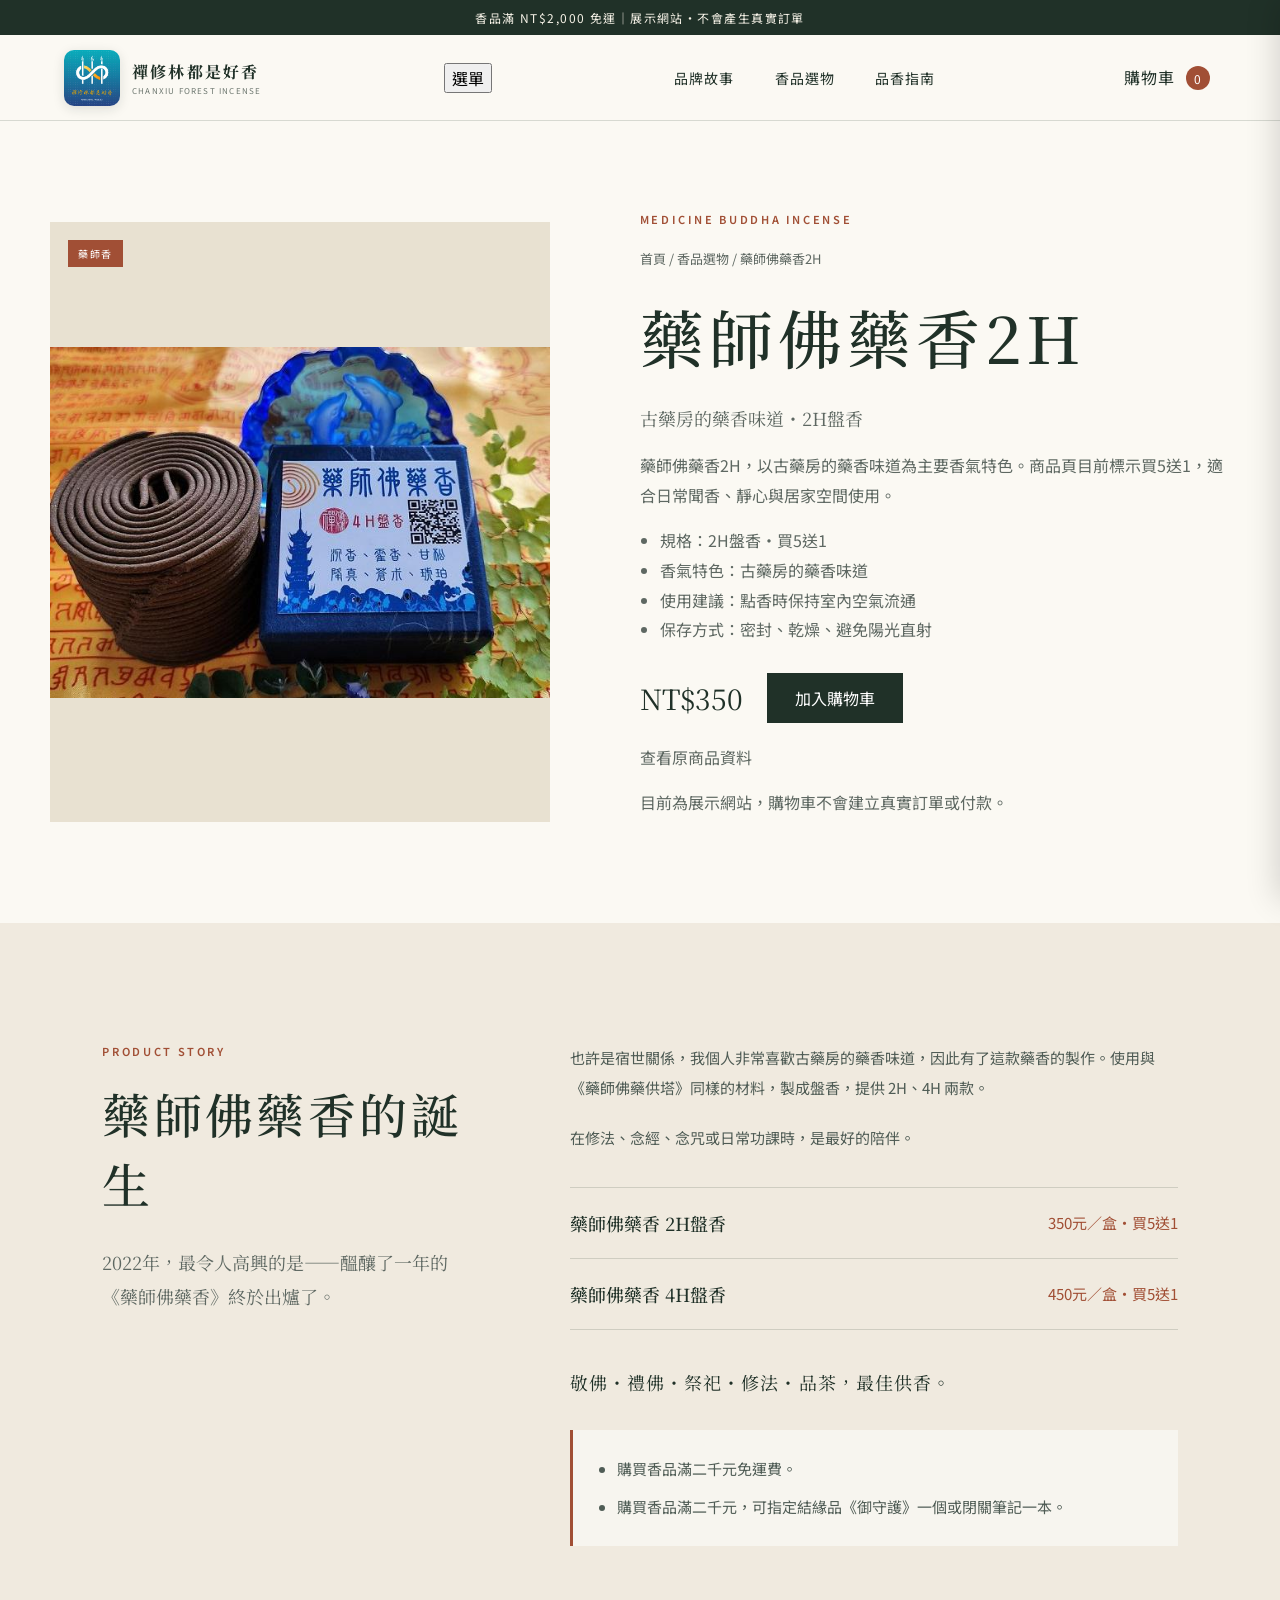
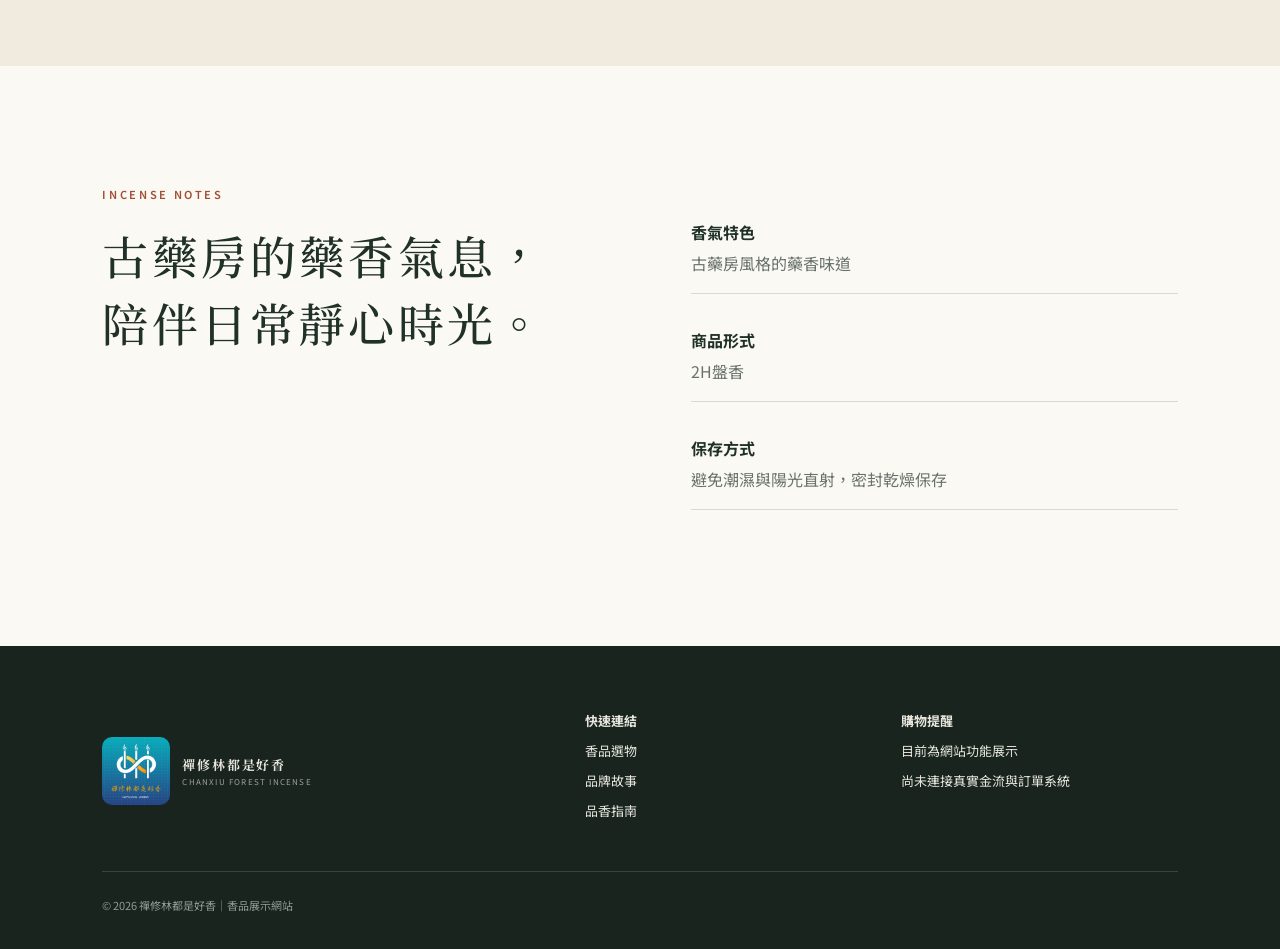
<file: product.html>
<!doctype html>
<html lang="zh-Hant">
<head>
  <meta charset="UTF-8">
  <meta name="viewport" content="width=device-width, initial-scale=1.0">
  <meta name="description" content="禪修林都是好香｜香品商品詳情">
  <title>藥師佛藥香2H｜禪修林都是好香</title>
  <link data-brand-favicon rel="icon" href="images/chanxiulin-logo.jpg?v=20260916-9" type="image/jpeg">
  <link rel="preconnect" href="https://fonts.googleapis.com">
  <link rel="preconnect" href="https://fonts.gstatic.com" crossorigin>
  <link href="https://fonts.googleapis.com/css2?family=Noto+Serif+TC:wght@400;500;600;700&family=Noto+Sans+TC:wght@400;500;600&display=swap" rel="stylesheet">
  <link rel="stylesheet" href="styles.css?v=20260916-10">
</head>
<body>
  <div class="announcement">香品滿 NT$2,000 免運｜展示網站・不會產生真實訂單</div>
  <header class="site-header">
    <a class="brand" href="index.html" aria-label="禪修林都是好香首頁"><img class="brand-logo" src="images/chanxiulin-logo.jpg?v=20260916-9" alt="禪修林都是好香 Logo"><span><strong>禪修林都是好香</strong><small>CHANXIU FOREST INCENSE</small></span></a>
    <button class="menu-button" id="menuButton" type="button" aria-expanded="false" aria-controls="mainNav">選單</button>
    <nav id="mainNav" aria-label="主要選單"><a href="index.html#story">品牌故事</a><a href="index.html#products">香品選物</a><a href="index.html#guide">品香指南</a></nav>
    <button class="cart-button" id="openCart" type="button" aria-label="開啟購物車">購物車 <span id="cartCount">0</span></button>
  </header>

  <main>
    <section class="product-detail" id="productDetail" aria-live="polite">
      <div class="detail-visual">
        <div class="product-visual compact" style="background:#e8e1d1">
          <span class="product-badge">藥師香</span>
          <img class="medicine-buddha-photo" src="images/medicine-buddha-incense.jpg?v=20260916-6" alt="藥師佛藥香2H產品實物照片">
        </div>
      </div>
      <div class="detail-copy">
        <p class="eyebrow">MEDICINE BUDDHA INCENSE</p>
        <p class="detail-breadcrumb"><a href="index.html">首頁</a> / <a href="index.html#products">香品選物</a> / 藥師佛藥香2H</p>
        <h1>藥師佛藥香2H</h1>
        <p class="detail-note-line">古藥房的藥香味道・2H盤香</p>
        <p class="detail-description">藥師佛藥香2H，以古藥房的藥香味道為主要香氣特色。商品頁目前標示買5送1，適合日常聞香、靜心與居家空間使用。</p>
        <ul class="detail-list">
          <li>規格：2H盤香・買5送1</li>
          <li>香氣特色：古藥房的藥香味道</li>
          <li>使用建議：點香時保持室內空氣流通</li>
          <li>保存方式：密封、乾燥、避免陽光直射</li>
        </ul>
        <div class="detail-buy"><strong>NT$350</strong><button type="button" data-add="1">加入購物車</button></div>
        <p class="detail-demo"><a href="https://www.wumas.url.tw/product_1529298.html" target="_blank" rel="noopener">查看原商品資料</a></p>
        <p class="detail-demo">目前為展示網站，購物車不會建立真實訂單或付款。</p>
      </div>
    </section>

    <section class="product-story section" id="productStory" aria-labelledby="productStoryTitle">
      <div class="product-story-heading">
        <p class="eyebrow">PRODUCT STORY</p>
        <h2 id="productStoryTitle">藥師佛藥香的誕生</h2>
        <p class="product-story-lead">2022年，最令人高興的是——醞釀了一年的《藥師佛藥香》終於出爐了。</p>
      </div>
      <div class="product-story-body">
        <p>也許是宿世關係，我個人非常喜歡古藥房的藥香味道，因此有了這款藥香的製作。使用與《藥師佛藥供塔》同樣的材料，製成盤香，提供 2H、4H 兩款。</p>
        <p>在修法、念經、念咒或日常功課時，是最好的陪伴。</p>
        <div class="product-variants" aria-label="藥師佛藥香規格與價格">
          <p><strong>藥師佛藥香 2H盤香</strong><span>350元／盒・買5送1</span></p>
          <p><strong>藥師佛藥香 4H盤香</strong><span>450元／盒・買5送1</span></p>
        </div>
        <p class="product-purpose">敬佛・禮佛・祭祀・修法・品茶，最佳供香。</p>
        <ul class="product-offers">
          <li>購買香品滿二千元免運費。</li>
          <li>購買香品滿二千元，可指定結緣品《御守護》一個或閉關筆記一本。</li>
        </ul>
      </div>
    </section>

    <section class="detail-note section compact-section" id="productNotes">
      <div><p class="eyebrow">INCENSE NOTES</p><h2>古藥房的藥香氣息，<br>陪伴日常靜心時光。</h2></div>
      <div class="detail-note-grid">
        <p><strong>香氣特色</strong><span>古藥房風格的藥香味道</span></p>
        <p><strong>商品形式</strong><span>2H盤香</span></p>
        <p><strong>保存方式</strong><span>避免潮濕與陽光直射，密封乾燥保存</span></p>
      </div>
    </section>
  </main>

  <footer><div class="brand footer-brand"><img class="brand-logo" src="images/chanxiulin-logo.jpg?v=20260916-9" alt="禪修林都是好香 Logo"><span><strong>禪修林都是好香</strong><small>CHANXIU FOREST INCENSE</small></span></div><div><strong>快速連結</strong><a href="index.html#products">香品選物</a><a href="index.html#story">品牌故事</a><a href="index.html#guide">品香指南</a></div><div><strong>購物提醒</strong><p>目前為網站功能展示</p><p>尚未連接真實金流與訂單系統</p></div><p class="copyright">© 2026 禪修林都是好香｜香品展示網站</p></footer>

  <div class="overlay" id="overlay" hidden></div>
  <aside class="cart-drawer" id="cartDrawer" aria-hidden="true" aria-labelledby="cartTitle"><div class="drawer-header"><h2 id="cartTitle">您的購物車</h2><button id="closeCart" type="button" aria-label="關閉購物車">×</button></div><div class="shipping-progress"><p id="shippingMessage">再選購一些，即享滿額免運。</p><div><i id="shippingBar"></i></div></div><div class="cart-items" id="cartItems"></div><div class="cart-empty" id="cartEmpty"><span>香</span><p>購物車目前是空的</p><a href="index.html#products">開始選香</a></div><div class="cart-summary" id="cartSummary" hidden><div><span>小計</span><strong id="cartTotal">NT$0</strong></div><p>展示網站不會建立真實訂單。</p><button type="button" id="checkoutButton">模擬結帳</button></div></aside>
  <div class="toast" id="toast" role="status" aria-live="polite"></div>

  <script src="app.js?v=20260916-10"></script>
  <script src="product-fix.js?v=20260916-10"></script>
  <script src="brand.js?v=20260916-9"></script>
</body>
</html>
</file>
<file: styles.css>
:root {
  --ink: #203128;
  --pine: #30483b;
  --cream: #f3efe5;
  --paper: #fbf9f3;
  --sand: #c9aa7d;
  --rust: #a14f35;
  --line: rgba(32, 49, 40, .16);
  --serif: "Noto Serif TC", serif;
  --sans: "Noto Sans TC", sans-serif;
}

* { box-sizing: border-box; }
html { scroll-behavior: smooth; }
body { margin: 0; color: var(--ink); background: var(--paper); font-family: var(--sans); }
button, input { font: inherit; }
a { color: inherit; text-decoration: none; }
.sr-only { position: absolute; width: 1px; height: 1px; padding: 0; overflow: hidden; clip: rect(0,0,0,0); white-space: nowrap; border: 0; }

.announcement { padding: 9px 20px; color: #f7f3e8; background: var(--ink); text-align: center; font-size: 12px; letter-spacing: .12em; }
.site-header { height: 86px; padding: 0 clamp(20px, 5vw, 76px); display: flex; align-items: center; justify-content: space-between; background: rgba(251,249,243,.94); border-bottom: 1px solid var(--line); position: sticky; top: 0; z-index: 20; backdrop-filter: blur(12px); }
.brand { display: flex; align-items: center; gap: 12px; font-family: var(--serif); }
.brand-logo { width: 56px; height: 56px; flex: 0 0 auto; display: block; border-radius: 10px; object-fit: cover; box-shadow: 0 3px 12px rgba(25,36,31,.13); }
.brand strong { display: block; letter-spacing: .14em; }
.brand small { display: block; margin-top: 2px; font: 8px var(--sans); letter-spacing: .15em; opacity: .65; }
nav { display: flex; gap: 40px; font-size: 14px; letter-spacing: .08em; }
nav a { position: relative; }
nav a::after { content: ""; height: 1px; background: var(--ink); position: absolute; left: 0; right: 100%; bottom: -7px; transition: .25s; }
nav a:hover::after { right: 0; }
.cart-button { border: 0; background: transparent; color: var(--ink); cursor: pointer; letter-spacing: .08em; }
.cart-button span { display: inline-grid; place-items: center; min-width: 24px; height: 24px; margin-left: 5px; border-radius: 50%; color: white; background: var(--rust); font-size: 12px; }

.hero { min-height: 680px; display: grid; grid-template-columns: .9fr 1.1fr; overflow: hidden; background: var(--cream); }
.hero-copy { padding: clamp(70px, 10vw, 150px) 6vw 80px 9vw; align-self: center; }
.eyebrow { margin: 0 0 20px; color: var(--rust); font-size: 11px; font-weight: 600; letter-spacing: .24em; }
h1, h2 { margin: 0; font-family: var(--serif); font-weight: 500; }
h1 { font-size: clamp(46px, 6vw, 82px); line-height: 1.3; letter-spacing: .08em; }
h2 { font-size: clamp(30px, 4vw, 46px); line-height: 1.45; letter-spacing: .07em; }
.hero-intro { max-width: 470px; margin: 30px 0 38px; color: #58635d; line-height: 2; letter-spacing: .05em; }
.hero-actions { display: flex; align-items: center; gap: 30px; }
.primary-button { padding: 14px 30px; color: white; background: var(--ink); font-size: 14px; letter-spacing: .12em; transition: .2s; }
.primary-button:hover { background: var(--rust); transform: translateY(-2px); }
.text-link { font-family: var(--serif); font-size: 14px; letter-spacing: .08em; }
.text-link span { display: inline-block; margin-left: 8px; transition: .2s; }
.text-link:hover span { transform: translateX(5px); }

.hero-art { min-height: 680px; position: relative; overflow: hidden; background: linear-gradient(135deg, #d5c9ae, #dfe2d4); }
.sun { position: absolute; width: 185px; height: 185px; top: 95px; right: 18%; border-radius: 50%; background: #d8a36e; opacity: .86; box-shadow: 0 0 65px rgba(216,163,110,.35); }
.mountains { position: absolute; width: 112%; left: -6%; bottom: 0; }
.incense-holder { width: 148px; height: 30px; position: absolute; right: 24%; bottom: 56px; border-radius: 50%; background: #1d2722; box-shadow: 0 18px 32px rgba(0,0,0,.25); }
.incense-holder::before { content: ""; width: 92px; height: 28px; position: absolute; left: 28px; top: -10px; border-radius: 50%; background: #788171; }
.incense-holder i { width: 2px; height: 150px; position: absolute; top: -148px; z-index: 2; background: linear-gradient(#a65039 0 7px, #483126 7px); }
.incense-holder i:nth-child(1) { left: 52px; transform: rotate(-4deg); }.incense-holder i:nth-child(2) { left: 73px; }.incense-holder i:nth-child(3) { left: 94px; transform: rotate(4deg); }
.smoke { width: 80px; height: 280px; position: absolute; right: 26%; bottom: 215px; border-left: 2px solid rgba(255,255,255,.6); border-radius: 50%; filter: blur(2px); transform: rotate(-8deg); animation: drift 6s ease-in-out infinite alternate; }
.smoke-two { right: 31%; height: 240px; bottom: 220px; opacity: .5; animation-delay: -2s; }
@keyframes drift { to { transform: translate(28px,-25px) rotate(13deg) scaleX(1.3); opacity: .25; } }
.vertical-note { position: absolute; right: 24px; top: 45%; margin: 0; writing-mode: vertical-rl; font-family: var(--serif); letter-spacing: .3em; font-size: 13px; }

.trust-row { display: grid; grid-template-columns: repeat(3, 1fr); border-bottom: 1px solid var(--line); }
.trust-row > div { padding: 30px 5vw; display: flex; align-items: center; justify-content: center; gap: 18px; border-right: 1px solid var(--line); }
.trust-row > div:last-child { border: 0; }
.trust-row span { width: 42px; height: 42px; display: grid; place-items: center; border: 1px solid var(--sand); border-radius: 50%; color: var(--rust); font-family: var(--serif); }
.trust-row p { margin: 0; }.trust-row strong, .trust-row small { display: block; }.trust-row strong { font-family: var(--serif); letter-spacing: .1em; }.trust-row small { margin-top: 5px; color: #7b827e; font-size: 11px; }

.section { padding: 120px clamp(22px, 8vw, 130px); }
.story { display: grid; grid-template-columns: 1fr 1fr; gap: 10vw; align-items: center; }
.story-image { min-height: 590px; position: relative; background: linear-gradient(rgba(32,49,40,.05),rgba(32,49,40,.35)), radial-gradient(circle at 60% 40%, #d1bd95 0 12%, transparent 13%), linear-gradient(140deg,#ddd2bb,#8c927d); overflow: hidden; }
.story-image::before, .story-image::after { content: ""; position: absolute; border-radius: 50% 50% 15% 15%; background: rgba(242,237,224,.34); filter: blur(2px); }
.story-image::before { width: 320px; height: 500px; left: 60px; bottom: -210px; transform: rotate(28deg); }.story-image::after { width: 250px; height: 460px; right: -60px; bottom: -180px; transform: rotate(-35deg); }
.story-seal { position: absolute; right: 35px; top: 35px; padding: 14px 10px; color: #f8f0df; border: 1px solid rgba(255,255,255,.7); font-family: var(--serif); font-size: 22px; text-align: center; line-height: 1.1; }.story-seal small { font-size: 10px; letter-spacing: .2em; }
.story-copy p:not(.eyebrow) { color: #5e6862; line-height: 2.1; letter-spacing: .04em; }
.story-copy h2 { margin-bottom: 28px; }
.signature { margin-top: 36px; font-family: var(--serif); letter-spacing: .14em; }

.products { background: #eeeadf; }
.section-heading { margin-bottom: 55px; display: flex; align-items: end; justify-content: space-between; gap: 40px; }
.section-heading > p { max-width: 360px; margin: 0; color: #657069; line-height: 1.8; }
.product-grid { display: grid; grid-template-columns: repeat(3, 1fr); gap: 26px; }
.product-card { min-width: 0; display: flex; flex-direction: column; background: var(--paper); transition: .3s; }.product-card:hover { transform: translateY(-8px); box-shadow: 0 18px 40px rgba(49,56,47,.12); }
.product-visual { height: 360px; position: relative; overflow: hidden; display: grid; place-items: center; background: var(--product-bg); }
.product-card .medicine-buddha-photo, .product-card .product-photo { width: 100%; height: 100%; display: block; position: relative; z-index: 1; object-fit: cover; }
.product-visual::before { content: ""; width: 210px; height: 210px; position: absolute; border-radius: 50%; background: rgba(255,255,255,.3); }
.product-box { width: 118px; height: 245px; padding-top: 48px; position: relative; z-index: 1; color: var(--product-ink); background: var(--product-box); border: 1px solid rgba(31,43,36,.18); text-align: center; box-shadow: 12px 18px 26px rgba(39,43,37,.16); font-family: var(--serif); letter-spacing: .12em; transform: rotate(-3deg); transition: .3s; }
.product-card:hover .product-box { transform: rotate(0) scale(1.04); }
.product-box::after { content: "天然香品"; display: block; width: 22px; margin: 22px auto 0; padding: 7px 2px; color: white; background: var(--rust); font: 9px var(--sans); writing-mode: vertical-rl; letter-spacing: .18em; }
.product-badge { position: absolute; left: 18px; top: 18px; z-index: 2; padding: 6px 10px; color: white; background: var(--rust); font-size: 10px; letter-spacing: .15em; }
.product-info { padding: 25px; }.product-card .product-info { flex: 1; display: flex; flex-direction: column; }.product-card .product-copy-link { display: block; }.product-meta { color: #8b8e87; font-size: 10px; letter-spacing: .16em; }.product-info h3 { margin: 9px 0; font-family: var(--serif); font-size: 22px; letter-spacing: .08em; }.product-info p { min-height: 48px; color: #6f766f; font-size: 13px; line-height: 1.8; }.product-footer { display: flex; align-items: center; justify-content: space-between; margin-top: 20px; }.product-card .product-footer { margin-top: auto; }.product-footer strong { font-family: var(--serif); }.add-button { width: 42px; height: 42px; color: white; background: var(--ink); border: 0; border-radius: 50%; cursor: pointer; font-size: 23px; transition: .2s; }.add-button:hover { background: var(--rust); transform: rotate(90deg); }

.product-detail { width: min(1180px, calc(100% - 44px)); margin: 0 auto; padding: clamp(56px, 7vw, 96px) 0; display: grid; grid-template-columns: minmax(320px, 500px) minmax(0, 1fr); align-items: center; gap: clamp(42px, 7vw, 90px); }
.detail-visual { min-width: 0; }
.detail-visual .product-visual.compact { width: 100%; height: auto; aspect-ratio: 4 / 5; max-height: 600px; background: #e8e1d1; }
.product-detail .medicine-buddha-photo, .product-detail .product-photo { width: 100%; height: 100%; display: block; position: relative; z-index: 1; object-fit: contain; }
.product-gallery-thumbnails { margin-top: 12px; display: grid; grid-template-columns: repeat(3, 1fr); gap: 10px; }
.product-gallery-thumbnails button { min-width: 0; padding: 0; overflow: hidden; aspect-ratio: 4 / 3; border: 2px solid transparent; background: #e9e2d4; cursor: pointer; opacity: .7; transition: border-color .2s, opacity .2s; }
.product-gallery-thumbnails button:hover, .product-gallery-thumbnails button.active { border-color: var(--rust); opacity: 1; }
.product-gallery-thumbnails img { width: 100%; height: 100%; display: block; object-fit: cover; }
.detail-copy { min-width: 0; }
.detail-copy h1 { font-size: clamp(38px, 5vw, 64px); }
.detail-breadcrumb, .detail-note-line, .detail-description, .detail-list, .detail-demo { color: #5e6862; line-height: 1.85; }
.detail-breadcrumb { margin: 0 0 24px; font-size: 13px; }
.detail-note-line { margin: 24px 0 10px; font-family: var(--serif); font-size: 18px; }
.detail-description { max-width: 620px; }
.detail-list { padding-left: 1.25em; }
.detail-buy { margin: 28px 0 20px; display: flex; align-items: center; gap: 24px; }
.detail-buy strong { font: 28px var(--serif); }
.detail-buy button { padding: 13px 28px; border: 0; color: white; background: var(--ink); cursor: pointer; }
.compact-section { display: grid; grid-template-columns: 1fr 1fr; gap: 8vw; }
.detail-note-grid p { padding: 18px 0; border-bottom: 1px solid var(--line); }
.detail-note-grid strong, .detail-note-grid span { display: block; }
.detail-note-grid span { margin-top: 7px; color: #69726d; }
.product-story { display: grid; grid-template-columns: minmax(260px, .75fr) minmax(0, 1.25fr); gap: clamp(44px, 8vw, 120px); background: #f0eadf; }
.product-story-heading { align-self: start; position: sticky; top: 125px; }
.product-story-heading h2 { font-size: clamp(32px, 4vw, 48px); }
.product-story-lead { margin: 26px 0 0; color: #5e6862; font-family: var(--serif); font-size: 18px; line-height: 1.9; }
.product-story-body { max-width: 720px; color: #4f5c55; font-size: 15px; line-height: 2; }
.product-story-body > p { margin: 0 0 20px; }
.product-variants { margin: 34px 0; border-top: 1px solid var(--line); }
.product-variants p { margin: 0; padding: 20px 0; display: flex; align-items: center; justify-content: space-between; gap: 24px; border-bottom: 1px solid var(--line); }
.product-variants strong { color: var(--ink); font: 500 18px var(--serif); }
.product-variants span { color: var(--rust); white-space: nowrap; }
.product-purpose { color: var(--ink); font-family: var(--serif); font-size: 18px; letter-spacing: .06em; }
.product-offers { margin: 30px 0 0; padding: 24px 24px 24px 44px; background: rgba(255,255,255,.52); border-left: 3px solid var(--rust); }
.product-offers li + li { margin-top: 8px; }
.scripture-quotes { margin: 34px 0; display: grid; gap: 16px; }
.scripture-quotes blockquote { margin: 0; padding: 22px 24px; border-left: 3px solid var(--rust); background: rgba(255,255,255,.55); }
.scripture-quotes p { margin: 0; }
.maker-note { padding: 24px; color: var(--ink); background: #e3dbc9; }
.story-source a { color: var(--rust); border-bottom: 1px solid currentColor; }

.ritual { color: #f4f0e5; background: var(--pine); }
.ritual { display: grid; grid-template-columns: .8fr 1.2fr; gap: 9vw; align-items: center; }
.ritual-copy p:not(.eyebrow) { max-width: 440px; color: #cbd2cc; line-height: 2; }
.ritual-steps { margin: 0; padding: 0; list-style: none; }
.ritual-steps li { padding: 25px 0; display: grid; grid-template-columns: 60px 1fr; border-bottom: 1px solid rgba(255,255,255,.18); }
.ritual-steps span { grid-row: 1/3; color: var(--sand); font-family: var(--serif); }.ritual-steps strong { font: 500 18px var(--serif); letter-spacing: .1em; }.ritual-steps small { margin-top: 6px; color: #bac5bd; }

.newsletter { text-align: center; }.newsletter > p:not(.eyebrow) { color: #747c77; }.newsletter form { width: min(520px, 100%); margin: 35px auto 12px; display: flex; border-bottom: 1px solid var(--ink); }.newsletter input { flex: 1; padding: 14px 4px; border: 0; outline: 0; background: transparent; }.newsletter button { border: 0; color: var(--ink); background: transparent; cursor: pointer; font-family: var(--serif); letter-spacing: .12em; }.form-message { color: var(--rust); font-size: 12px; }

footer { padding: 65px 8vw 25px; display: grid; grid-template-columns: 1.6fr 1fr 1fr; gap: 40px; color: #e7e6dd; background: #19241f; font-size: 13px; }
footer > div:not(.brand) strong, footer a, footer p { display: block; margin: 0 0 11px; }.footer-brand .brand-logo { width: 68px; height: 68px; box-shadow: none; }.copyright { grid-column: 1/-1; padding-top: 25px; border-top: 1px solid rgba(255,255,255,.14); color: #919b95; font-size: 11px; }

.overlay { position: fixed; inset: 0; z-index: 40; background: rgba(13,20,16,.52); backdrop-filter: blur(3px); }
.cart-drawer { width: min(440px, 100%); height: 100%; padding: 28px; position: fixed; right: 0; top: 0; z-index: 50; display: flex; flex-direction: column; background: var(--paper); transform: translateX(102%); transition: transform .35s ease; box-shadow: -12px 0 30px rgba(0,0,0,.16); }
.cart-drawer.open { transform: none; }.drawer-header { display: flex; align-items: center; justify-content: space-between; padding-bottom: 20px; border-bottom: 1px solid var(--line); }.drawer-header h2 { font-size: 28px; }.drawer-header button { border: 0; background: transparent; cursor: pointer; font-size: 34px; font-weight: 200; }.cart-items { overflow-y: auto; }.cart-item { padding: 18px 0; display: grid; grid-template-columns: 72px 1fr auto; gap: 14px; border-bottom: 1px solid var(--line); }.cart-thumb { min-height: 88px; overflow: hidden; display: grid; place-items: center; color: var(--ink); background: #ddd5c3; font-family: var(--serif); }.cart-thumb img { width: 100%; height: 100%; display: block; object-fit: cover; }.cart-item h3 { margin: 2px 0 5px; font: 17px var(--serif); }.cart-item h3 a:hover { color: var(--rust); }.cart-item p { margin: 0; font-size: 12px; color: #767d78; }.quantity { margin-top: 10px; display: flex; align-items: center; gap: 10px; }.quantity button, .remove-item { border: 0; background: transparent; cursor: pointer; }.remove-item { color: #8a6458; font-size: 12px; }.cart-empty { margin: auto; text-align: center; }.cart-empty span { width: 76px; height: 76px; margin: 0 auto 18px; display: grid; place-items: center; border: 1px solid var(--sand); border-radius: 50%; font: 28px var(--serif); }.cart-empty a { display: inline-block; margin-top: 8px; border-bottom: 1px solid var(--ink); }.cart-summary { margin-top: auto; padding-top: 20px; border-top: 1px solid var(--line); }.cart-summary div { display: flex; justify-content: space-between; font-family: var(--serif); font-size: 20px; }.cart-summary p { color: #858b87; font-size: 11px; }.cart-summary button { width: 100%; padding: 15px; border: 0; color: white; background: var(--ink); cursor: pointer; letter-spacing: .14em; }.toast { padding: 13px 20px; position: fixed; left: 50%; bottom: 30px; z-index: 60; color: white; background: var(--ink); opacity: 0; pointer-events: none; transform: translate(-50%,20px); transition: .25s; box-shadow: 0 8px 24px rgba(0,0,0,.25); }.toast.show { opacity: 1; transform: translate(-50%,0); }
.reveal { opacity: 0; transform: translateY(18px); transition: .7s ease; }.reveal.visible { opacity: 1; transform: none; }

@media (max-width: 850px) {
  nav { display: none; }.site-header { height: 72px; padding: 0 18px; }.brand-logo { width: 46px; height: 46px; border-radius: 8px; }.brand strong { font-size: 13px; }.brand small { font-size: 7px; letter-spacing: .1em; }
  .hero { grid-template-columns: 1fr; }.hero-copy { padding: 75px 8vw; }.hero-art { min-height: 480px; }.sun { width: 135px; height: 135px; }.vertical-note { display: none; }
  .trust-row { grid-template-columns: 1fr; }.trust-row > div { justify-content: flex-start; padding-left: 15vw; border-right: 0; border-bottom: 1px solid var(--line); }
  .section { padding: 85px 7vw; }.story, .ritual { grid-template-columns: 1fr; }.story-image { min-height: 420px; }.story { gap: 60px; }
  .section-heading { align-items: start; flex-direction: column; }.product-grid { grid-template-columns: 1fr; }.product-visual { height: 340px; }.ritual { gap: 55px; }
  .product-detail { width: min(100% - 30px, 620px); padding: 42px 0 70px; grid-template-columns: 1fr; gap: 36px; }
  .detail-visual .product-visual.compact { height: auto; max-height: 520px; }
  .product-story { grid-template-columns: 1fr; gap: 34px; }
  .product-story-heading { position: static; }
  .product-variants p { align-items: flex-start; flex-direction: column; gap: 5px; }
  .compact-section { grid-template-columns: 1fr; }
  footer { grid-template-columns: 1fr; }.copyright { grid-column: 1; }
}

@media (prefers-reduced-motion: reduce) { html { scroll-behavior: auto; } *, *::before, *::after { animation: none !important; transition: none !important; } .reveal { opacity: 1; transform: none; } }
</file>
<file: line-sticker-studio/style.css>
@import url('https://fonts.googleapis.com/css2?family=DM+Sans:wght@400;500;600;700&family=Noto+Sans+TC:wght@400;500;600;700;800&display=swap');
:root{font-family:'DM Sans','Noto Sans TC',sans-serif;color:#223028;background:#f7f6f2;font-synthesis:none}*{box-sizing:border-box}body{margin:0}button,input,select,textarea{font:inherit}button{cursor:pointer}a{color:inherit}main{max-width:1160px;margin:auto;padding:0 28px}.topbar{height:76px;max-width:1160px;padding:0 28px;margin:auto;display:flex;align-items:center;justify-content:space-between}.brand{display:flex;align-items:center;gap:12px;font-weight:800;font-size:18px;letter-spacing:-.04em}.brandmark{display:grid;place-items:center;width:37px;height:37px;border-radius:12px;background:#ff755e;color:#fff;font-size:27px}.brand small{display:block;font-size:9px;letter-spacing:.22em;color:#929a91;margin-top:2px}.topnote{font-size:12px;color:#8a948b}.hero{border-radius:26px;background:#dcece2;min-height:292px;display:flex;align-items:center;justify-content:space-between;padding:47px 65px;overflow:hidden;position:relative}.hero:before{content:'';position:absolute;width:390px;height:390px;border:1px solid #c4ddcc;border-radius:50%;right:45px;top:-60px}.hero>div:first-child{position:relative;z-index:1;max-width:590px}.eyebrow{font-size:11px;font-weight:800;letter-spacing:.17em;color:#508e72}.hero h1{font-size:clamp(37px,5vw,61px);letter-spacing:-.07em;line-height:1.22;margin:15px 0}.hero h1 em{font-style:normal;color:#ed7257}.hero p{font-size:15px;color:#64796b;line-height:1.85;margin:0}.hero-art{position:relative;width:340px;height:200px;flex:none}.bubble{position:absolute;display:grid;place-items:center;width:130px;height:108px;border-radius:36px;box-shadow:0 19px 32px #6b987827;font-size:26px;font-weight:800;transform:rotate(-10deg);background:#fff;color:#ed7257;top:10px;left:25px}.bubble.b{transform:rotate(9deg);background:#ff876e;color:#fff;top:75px;left:155px;width:155px}.spark{position:absolute;right:13px;top:3px;font-size:37px;color:#f7ba67}.steps{display:flex;gap:10px;margin:30px 0 16px}.step{border:1px solid #e3e7e0;color:#819087;background:#fff;border-radius:13px;display:flex;align-items:center;gap:12px;padding:15px 20px;flex:1;text-align:left;font-size:14px;font-weight:700}.step b{font-size:12px;letter-spacing:.06em}.step.active{border-color:#30684d;background:#30684d;color:#fff}.panel{background:#fff;border:1px solid #e9ece6;border-radius:22px;padding:35px 39px 30px;box-shadow:0 18px 45px #29452b09}.hidden{display:none}.section-head{display:flex;align-items:center;justify-content:space-between;gap:35px;margin-bottom:30px}.section-head h2{margin:9px 0 6px;letter-spacing:-.05em;font-size:27px}.section-head p{margin:0;color:#87918a;font-size:13px;line-height:1.7}.count-control{background:#f6f9f5;border-radius:16px;padding:18px 19px;min-width:265px}.count-control label{display:block;font-size:12px;color:#657469;font-weight:700}.count-control strong{color:#2b7855;font-size:22px;margin-left:8px}.count-control input[type=range]{width:76%;vertical-align:middle}.count-control input[type=number]{width:49px;margin-left:8px;padding:6px;border:1px solid #dbe4da;border-radius:7px;color:#305d41;background:white;text-align:center}.minor-head,.result-head{display:flex;align-items:baseline;justify-content:space-between;gap:15px;margin-bottom:15px}.minor-head h3,.result-head h3{margin:0;font-size:15px}.minor-head span,.result-head span{font-size:12px;color:#9ba59c}.preset-wrap{padding:21px;background:#f9faf7;border:1px solid #edf0ea;border-radius:16px}.presets{display:flex;flex-wrap:wrap;gap:8px}.presets button{border:1px solid #e2e9e0;border-radius:8px;background:#fff;color:#527460;padding:7px 12px;font-size:12px;transition:.15s}.presets button:hover{border-color:#46936c;background:#edf8f0}.editor-head{margin:27px 0 15px}.editor-actions{display:flex;gap:16px}.text-button{border:0;background:none;color:#348257;font-size:12px;font-weight:700;padding:3px}.editors{display:grid;grid-template-columns:repeat(4,1fr);gap:10px;max-height:436px;overflow:auto;padding-right:5px}.editor{border:1px solid #e6ebe4;border-radius:11px;padding:10px 11px;display:flex;align-items:center;gap:10px;transition:.15s}.editor:focus-within{border-color:#539b71;box-shadow:0 0 0 3px #e6f4e9}.editor span{font-size:11px;color:#a6afa7;font-weight:800}.editor input{border:0;outline:0;min-width:0;width:100%;font-size:13px;color:#233b2b}.editor input::placeholder{color:#adb9af}.panel-footer{border-top:1px solid #eef0ec;margin-top:28px;padding-top:23px;display:flex;align-items:center;justify-content:space-between;gap:12px}.muted{color:#9ca69e;font-size:12px}.primary,.secondary{border-radius:10px;border:0;padding:12px 18px;font-size:13px;font-weight:800;transition:.15s}.primary{background:#347e59;color:#fff}.primary:hover{background:#266946}.primary:disabled{opacity:.45;cursor:not-allowed}.primary span{padding-left:14px}.secondary{background:#f0f4ef;color:#4a7459}.pill{border-radius:30px;background:#e9f5ed;padding:9px 14px;color:#357955;font-size:12px;font-weight:800;white-space:nowrap}.settings-grid{display:grid;grid-template-columns:2fr 1fr 1.4fr;gap:12px}.settings-grid label{display:block;font-size:12px;font-weight:800;color:#607164}.settings-grid input:not([type=checkbox]):not([type=range]),.settings-grid select{display:block;width:100%;margin-top:9px;padding:12px;border:1px solid #dce5db;border-radius:10px;background:#fff;color:#263c2c;font-size:13px}.hint{margin:21px 0;background:#fff8ec;border-left:3px solid #e7ad5a;border-radius:8px;padding:13px 16px;color:#84704e;font-size:12px;line-height:1.75}.prompt-list{display:grid;gap:14px}.prompt-card{border:1px solid #e4eae2;border-radius:15px;overflow:hidden}.prompt-title{padding:15px 18px;background:#f7faf6;display:flex;justify-content:space-between;align-items:center;gap:15px}.prompt-title strong{font-size:14px}.prompt-title span{font-size:11px;color:#8a9b8d}.prompt-title button{border:0;border-radius:8px;background:#deeee2;color:#387451;font-size:12px;font-weight:800;padding:9px 13px}.prompt-card textarea{display:block;width:100%;height:195px;border:0;padding:16px 18px;resize:vertical;font-size:12px;line-height:1.75;color:#405849;background:white}.upload-rows{display:grid;gap:10px}.upload-row{border:1px dashed #b9d7c2;border-radius:13px;padding:17px;display:flex;align-items:center;justify-content:space-between;gap:14px;background:#fafcf9}.upload-row b{display:block;font-size:13px}.upload-row small{color:#91a193;font-size:11px}.upload-row label{border:1px solid #b8d7c3;background:#e8f6ed;color:#347d53;padding:9px 14px;border-radius:9px;font-size:12px;font-weight:800;cursor:pointer}.upload-row label{position:relative;overflow:hidden}.upload-row input{position:absolute;inset:0;width:100%;height:100%;opacity:0;cursor:pointer}.upload-row .file-name{color:#3b8156;font-size:11px;margin-left:auto;max-width:200px;overflow:hidden;text-overflow:ellipsis;white-space:nowrap}.processing{grid-template-columns:2fr 2fr 1fr;background:#f8faf7;padding:18px;border-radius:13px;margin-top:18px;align-items:center}.processing input[type=range]{width:100%;margin-top:14px}.processing .check{display:flex;align-items:center;gap:10px}.processing small{font-size:11px;font-weight:400;color:#99a59b}.processing input[type=color]{height:39px;padding:3px!important}.result-head{margin:28px 0 14px}.results{display:grid;grid-template-columns:repeat(5,1fr);gap:11px;max-height:560px;overflow:auto}.result{border:1px solid #e5ebe4;border-radius:11px;padding:7px;background:white}.checker{background-color:#f7f7f7;background-image:linear-gradient(45deg,#e9e9e9 25%,transparent 25%),linear-gradient(-45deg,#e9e9e9 25%,transparent 25%),linear-gradient(45deg,transparent 75%,#e9e9e9 75%),linear-gradient(-45deg,transparent 75%,#e9e9e9 75%);background-size:14px 14px;background-position:0 0,0 7px,7px -7px,-7px 0;aspect-ratio:370/320;display:grid;place-items:center;border-radius:7px;overflow:hidden}.checker img{width:100%;height:100%;object-fit:contain}.result .caption{font-size:11px;display:flex;justify-content:space-between;gap:6px;margin:8px 1px;white-space:nowrap;overflow:hidden}.caption span:last-child{overflow:hidden;text-overflow:ellipsis}.pickers{display:flex;gap:5px}.pickers button{flex:1;border:1px solid #dbe9df;background:#fff;color:#7d9683;padding:5px 2px;font-size:10px;border-radius:6px;font-weight:800}.pickers button.selected{background:#347e59;border-color:#347e59;color:white}.empty{grid-column:1/-1;background:#f8faf7;border-radius:12px;padding:65px 12px;text-align:center;color:#9eaaa0;font-size:13px}.validity{font-size:12px;line-height:1.7;color:#796b4f;background:#fff8ea;border-radius:10px;margin-top:18px;padding:13px 16px}footer{display:flex;justify-content:space-between;padding:27px 2px 40px;color:#9ca59c;font-size:11px}footer a{color:#648e72;text-decoration:none}dialog{border:0;border-radius:17px;box-shadow:0 24px 90px #1b3b2830;width:min(510px,90vw);padding:27px}dialog::backdrop{background:#1a352a80}dialog h2{font-size:21px;margin:0 0 5px}dialog p{font-size:12px;color:#7c897d}dialog textarea{width:100%;border:1px solid #d6e1d6;border-radius:9px;padding:12px;resize:vertical}.dialog-actions{display:flex;justify-content:flex-end;gap:10px;margin-top:13px}.toast{position:fixed;bottom:25px;left:50%;transform:translate(-50%,20px);background:#263e2f;color:white;border-radius:8px;padding:11px 18px;font-size:12px;opacity:0;pointer-events:none;transition:.2s;z-index:10}.toast.show{opacity:1;transform:translate(-50%,0)}
@media(max-width:800px){.hero{padding:38px}.hero-art{width:220px;transform:scale(.75);transform-origin:left}.editors{grid-template-columns:repeat(3,1fr)}.results{grid-template-columns:repeat(4,1fr)}}@media(max-width:600px){main{padding:0 14px}.topbar{height:62px;padding:0 15px}.topnote{display:none}.hero{min-height:230px;padding:27px 24px}.hero-art{display:none}.hero h1{font-size:37px}.hero p{font-size:13px}.steps{gap:5px;margin-top:16px}.step{padding:12px 6px;justify-content:center}.step span{font-size:10px}.step b{font-size:10px}.panel{padding:24px 17px}.section-head{display:block}.section-head h2{font-size:23px}.count-control{margin-top:20px;min-width:0}.minor-head{align-items:start}.minor-head>span{display:none}.editors{grid-template-columns:repeat(2,1fr);max-height:520px}.preset-wrap{padding:14px}.preset-wrap .minor-head{margin-bottom:12px}.editor-actions{gap:7px}.settings-grid,.processing{grid-template-columns:1fr}.results{grid-template-columns:repeat(2,1fr)}.panel-footer{flex-wrap:wrap}.panel-footer .muted{width:100%}.upload-row{flex-wrap:wrap}.upload-row .file-name{max-width:100%;order:3}footer{display:block;line-height:2}}

.category-wrap{background:#f5f8f6;border:1px solid #e3eae3;border-radius:16px;padding:21px;margin-bottom:14px}
.categories{display:grid;grid-template-columns:repeat(4,minmax(0,1fr));gap:9px}
.categories button{min-height:46px;padding:9px 8px;border:1px solid #dae6df;border-radius:10px;background:#fff;color:#557765;font-size:13px;font-weight:700;transition:background .15s,color .15s,border-color .15s}
.categories button:hover,.categories button:focus-visible{border-color:#3e8860;outline:2px solid transparent}
.categories button.selected{background:#347e59;border-color:#347e59;color:#fff;box-shadow:0 4px 10px #367e5824}
.category-note{margin:13px 0 0;color:#82978a;font-size:12px;line-height:1.65}
.preset-wrap summary{display:flex;align-items:center;justify-content:space-between;gap:12px;cursor:pointer;color:#426b50;list-style:none}
.preset-wrap summary::-webkit-details-marker{display:none}
.preset-wrap summary:after{content:'⌄';font-size:21px;line-height:1;transition:transform .15s}
.preset-wrap[open] summary:after{transform:rotate(180deg)}
.preset-wrap summary strong{font-size:14px}
.preset-wrap summary span{margin-left:auto;font-size:12px;color:#82988a}
.preset-wrap .preset-note{font-size:12px;color:#82988a;margin:15px 0 11px}
@media(max-width:800px){.categories{grid-template-columns:repeat(3,minmax(0,1fr))}}
@media(max-width:600px){.category-wrap{padding:15px}.categories{gap:7px}.categories button{min-height:44px;font-size:12px;padding:7px 3px}.category-note{font-size:11px}.preset-wrap summary span{font-size:11px}}
.theme-add{display:flex;align-items:center;flex-wrap:wrap;gap:10px;margin:14px 0;padding:13px;border:1px solid #e2ebe3;border-radius:10px;background:#f7faf7;color:#53735d;font-size:12px}.theme-add input{width:58px;padding:7px;border:1px solid #d4e2d7;border-radius:7px;text-align:center}.theme-add small{color:#839387}.character-source{border:1px solid #e2eae2;border-radius:13px;padding:17px;margin:0 0 17px;background:#f8faf8}.character-source legend{padding:0 7px;font-weight:800;color:#3f6e50;font-size:14px}.source-options{display:flex;gap:9px;flex-wrap:wrap;margin-bottom:14px}.source-options label{display:flex;align-items:center;gap:7px;border:1px solid #d7e6da;border-radius:9px;padding:10px 14px;background:white;color:#58725d;font-size:13px;font-weight:700;cursor:pointer}.source-options label:has(input:checked){background:#e5f2e9;border-color:#3d8960;color:#276b46}.character-source #customControls label{display:block;font-size:12px;color:#607164;font-weight:800}.character-source #customControls input{display:block;width:100%;max-width:480px;margin-top:8px;padding:12px;border:1px solid #dce5db;border-radius:9px}.reference-upload{display:inline-block;padding:10px 14px;border:1px solid #b8d7c3;border-radius:9px;background:#e8f6ed;color:#347d53;font-size:12px;font-weight:800;cursor:pointer}.reference-upload input{display:block;max-width:260px;margin-top:7px;font-size:11px}.reference-preview{display:flex;align-items:center;gap:12px;margin-top:12px;min-width:0}.reference-preview[hidden],#referenceControls[hidden],#customControls[hidden]{display:none}.reference-preview img{width:62px;height:62px;object-fit:contain;background:white;border:1px solid #dce7dd;border-radius:8px}.reference-preview span{font-size:12px;overflow-wrap:anywhere}.character-source .muted{margin:10px 0 0;line-height:1.6}
/* Phrase library and text treatment */
#presetSearch{width:100%;padding:12px 14px;border:1px solid #dae6dd;border-radius:10px;margin:12px 0;background:white}.preset-filters{display:flex;align-items:center;gap:14px;flex-wrap:wrap;font-size:12px;color:#587063}.preset-filters label{display:flex;gap:5px;align-items:center}.presets button.selected{background:#317657;color:white;border-color:#317657}.presets button[hidden]{display:none}.editors{grid-template-columns:repeat(3,minmax(0,1fr));max-height:520px}.editor{padding:8px}.editor-move,.editor-remove{border:0;background:none;color:#8b9b8c;font-size:15px;padding:2px}.editor-move:disabled{opacity:.3}.editor-remove:hover{color:#d3545b}.custom-phrase{background:#f5f9f5;border:1px solid #e1eae1;border-radius:13px;padding:17px;margin-top:20px}.custom-phrase label{font-weight:800;font-size:13px;display:block;margin-bottom:8px}.custom-phrase>div{display:flex;gap:8px}.custom-phrase input{min-width:0;flex:1;padding:10px;border:1px solid #dce7dc;border-radius:9px}.text-design{background:#f8faf8;border:1px solid #e2eae4;border-radius:15px;margin-top:25px;padding:22px}.design-controls{display:grid;grid-template-columns:repeat(4,minmax(0,1fr));gap:12px}.design-controls label{font-size:12px;color:#57705f;font-weight:700}.design-controls select,.design-controls input{display:block;width:100%;margin-top:6px;min-height:38px;border:1px solid #dbe6de;border-radius:8px;padding:7px;background:white;color:#2b4233}.design-controls input[type=color]{padding:3px}.design-preview{margin:18px auto 10px;min-height:140px;max-width:370px;display:grid;place-items:center;border-radius:12px;background-color:#fff;background-image:linear-gradient(45deg,#edf0ec 25%,transparent 25%),linear-gradient(-45deg,#edf0ec 25%,transparent 25%),linear-gradient(45deg,transparent 75%,#edf0ec 75%),linear-gradient(-45deg,transparent 75%,#edf0ec 75%);background-size:18px 18px;background-position:0 0,0 9px,9px -9px,-9px 0}.design-preview span{text-align:center;max-width:90%;line-height:1.3;overflow-wrap:anywhere}.text-design .muted{display:block;text-align:center}@media(max-width:800px){.design-controls{grid-template-columns:repeat(2,minmax(0,1fr))}}@media(max-width:600px){.editors{grid-template-columns:1fr 1fr}.editor{gap:3px}.editor input{font-size:12px}.design-controls{grid-template-columns:1fr 1fr}}@media(max-width:400px){.editors{grid-template-columns:1fr}.design-controls{grid-template-columns:1fr}}


/* Expanded prompt settings */
.theme-select{display:flex;flex-direction:column;gap:8px;max-width:460px;margin:16px 0;font-weight:600}.theme-select select,.character-source select{width:100%;padding:13px;border:1px solid var(--line,#ddd);border-radius:12px;background:white;color:inherit;font:inherit}.all-themes summary{cursor:pointer;color:#79604f;font-size:14px;margin:12px 0}.font-description{background:#fff7ee;border:1px solid #efdfcf;padding:14px 18px;border-radius:12px;line-height:1.7}.design-preview{overflow-wrap:anywhere}.character-source select:disabled,select:disabled{opacity:.6}.character-source>label{display:grid;gap:10px}.design-controls label{min-width:0}.design-controls select{max-width:100%}

.design-preview canvas{display:block;width:100%;max-width:370px;height:auto;aspect-ratio:370/320}
.design-preview{min-height:0}
.tone-controls{display:grid;gap:8px;margin-top:16px}
.tone-controls>label{font-size:12px;color:#607164;font-weight:800}
.tone-row{display:flex;align-items:center;gap:10px;max-width:480px}
.tone-row select{flex:1;min-width:0}
.tone-swatch{width:30px;height:30px;border-radius:50%;flex:none;border:2px solid #fff;box-shadow:0 0 0 1px #cfd9cf}
.tone-swatch.tone-none{background:repeating-linear-gradient(45deg,#eef2ee 0 4px,#fff 4px 8px)!important}
.tone-custom{display:flex;flex-wrap:wrap;gap:12px;max-width:480px}
.tone-custom label,.tone-scope{display:grid;gap:6px;font-size:12px;color:#607164;font-weight:800}
.tone-custom label:last-child{flex:1;min-width:180px}
.tone-custom input[type=color]{width:64px;height:46px;padding:3px;border:1px solid #dce5db;border-radius:10px;background:#fff}
.tone-custom input[type=text]{width:100%;padding:12px;border:1px solid #dce5db;border-radius:9px;font:inherit;font-weight:500}
.tone-scope{max-width:480px}
.tone-scope select{font-weight:500}
.tone-custom[hidden],.tone-scope[hidden]{display:none}

.copy-all{border:1px solid #cfe2d4;background:#f2f8f3;border-radius:15px;padding:16px 18px;margin:0 0 18px;display:grid;gap:10px}
.copy-all[hidden]{display:none}
.copy-all-head{display:flex;justify-content:space-between;align-items:center;gap:14px;flex-wrap:wrap}
.copy-all-head strong{font-size:15px;color:#2f6b49}
.copy-all-head p{margin:4px 0 0;font-size:13px;color:#587063}
.copy-all-steps{margin:0;padding-left:20px;display:grid;gap:4px;font-size:13px;line-height:1.6;color:#3d5446}
.copy-all .muted{margin:0;font-size:12px;line-height:1.6}
</file>
<file: line-sticker-studio/splitter.css>
.cut-layout{display:grid;grid-template-columns:minmax(0,1fr) 290px;gap:22px;margin:24px 0}.cut-stage{position:relative;align-self:start;background:repeating-conic-gradient(#e5ebe7 0% 25%,#fff 0% 50%) 0/20px 20px;border:1px solid #d9e3dd;border-radius:14px;overflow:hidden;min-height:220px}.cut-stage canvas{display:block;width:100%;height:auto;touch-action:none}.cut-empty{padding:70px 22px;text-align:center;color:#587367}.cut-controls{display:grid;gap:14px;align-content:start}.cut-controls label{display:grid;gap:5px;font-size:13px;color:#38594b}.cut-controls input,.cut-controls select{min-width:0;width:100%;padding:8px;border:1px solid #d6dfd9;border-radius:8px;background:white}.cut-controls input[type=range]{padding:0}.cut-controls input[type=checkbox]{width:auto}.cut-row{display:flex;gap:8px;flex-wrap:wrap}.cut-row>*{flex:1;min-width:90px}.cut-btn{border:1px solid #d1dfd7;border-radius:9px;padding:10px 12px;background:white;color:#2b624c;cursor:pointer}.cut-btn[aria-pressed=true]{background:#2f7859;color:white}.cut-controls fieldset{border:1px solid #d6e1da;border-radius:10px;padding:12px;min-width:0}.cut-controls legend{font-size:13px;font-weight:bold}.cut-controls small,.cut-note{font-size:12px;color:#65796d;line-height:1.7}.cut-numbers{display:grid;grid-template-columns:1fr 1fr;gap:8px}.cut-preview{display:grid;grid-template-columns:repeat(auto-fill,minmax(140px,1fr));gap:12px;margin:18px 0}.cut-preview article{padding:10px;border:1px solid #dce4df;border-radius:12px}.cut-preview canvas{width:100%;height:auto;background:repeating-conic-gradient(#e6ebe8 0% 25%,#fff 0% 50%) 0/16px 16px}.cut-preview button{font-size:12px;padding:7px}.cut-status{padding:12px;background:#edf5f0;border-radius:10px;line-height:1.7}.cut-legacy{margin-top:30px;border-top:1px solid #dce5df;padding-top:20px}.cut-legacy>summary{cursor:pointer;color:#597265;margin-bottom:18px}.cut-drop{padding:18px;border:2px dashed #b4cdbd;border-radius:12px;background:#f4f8f5}.cut-drop input{max-width:100%}.cut-busy{opacity:.65;pointer-events:none}@media(max-width:850px){.cut-layout{grid-template-columns:1fr}.cut-controls{grid-template-columns:1fr 1fr}.cut-controls fieldset{grid-column:1/-1}}@media(max-width:500px){.cut-controls{grid-template-columns:1fr}.cut-preview{grid-template-columns:1fr 1fr}}

.cut-stage canvas[hidden]{display:none}
.cut-choices{display:grid;grid-template-columns:repeat(3,1fr);gap:5px}.cut-choices .cut-btn{min-width:0;padding:8px 4px;font-size:12px}.cut-check span{display:flex;align-items:center;gap:8px}.cut-review{margin:28px 0 16px;padding:22px;border:1px solid #dbe4dd;border-radius:18px;background:#fff}.cut-review[hidden],.cut-review-export [hidden]{display:none}.cut-review-head{display:flex;justify-content:space-between;align-items:start;gap:14px;margin-bottom:20px}.cut-review h3,.cut-review h4{margin:0 0 7px}.cut-review p{font-size:13px;color:#687c71;line-height:1.55;margin:0 0 13px}.cut-side{min-width:146px}.cut-side .cut-btn{min-width:65px}.cut-review-layout{display:grid;grid-template-columns:minmax(220px,1.15fr) minmax(180px,1fr) minmax(180px,1fr);gap:20px}.cut-chat{min-height:332px;background:#dce9d7;border-radius:17px;overflow:hidden;position:relative}.cut-chat-top{background:#f5f6f3;padding:14px;font-weight:bold;color:#2c4235}.cut-chat-top span{float:right}.cut-chat-day{width:max-content;margin:10px auto;background:#cbd9ca;border-radius:15px;padding:4px 12px;font-size:11px}.cut-chat-message{position:relative;display:flex;align-items:center;min-height:225px;padding:12px 25px}.cut-chat-message.left{justify-content:flex-start}.cut-chat-message.right{justify-content:flex-end}.cut-chat-message img{width:min(80%,235px);max-height:235px;object-fit:contain}.cut-chat-time{position:absolute;bottom:18px;left:23px;color:#718376;font-size:11px;text-align:center}.cut-chat-message.left+.cut-chat-time{right:23px;left:auto}.cut-review-list{display:grid;grid-template-columns:repeat(4,minmax(0,1fr));gap:6px;max-height:275px;overflow:auto}.cut-review-item{border:1px solid transparent;background:#fff;border-radius:8px;padding:3px;cursor:pointer;color:#667c70;font-size:11px}.cut-review-item[aria-pressed=true]{border-color:#456caa;background:#eef2f9}.cut-review-item img{display:block;width:100%;aspect-ratio:370/320;object-fit:contain;background:repeating-conic-gradient(#e7eee9 0% 25%,#fff 0% 50%) 0/12px 12px}.cut-review-export{background:#f8faf8;border:1px solid #e3e9e4;border-radius:12px;padding:14px}.cut-cover-mini{display:grid;grid-template-columns:1fr 70px;align-items:center;gap:6px;color:#526a5d;font-size:12px}.cut-cover-mini canvas{width:65px;height:auto;background:repeating-conic-gradient(#e7eee9 0% 25%,#fff 0% 50%) 0/12px 12px}.cut-review-export>.cut-btn{width:100%;margin-top:14px}.cut-review-export #cutCheckResult{margin-top:10px}.cut-output-pick{padding:0;border:0;background:none;cursor:pointer;width:100%}.cut-output-pick:focus-visible,.cut-review-item:focus-visible{outline:2px solid #376dba;outline-offset:2px}.cut-preview article p{margin:9px 0}.cut-preview .cut-row>*{min-width:0}@media(max-width:900px){.cut-review-layout{grid-template-columns:1fr 1fr}.cut-review-export{grid-column:1/-1}}@media(max-width:580px){.cut-review{padding:14px}.cut-review-head{flex-wrap:wrap}.cut-review-layout{grid-template-columns:1fr}.cut-review-export{grid-column:auto}.cut-review-list{grid-template-columns:repeat(5,minmax(0,1fr));max-height:240px}.cut-chat{min-height:290px}}
</file>
